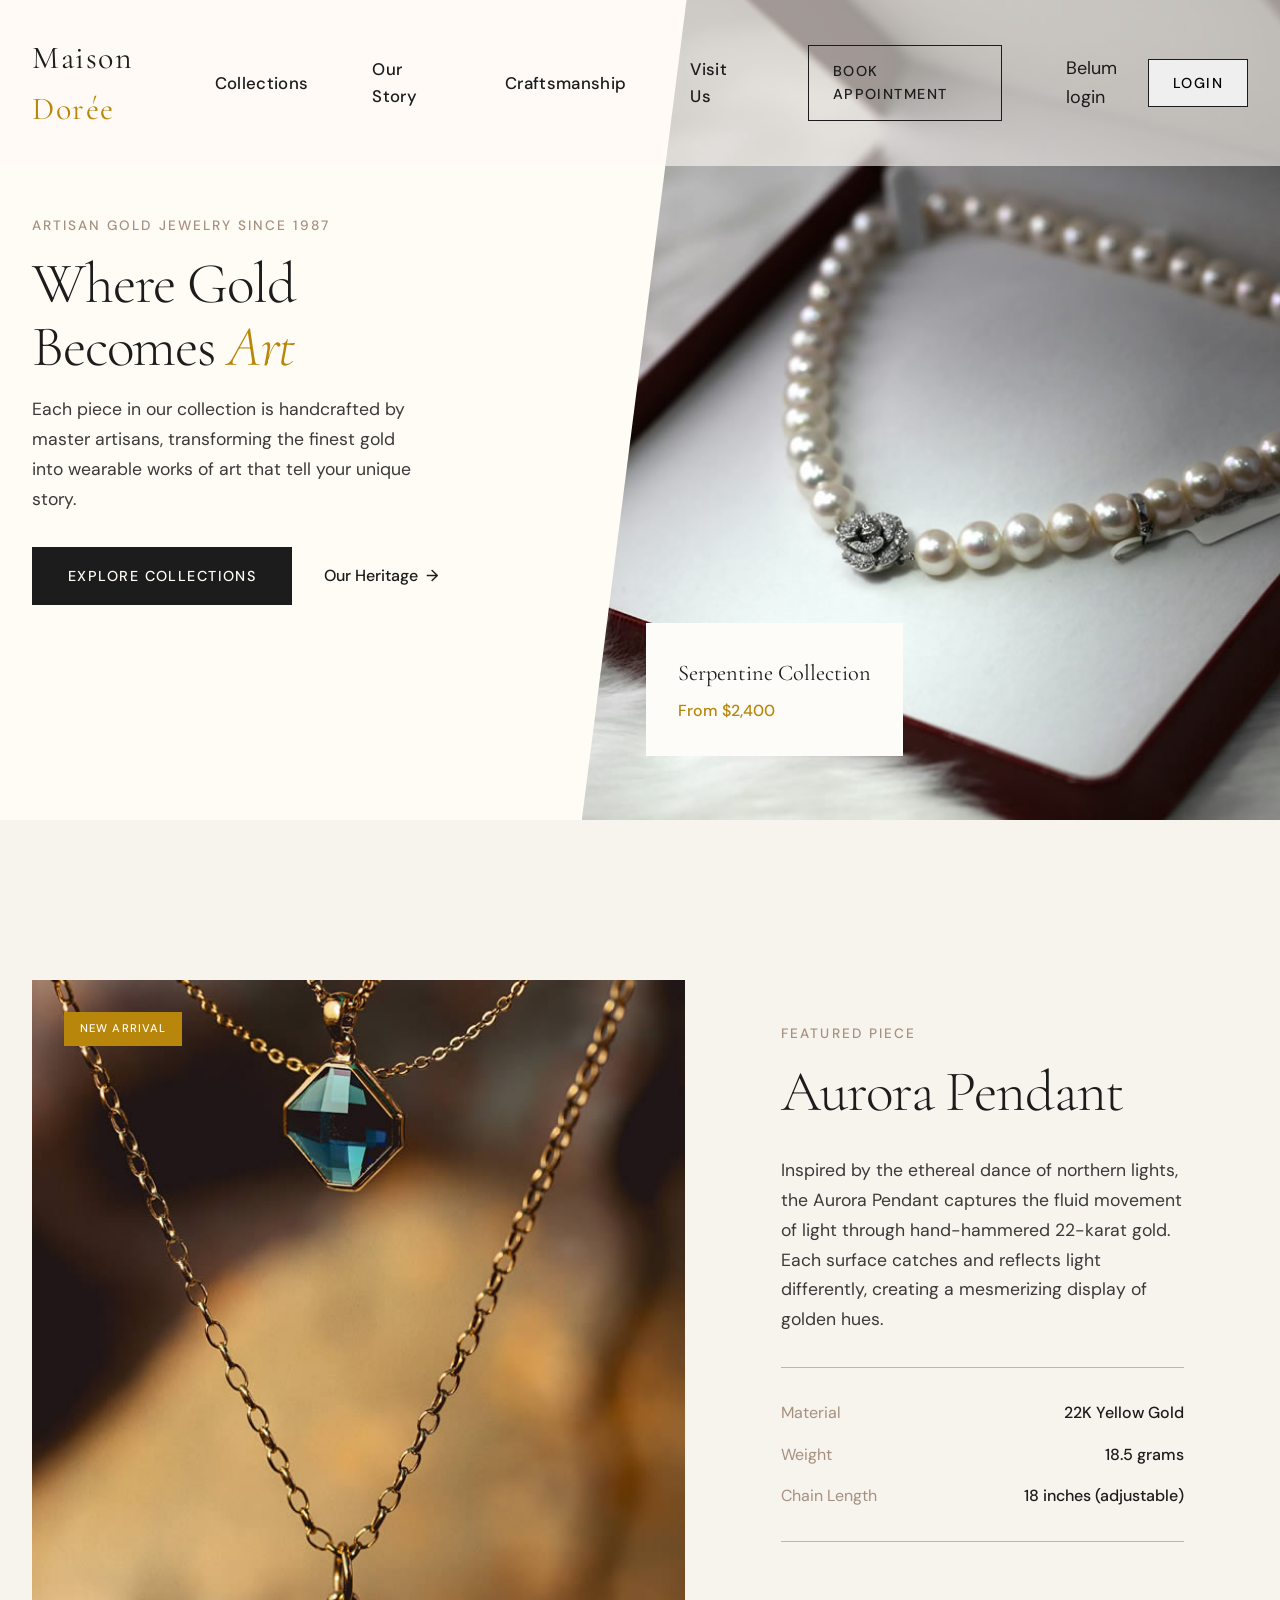
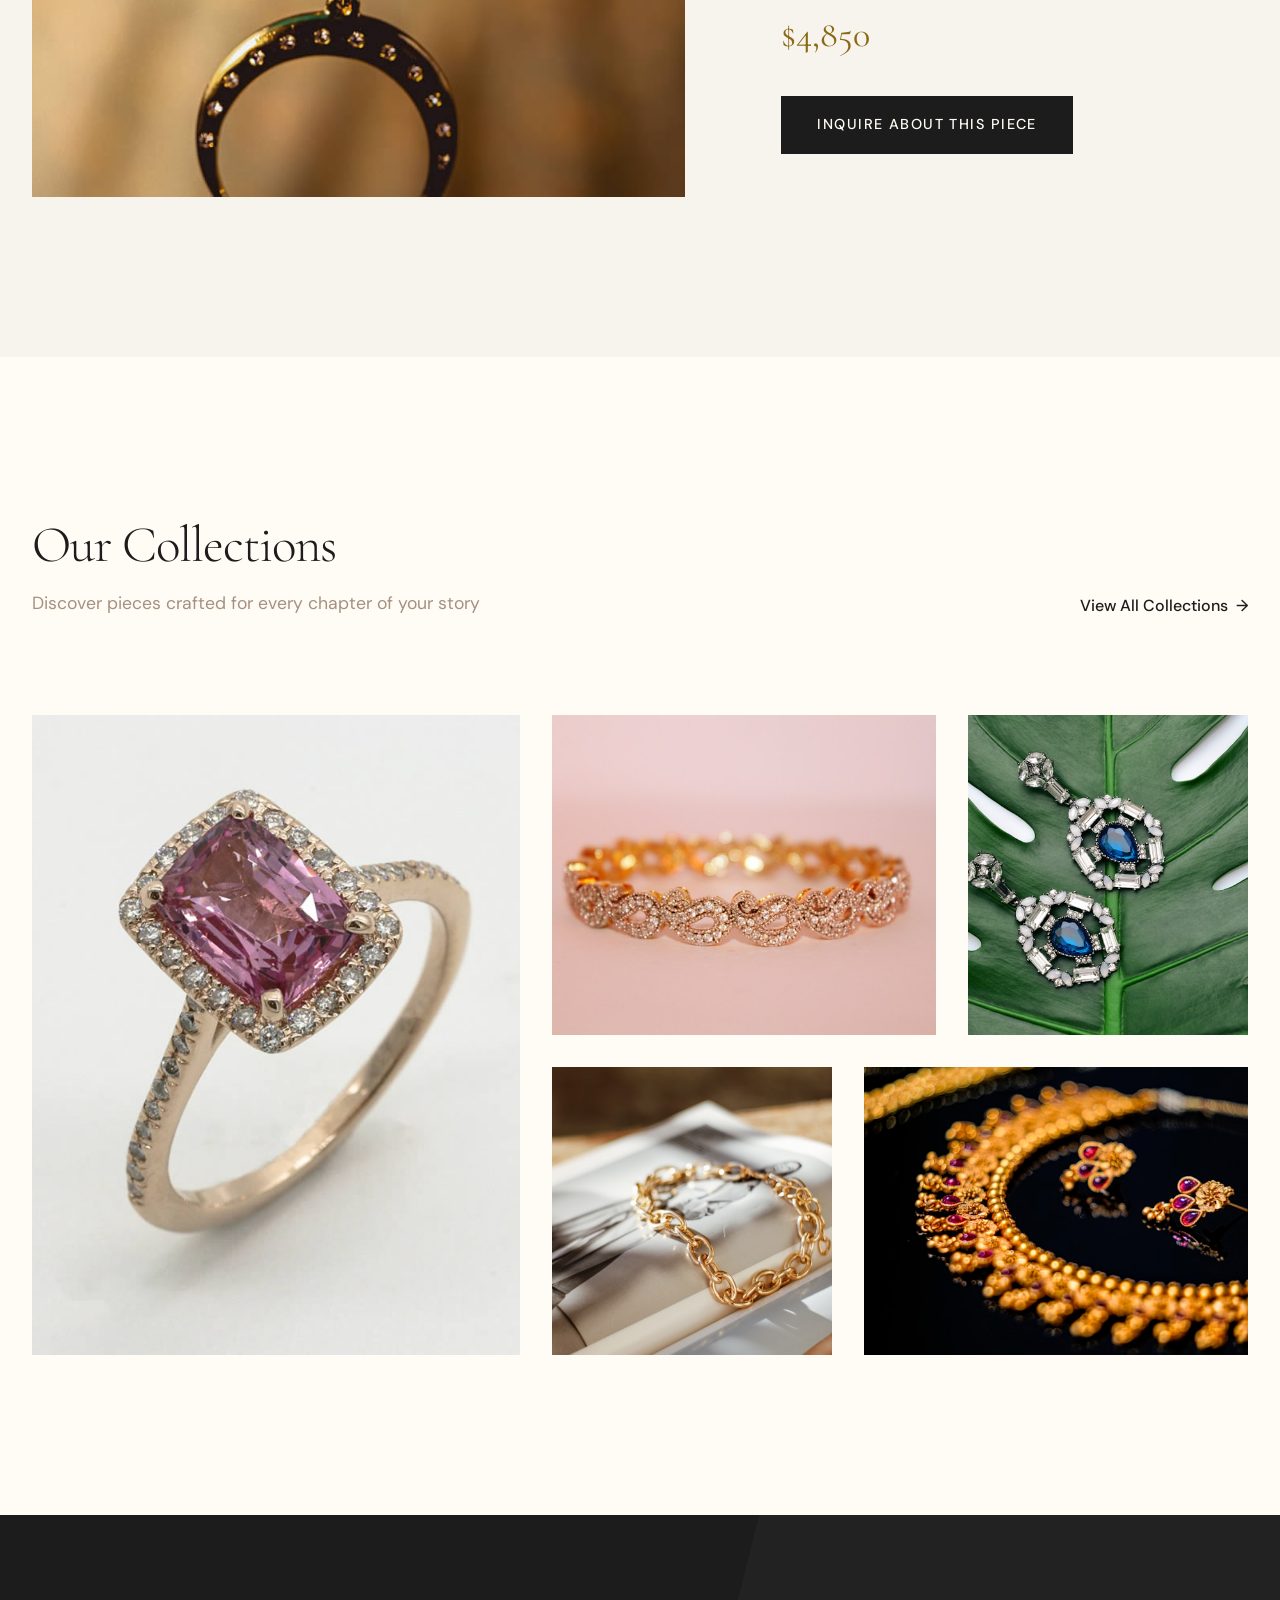
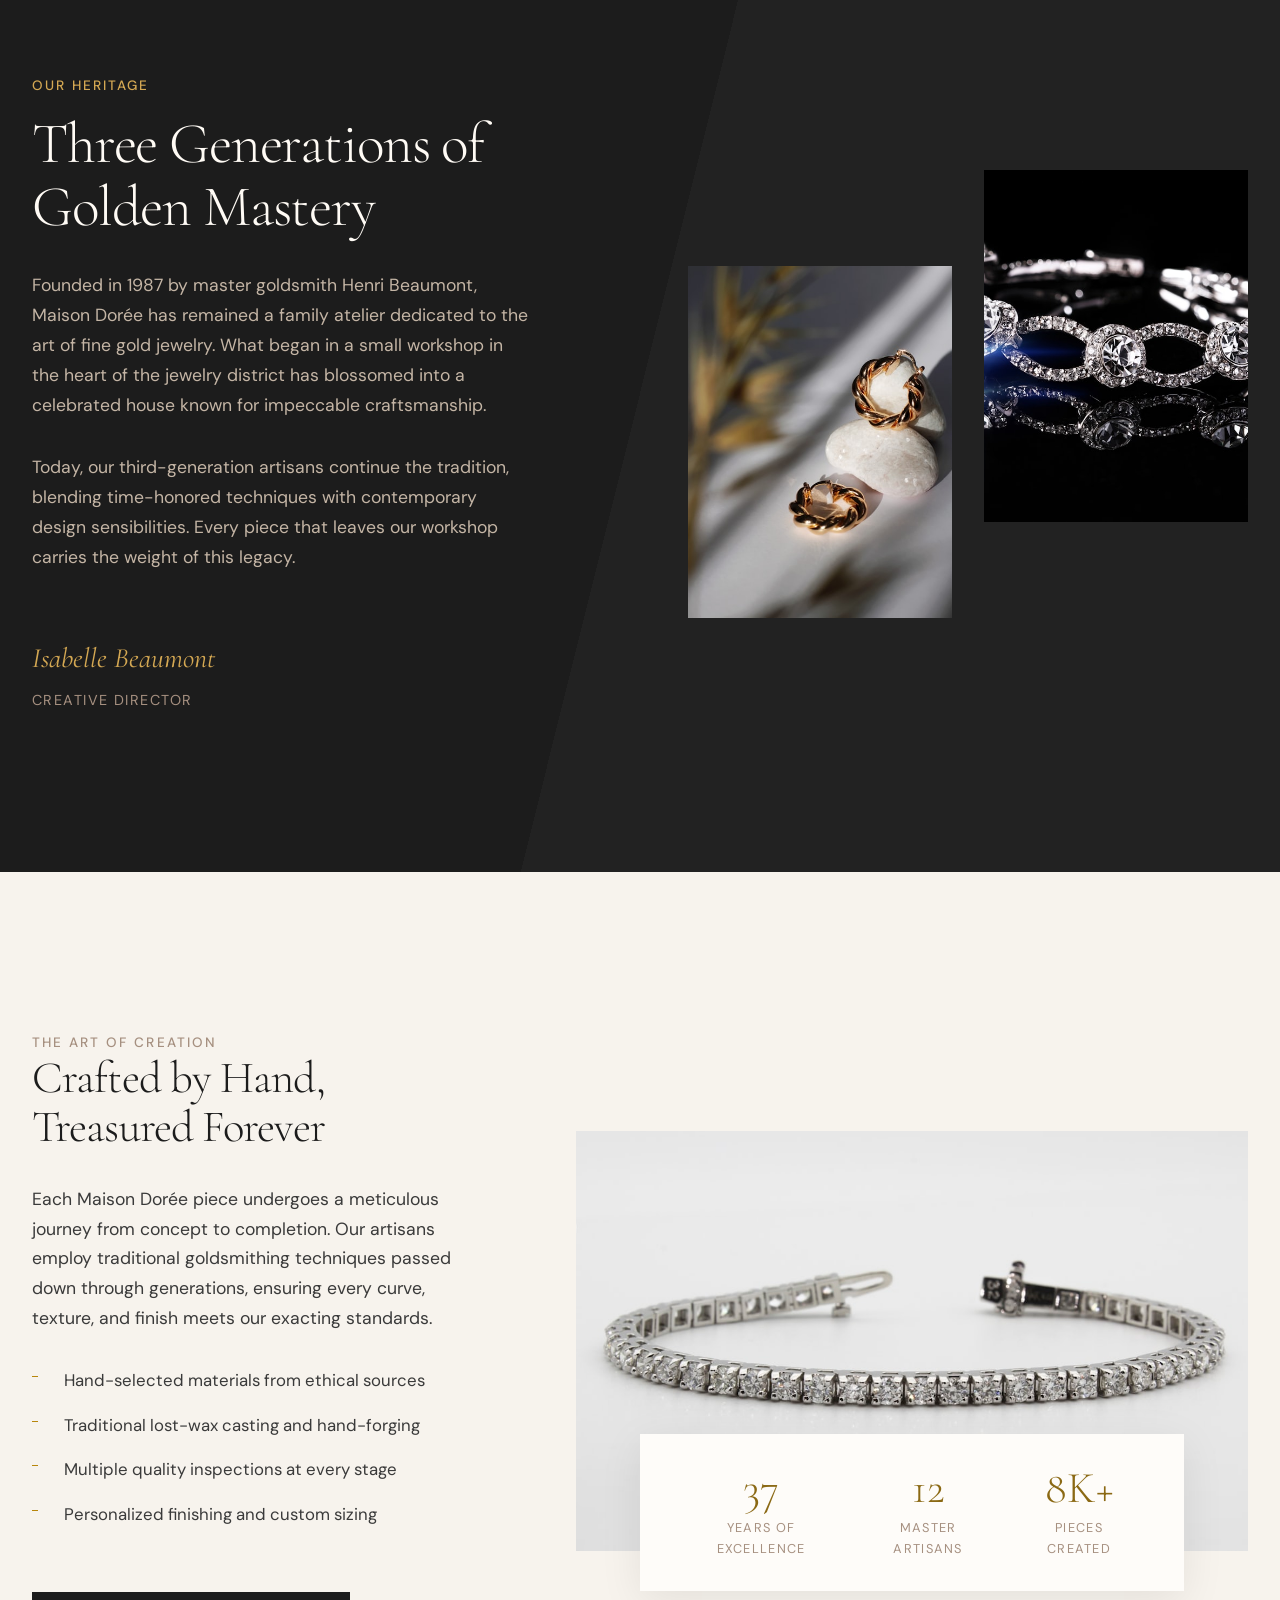
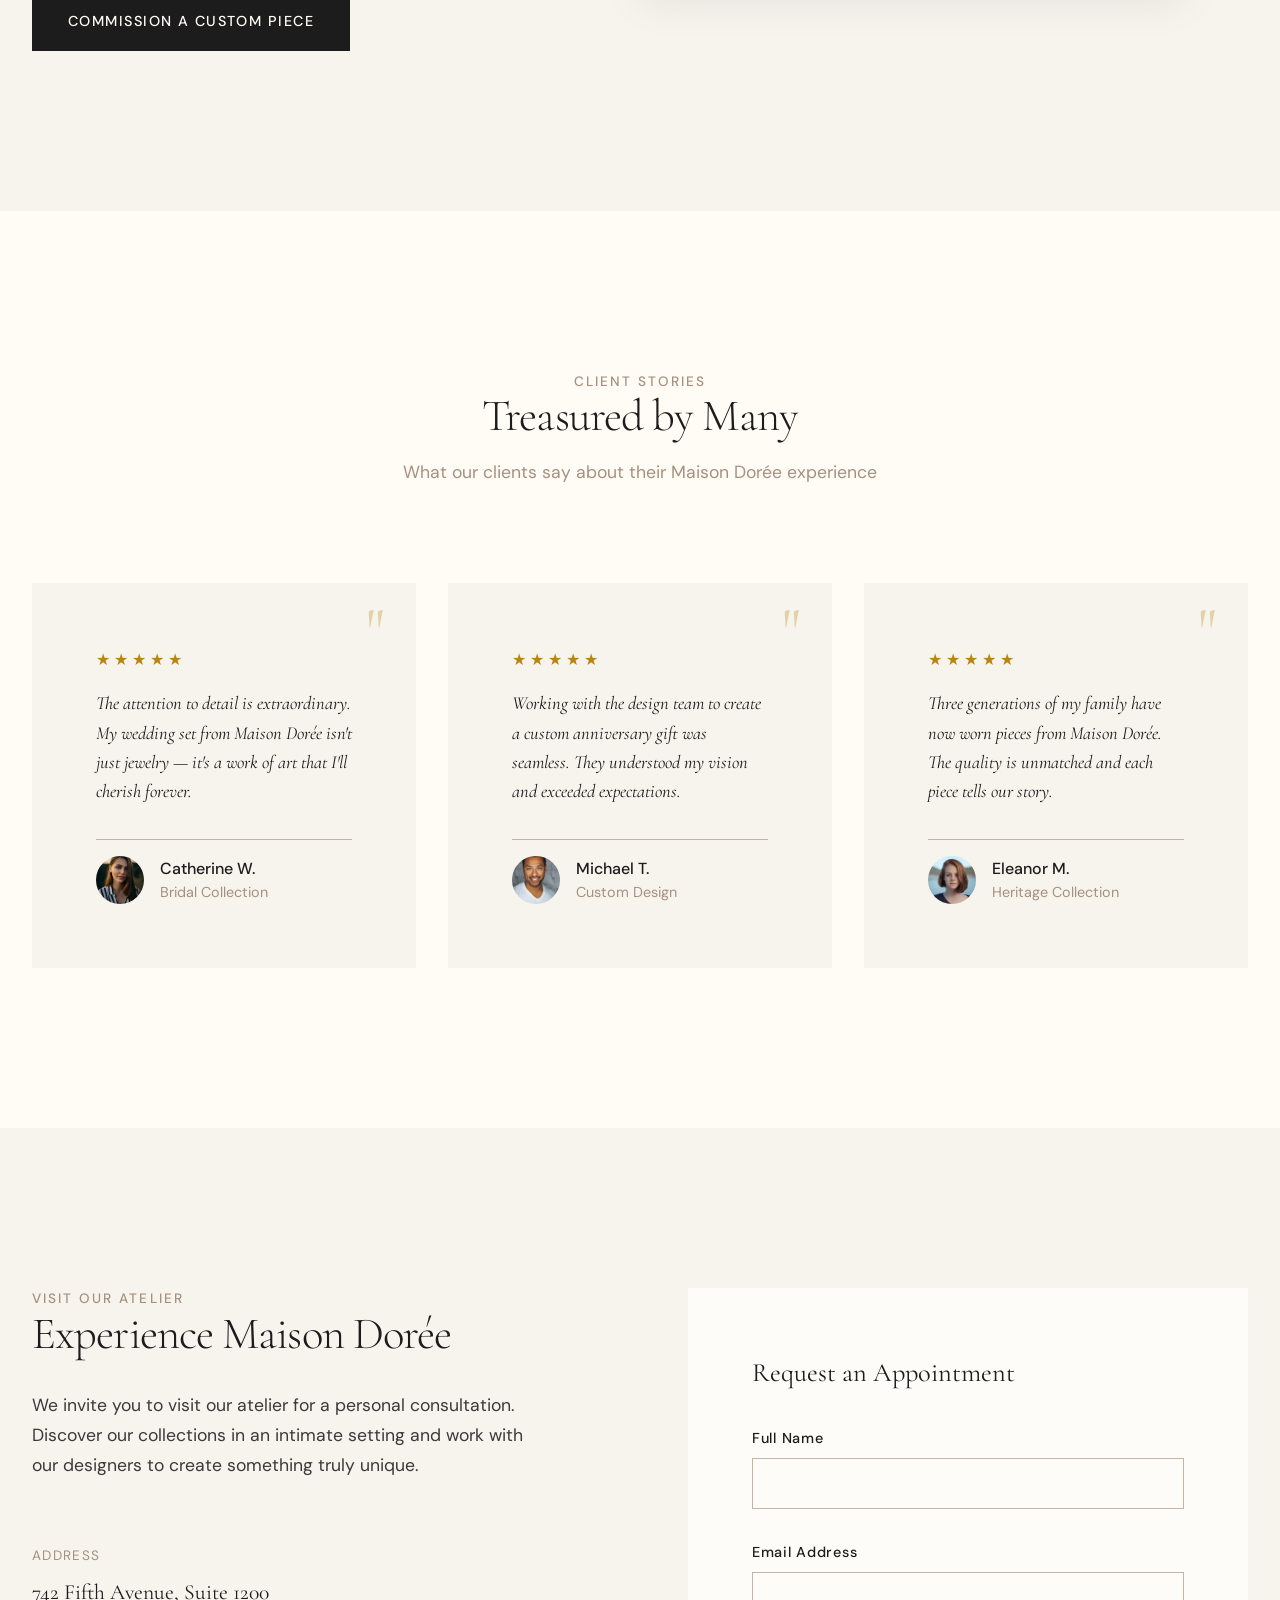
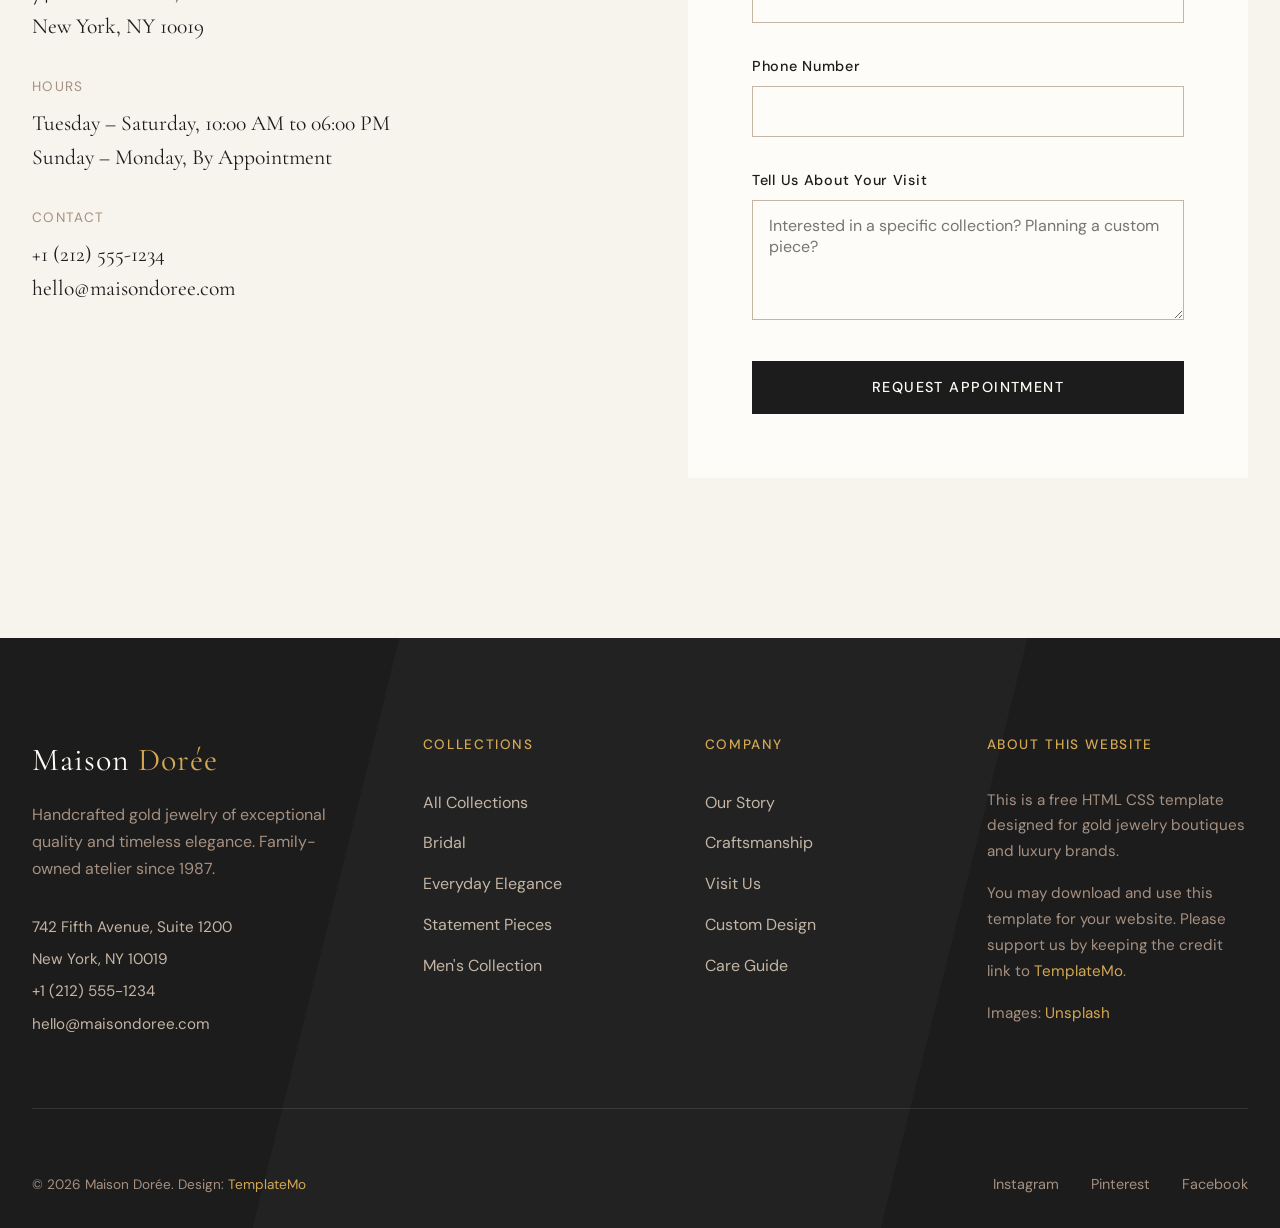
<file: index.html>
<!DOCTYPE html>
<html lang="en">
<head>
    <meta charset="UTF-8">
    <meta name="viewport" content="width=device-width, initial-scale=1.0">
    <title>Maison Dorée — Fine Gold Jewelry</title>
    
    <!-- Google Fonts -->
    <link rel="preconnect" href="https://fonts.googleapis.com">
    <link rel="preconnect" href="https://fonts.gstatic.com" crossorigin>
    <link href="https://fonts.googleapis.com/css2?family=Cormorant+Garamond:ital,wght@0,300;0,400;0,500;0,600;1,300;1,400&family=DM+Sans:ital,wght@0,400;0,500;0,600;1,400&display=swap" rel="stylesheet">
    <link rel="stylesheet" href="templatemo-maison-style.css">
    <!--

TemplateMo 611 Maison Doree

https://templatemo.com/tm-611-maison-doree

-->
</head>
<body>
    <!-- Header -->
    <header class="site-header" id="header">
        <div class="container">
            <div class="header-inner">
                <a href="#" class="logo">Maison <span>Dorée</span></a>
                
                <nav class="nav-main">
                    <a href="#collections">Collections</a>
                    <a href="#story">Our Story</a>
                    <a href="#craftsmanship">Craftsmanship</a>
                    <a href="#contact">Visit Us</a>
                    <a href="#contact" class="nav-cta">Book Appointment</a>
                    <p id="userInfo">Belum login</p>
                </nav>

                <div id="authArea">
                    <button onclick="goLogin()" class="nav-cta">Login</button>
                </div>
                
                <button class="menu-toggle" id="menuToggle" aria-label="Toggle menu">
                    <span></span>
                    <span></span>
                    <span></span>
                </button>
            </div>
        </div>
    </header>
    
    <!-- Mobile Navigation -->
    <div class="mobile-overlay" id="mobileOverlay"></div>
    <nav class="mobile-nav" id="mobileNav">
        <button class="mobile-nav-close" id="mobileNavClose">×</button>
        <ul class="mobile-nav-links">
            <li><a href="#collections">Collections</a></li>
            <li><a href="#story">Our Story</a></li>
            <li><a href="#craftsmanship">Craftsmanship</a></li>
            <li><a href="#contact">Visit Us</a></li>
        </ul>
        <div class="mobile-nav-cta">
            <a href="#contact" class="btn-primary">Book Appointment</a>
        </div>
    </nav>
    
    <!-- Hero Section -->
    <section class="hero">
        <div class="hero-content">
            <p class="text-label hero-tagline">Artisan Gold Jewelry Since 1987</p>
            <h1 class="heading-display hero-title">
                Where Gold<br>Becomes <em>Art</em>
            </h1>
            <p class="text-body hero-description">
                Each piece in our collection is handcrafted by master artisans, 
                transforming the finest gold into wearable works of art that 
                tell your unique story.
            </p>
            <div class="hero-actions">
                <a href="#collections" class="btn-primary">Explore Collections</a>
                <a href="#story" class="btn-text">Our Heritage</a>
            </div>
        </div>
        <div class="hero-image">
            <div class="hero-slide active" data-title="Serpentine Collection" data-price="From $2,400">
                <img src="images/maison-hero-01.jpg" 
                     alt="Serpentine gold jewelry collection">
            </div>
            <div class="hero-slide" data-title="Aurora Pendant" data-price="From $4,850">
                <img src="images/maison-hero-02.jpg" 
                     alt="Aurora gold pendant necklace">
            </div>
            <div class="hero-slide" data-title="Heritage Rings" data-price="From $3,200">
                <img src="images/maison-hero-03.jpg" 
                     alt="Heritage gold ring collection">
            </div>
            <div class="hero-image-overlay">
                <p class="overlay-title" id="heroTitle">Serpentine Collection</p>
                <p class="overlay-price" id="heroPrice">From $2,400</p>
            </div>
        </div>
    </section>
    
    <!-- Featured Piece -->
    <section class="featured-piece">
        <div class="container">
            <div class="featured-grid">
                <div class="featured-image-wrapper">
                    <div class="featured-image">
                        <img src="images/maison-hero-02.jpg" 
                             alt="Handcrafted gold necklace">
                    </div>
                    <div class="featured-badge">New Arrival</div>
                </div>
                <div class="featured-content">
                    <p class="text-label featured-label">Featured Piece</p>
                    <h2 class="heading-display featured-title">
                        Aurora Pendant
                    </h2>
                    <p class="text-body featured-description">
                        Inspired by the ethereal dance of northern lights, 
                        the Aurora Pendant captures the fluid movement of light 
                        through hand-hammered 22-karat gold. Each surface catches 
                        and reflects light differently, creating a mesmerizing 
                        display of golden hues.
                    </p>
                    <div class="featured-details">
                        <div class="detail-row">
                            <span class="detail-label">Material</span>
                            <span class="detail-value">22K Yellow Gold</span>
                        </div>
                        <div class="detail-row">
                            <span class="detail-label">Weight</span>
                            <span class="detail-value">18.5 grams</span>
                        </div>
                        <div class="detail-row">
                            <span class="detail-label">Chain Length</span>
                            <span class="detail-value">18 inches (adjustable)</span>
                        </div>
                    </div>
                    <p class="featured-price">$4,850</p>
                    <a href="#contact" class="btn-primary">Inquire About This Piece</a>
                </div>
            </div>
        </div>
    </section>
    
    <!-- Collections -->
    <section class="collections" id="collections">
        <div class="container">
            <div class="section-header">
                <div class="section-header-left">
                    <h2 class="heading-display section-title">Our Collections</h2>
                    <p class="text-body section-subtitle">
                        Discover pieces crafted for every chapter of your story
                    </p>
                </div>
                <a href="#" class="btn-text">View All Collections</a>
            </div>
            
            <div class="collections-grid">
                <div class="collection-item">
                    <div class="collection-image">
                        <img src="images/maison-hero-03.jpg" 
                             alt="Bridal jewelry collection">
                    </div>
                    <div class="collection-overlay">
                        <h3 class="collection-name">Bridal</h3>
                        <p class="collection-count">24 pieces</p>
                    </div>
                </div>
                
                <div class="collection-item">
                    <div class="collection-image">
                        <img src="images/maison-doree-01.jpg" 
                             alt="Everyday gold jewelry">
                    </div>
                    <div class="collection-overlay">
                        <h3 class="collection-name">Everyday Elegance</h3>
                        <p class="collection-count">36 pieces</p>
                    </div>
                </div>
                
                <div class="collection-item">
                    <div class="collection-image">
                        <img src="images/maison-doree-02.jpg" 
                             alt="Statement gold pieces">
                    </div>
                    <div class="collection-overlay">
                        <h3 class="collection-name">Statement</h3>
                        <p class="collection-count">18 pieces</p>
                    </div>
                </div>
                
                <div class="collection-item">
                    <div class="collection-image">
                        <img src="images/maison-doree-03.jpg" 
                             alt="Heritage collection">
                    </div>
                    <div class="collection-overlay">
                        <h3 class="collection-name">Heritage</h3>
                        <p class="collection-count">12 pieces</p>
                    </div>
                </div>
                
                <div class="collection-item">
                    <div class="collection-image">
                        <img src="images/maison-doree-04.jpg" 
                             alt="Men's gold collection">
                    </div>
                    <div class="collection-overlay">
                        <h3 class="collection-name">Men's Collection</h3>
                        <p class="collection-count">15 pieces</p>
                    </div>
                </div>
            </div>
        </div>
    </section>
    
    <!-- Our Story -->
    <section class="story" id="story">
        <div class="container">
            <div class="story-grid">
                <div class="story-content">
                    <p class="text-label story-label">Our Heritage</p>
                    <h2 class="heading-display story-title">
                        Three Generations of Golden Mastery
                    </h2>
                    <p class="text-body story-text">
                        Founded in 1987 by master goldsmith Henri Beaumont, 
                        Maison Dorée has remained a family atelier dedicated to 
                        the art of fine gold jewelry. What began in a small 
                        workshop in the heart of the jewelry district has 
                        blossomed into a celebrated house known for impeccable 
                        craftsmanship.
                    </p>
                    <p class="text-body story-text">
                        Today, our third-generation artisans continue the 
                        tradition, blending time-honored techniques with 
                        contemporary design sensibilities. Every piece that 
                        leaves our workshop carries the weight of this legacy.
                    </p>
                    <div class="story-signature">
                        <p class="signature-name">Isabelle Beaumont</p>
                        <p class="signature-title">Creative Director</p>
                    </div>
                </div>
                <div class="story-images">
                    <div class="story-image">
                        <img src="images/maison-doree-05.jpg" 
                             alt="Goldsmith at work">
                    </div>
                    <div class="story-image">
                        <img src="images/maison-doree-06.jpg" 
                             alt="Jewelry crafting detail">
                    </div>
                </div>
            </div>
        </div>
    </section>
    
    <!-- Craftsmanship -->
    <section class="craftsmanship" id="craftsmanship">
        <div class="container">
            <div class="craft-grid">
                <div class="craft-content">
                    <p class="text-label">The Art of Creation</p>
                    <h2 class="heading-display craft-title">
                        Crafted by Hand, Treasured Forever
                    </h2>
                    <p class="text-body craft-text">
                        Each Maison Dorée piece undergoes a meticulous journey 
                        from concept to completion. Our artisans employ 
                        traditional goldsmithing techniques passed down through 
                        generations, ensuring every curve, texture, and finish 
                        meets our exacting standards.
                    </p>
                    <ul class="craft-list text-body">
                        <li>Hand-selected materials from ethical sources</li>
                        <li>Traditional lost-wax casting and hand-forging</li>
                        <li>Multiple quality inspections at every stage</li>
                        <li>Personalized finishing and custom sizing</li>
                    </ul>
                    <a href="#contact" class="btn-primary">Commission a Custom Piece</a>
                </div>
                <div class="craft-image-wrapper">
                    <div class="craft-image">
                        <img src="images/maison-doree-07.jpg" 
                             alt="Jewelry craftsmanship workshop">
                    </div>
                    <div class="craft-stats">
                        <div class="stat-item">
                            <p class="stat-number">37</p>
                            <p class="stat-label">Years of Excellence</p>
                        </div>
                        <div class="stat-item">
                            <p class="stat-number">12</p>
                            <p class="stat-label">Master Artisans</p>
                        </div>
                        <div class="stat-item">
                            <p class="stat-number">8K+</p>
                            <p class="stat-label">Pieces Created</p>
                        </div>
                    </div>
                </div>
            </div>
        </div>
    </section>
    
    <!-- Testimonials -->
    <section class="testimonials">
        <div class="container">
            <div class="testimonials-header">
                <p class="text-label">Client Stories</p>
                <h2 class="heading-display testimonials-title">Treasured by Many</h2>
                <p class="text-body testimonials-subtitle">What our clients say about their Maison Dorée experience</p>
            </div>
            
            <div class="testimonials-grid">
                <div class="testimonial-card">
                    <div class="testimonial-stars">
                        <span>★</span><span>★</span><span>★</span><span>★</span><span>★</span>
                    </div>
                    <p class="testimonial-text">
                        The attention to detail is extraordinary. My wedding set from Maison Dorée isn't just jewelry — it's a work of art that I'll cherish forever.
                    </p>
                    <div class="testimonial-author">
                        <div class="testimonial-avatar">
                            <img src="images/avatar-01.jpg" alt="Catherine W.">
                        </div>
                        <div class="testimonial-info">
                            <p class="testimonial-name">Catherine W.</p>
                            <p class="testimonial-detail">Bridal Collection</p>
                        </div>
                    </div>
                </div>
                
                <div class="testimonial-card">
                    <div class="testimonial-stars">
                        <span>★</span><span>★</span><span>★</span><span>★</span><span>★</span>
                    </div>
                    <p class="testimonial-text">
                        Working with the design team to create a custom anniversary gift was seamless. They understood my vision and exceeded expectations.
                    </p>
                    <div class="testimonial-author">
                        <div class="testimonial-avatar">
                            <img src="images/avatar-02.jpg" alt="Michael T.">
                        </div>
                        <div class="testimonial-info">
                            <p class="testimonial-name">Michael T.</p>
                            <p class="testimonial-detail">Custom Design</p>
                        </div>
                    </div>
                </div>
                
                <div class="testimonial-card">
                    <div class="testimonial-stars">
                        <span>★</span><span>★</span><span>★</span><span>★</span><span>★</span>
                    </div>
                    <p class="testimonial-text">
                        Three generations of my family have now worn pieces from Maison Dorée. The quality is unmatched and each piece tells our story.
                    </p>
                    <div class="testimonial-author">
                        <div class="testimonial-avatar">
                            <img src="images/avatar-03.jpg" alt="Eleanor M.">
                        </div>
                        <div class="testimonial-info">
                            <p class="testimonial-name">Eleanor M.</p>
                            <p class="testimonial-detail">Heritage Collection</p>
                        </div>
                    </div>
                </div>
            </div>
        </div>
    </section>
    
    <!-- Contact -->
    <section class="contact" id="contact">
        <div class="container">
            <div class="contact-grid">
                <div class="contact-content">
                    <p class="text-label">Visit Our Atelier</p>
                    <h2 class="heading-display contact-title">
                        Experience Maison Dorée
                    </h2>
                    <p class="text-body contact-text">
                        We invite you to visit our atelier for a personal 
                        consultation. Discover our collections in an intimate 
                        setting and work with our designers to create something 
                        truly unique.
                    </p>
                    
                    <div class="contact-details">
                        <div class="contact-item">
                            <p class="contact-item-label">Address</p>
                            <p class="contact-item-value">
                                742 Fifth Avenue, Suite 1200<br>
                                New York, NY 10019
                            </p>
                        </div>
                        <div class="contact-item">
                            <p class="contact-item-label">Hours</p>
                            <p class="contact-item-value">
                                Tuesday – Saturday, 10:00 AM to 06:00 PM<br>
                                Sunday – Monday, By Appointment
                            </p>
                        </div>
                        <div class="contact-item">
                            <p class="contact-item-label">Contact</p>
                            <p class="contact-item-value">
                                <a href="tel:+12125551234">+1 (212) 555-1234</a><br>
                                <a href="mailto:hello@maisondoree.com">hello@maisondoree.com</a>
                            </p>
                        </div>
                    </div>
                </div>
                
                <div class="contact-form-wrapper">
                    <h3 class="form-title">Request an Appointment</h3>
                    <form id="appointmentForm">
                        <div class="form-group">
                            <label class="form-label" for="name">Full Name</label>
                            <input type="text" id="name" name="name" class="form-input" required>
                        </div>
                        <div class="form-group">
                            <label class="form-label" for="email">Email Address</label>
                            <input type="email" id="email" name="email" class="form-input" required>
                        </div>
                        <div class="form-group">
                            <label class="form-label" for="phone">Phone Number</label>
                            <input type="tel" id="phone" name="phone" class="form-input">
                        </div>
                        <div class="form-group">
                            <label class="form-label" for="message">Tell Us About Your Visit</label>
                            <textarea id="message" name="message" class="form-textarea" 
                                placeholder="Interested in a specific collection? Planning a custom piece?"></textarea>
                        </div>
                        <button type="submit" class="form-submit">Request Appointment</button>
                    </form>
                </div>
            </div>
        </div>
    </section>
    
    <!-- Footer -->
    <footer class="site-footer">
        <div class="container">
            <div class="footer-grid">
                <!-- Column 1: Brand & Contact -->
                <div class="footer-brand">
                    <p class="footer-logo">Maison <span>Dorée</span></p>
                    <p class="footer-tagline">
                        Handcrafted gold jewelry of exceptional quality and timeless elegance. Family-owned atelier since 1987.
                    </p>
                    <div class="footer-contact-info">
                        <p>742 Fifth Avenue, Suite 1200</p>
                        <p>New York, NY 10019</p>
                        <p><a href="tel:+12125551234">+1 (212) 555-1234</a></p>
                        <p><a href="mailto:hello@maisondoree.com">hello@maisondoree.com</a></p>
                    </div>
                </div>
                
                <!-- Column 2: Quick Links -->
                <div class="footer-column">
                    <h4 class="footer-column-title">Collections</h4>
                    <ul class="footer-links">
                        <li><a href="#collections">All Collections</a></li>
                        <li><a href="#">Bridal</a></li>
                        <li><a href="#">Everyday Elegance</a></li>
                        <li><a href="#">Statement Pieces</a></li>
                        <li><a href="#">Men's Collection</a></li>
                    </ul>
                </div>
                
                <!-- Column 3: Company -->
                <div class="footer-column">
                    <h4 class="footer-column-title">Company</h4>
                    <ul class="footer-links">
                        <li><a href="#story">Our Story</a></li>
                        <li><a href="#craftsmanship">Craftsmanship</a></li>
                        <li><a href="#contact">Visit Us</a></li>
                        <li><a href="#">Custom Design</a></li>
                        <li><a href="#">Care Guide</a></li>
                    </ul>
                </div>
                
                <!-- Column 4: About This Website -->
                <div class="footer-column footer-about">
                    <h4 class="footer-column-title">About This Website</h4>
                    <p>
                        This is a free HTML CSS template designed for gold jewelry boutiques and luxury brands.
                    </p>
                    <p>
                        You may download and use this template for your website. Please support us by keeping the credit link to <a href="https://templatemo.com" target="_blank">TemplateMo</a>.
                    </p>
                    <p>
                        Images: <a href="https://unsplash.com" target="_blank">Unsplash</a>
                    </p>
                </div>
            </div>
            
            <!-- Footer Bottom -->
            <div class="footer-bottom">
                <p class="footer-copyright">© 2026 Maison Dorée. Design: <a href="https://templatemo.com" target="_blank" rel="nofollow">TemplateMo</a></p>
                <div class="footer-social">
                    <a href="#">Instagram</a>
                    <a href="#">Pinterest</a>
                    <a href="#">Facebook</a>
                </div>
            </div>
        </div>
    </footer>
    <script src="templatemo-maison-doree.js"></script>
    <script src="login/js/welcome.js"></script>

    <script>
        // 1. Periksa apakah user sudah berhasil login
        var status = localStorage.getItem("statusLogin");
        var nama = localStorage.getItem("namaUser");

        // 2. Ambil elemen teks info dan area tombol dari HTML atas Anda
        var userInfo = document.getElementById("userInfo");
        var authArea = document.getElementById("authArea");

        if (status === "sukses") {
            // Ubah teks "Belum login" menjadi nama user yang masuk
            if (userInfo) {
                userInfo.innerText = "Halo, " + nama;
            }

            // Mengubah tombol Login di authArea menjadi tombol Logout
            if (authArea) {
                authArea.innerHTML = '<button id="tombolLogoutNav" class="nav-cta" style="background-color: #d9534f;">Logout</button>';
                
                // Berikan fungsi klik pada tombol Logout baru tersebut
                document.getElementById("tombolLogoutNav").addEventListener("click", function() {
                    localStorage.clear(); // Hapus memori login di browser
                    window.location.reload(); // Muat ulang halaman agar kembali ke setelan awal
                });
            }
        }
    </script>
</body>
</html>
</file>
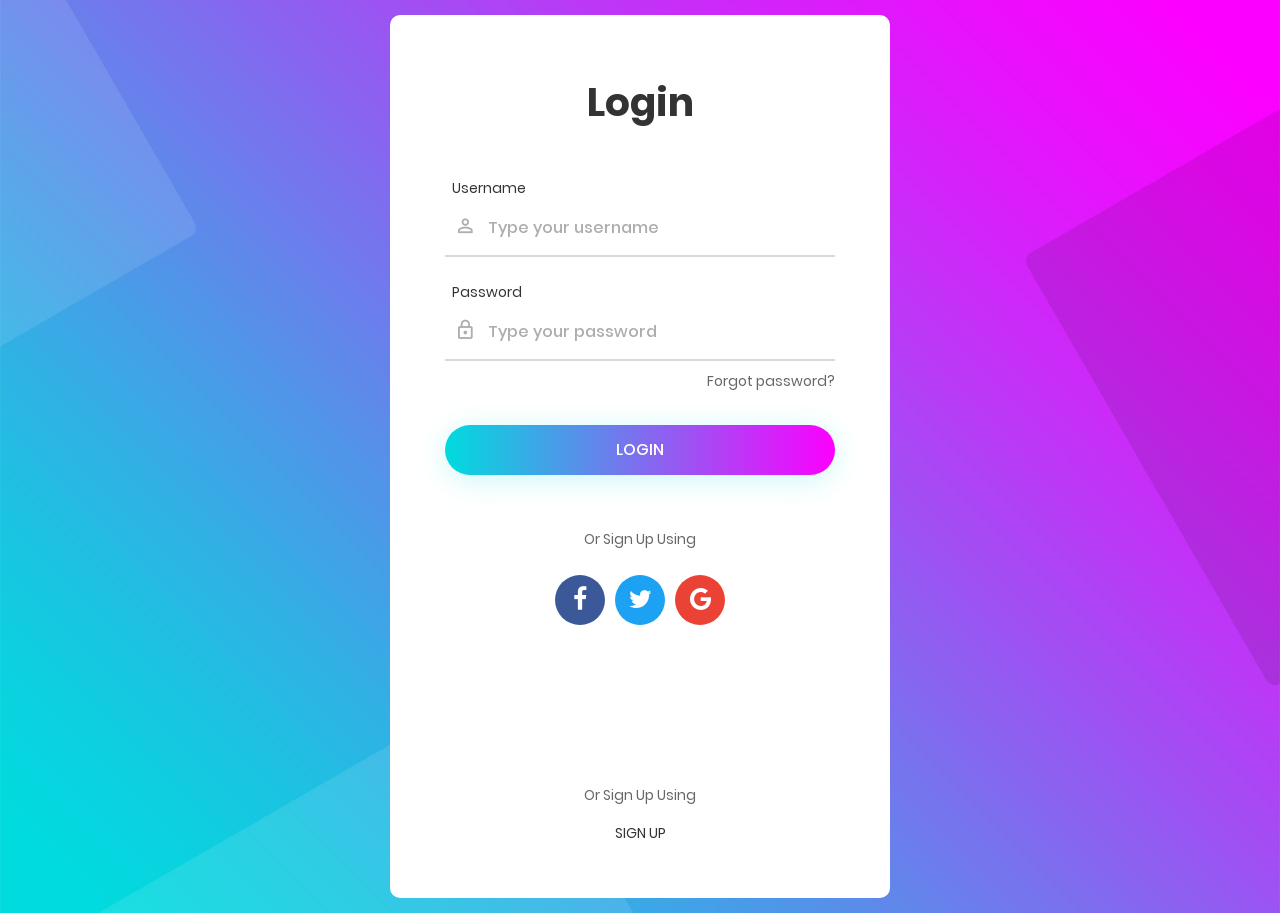
<file: login/index.html>
<!DOCTYPE html>
<html lang="en">
<head>
	<title>Login V4</title>
	<meta charset="UTF-8">
	<meta name="viewport" content="width=device-width, initial-scale=1">
<!--===============================================================================================-->	
	<link rel="icon" type="image/png" href="images/icons/favicon.ico"/>
<!--===============================================================================================-->
	<link rel="stylesheet" type="text/css" href="vendor/bootstrap/css/bootstrap.min.css">
<!--===============================================================================================-->
	<link rel="stylesheet" type="text/css" href="fonts/font-awesome-4.7.0/css/font-awesome.min.css">
<!--===============================================================================================-->
	<link rel="stylesheet" type="text/css" href="fonts/iconic/css/material-design-iconic-font.min.css">
<!--===============================================================================================-->
	<link rel="stylesheet" type="text/css" href="vendor/animate/animate.css">
<!--===============================================================================================-->	
	<link rel="stylesheet" type="text/css" href="vendor/css-hamburgers/hamburgers.min.css">
<!--===============================================================================================-->
	<link rel="stylesheet" type="text/css" href="vendor/animsition/css/animsition.min.css">
<!--===============================================================================================-->
	<link rel="stylesheet" type="text/css" href="vendor/select2/select2.min.css">
<!--===============================================================================================-->	
	<link rel="stylesheet" type="text/css" href="vendor/daterangepicker/daterangepicker.css">
<!--===============================================================================================-->
	<link rel="stylesheet" type="text/css" href="css/util.css">
	<link rel="stylesheet" type="text/css" href="css/main.css">
<!--===============================================================================================-->
</head>
<body>
	
	<div class="limiter">
		<div class="container-login100" style="background-image: url('images/bg-01.jpg');">
			<div class="wrap-login100 p-l-55 p-r-55 p-t-65 p-b-54">
				<form id="loginForm" class="login100-form validate-form">
					<span class="login100-form-title p-b-49">
						Login
					</span>

					<div class="wrap-input100 validate-input m-b-23" data-validate = "Username is reauired">
						<span class="label-input100">Username</span>
						<input id="username" class="input100" type="text" name="username" placeholder="Type your username">
						<span class="focus-input100" data-symbol="&#xf206;"></span>
					</div>

					<div class="wrap-input100 validate-input" data-validate="Password is required">
						<span class="label-input100">Password</span>
						<input id="password" class="input100" type="password" name="pass" placeholder="Type your password">
						<span class="focus-input100" data-symbol="&#xf190;"></span>
					</div>
					
					<div class="text-right p-t-8 p-b-31">
						<a href="#">
							Forgot password?
						</a>
					</div>
					
					<div class="container-login100-form-btn">
						<div class="wrap-login100-form-btn">
							<div class="login100-form-bgbtn"></div>
							<button class="login100-form-btn">
								Login
							</button>
						</div>
					</div>

					<div class="txt1 text-center p-t-54 p-b-20">
						<span>
							Or Sign Up Using
						</span>
					</div>

					<div class="flex-c-m">
						<a href="#" class="login100-social-item bg1">
							<i class="fa fa-facebook"></i>
						</a>

						<a href="#" class="login100-social-item bg2">
							<i class="fa fa-twitter"></i>
						</a>

						<a href="#" class="login100-social-item bg3">
							<i class="fa fa-google"></i>
						</a>
					</div>

					<div class="flex-col-c p-t-155">
						<span class="txt1 p-b-17">
							Or Sign Up Using
						</span>

						<a href="#" class="txt2">
							Sign Up
						</a>
					</div>
				</form>
			</div>
		</div>
	</div>
	

	<div id="dropDownSelect1"></div>
	
<!--===============================================================================================-->
	<script src="vendor/jquery/jquery-3.2.1.min.js"></script>
<!--===============================================================================================-->
	<script src="vendor/animsition/js/animsition.min.js"></script>
<!--===============================================================================================-->
	<script src="vendor/bootstrap/js/popper.js"></script>
	<script src="vendor/bootstrap/js/bootstrap.min.js"></script>
<!--===============================================================================================-->
	<script src="vendor/select2/select2.min.js"></script>
<!--===============================================================================================-->
	<script src="vendor/daterangepicker/moment.min.js"></script>
	<script src="vendor/daterangepicker/daterangepicker.js"></script>
<!--===============================================================================================-->
	<script src="vendor/countdowntime/countdowntime.js"></script>
<!--===============================================================================================-->
	<script src="js/main.js"></script>

	<div id="alertnya" class="alert" style="display: none;"></div>
    <script src="js/login.js"></script>

</body>
</html>
</file>
<file: templatemo-maison-style.css>
@charset "utf-8";
/* 

CSS Document 

TemplateMo 611 Maison Doree

https://templatemo.com/tm-611-maison-doree

*/

:root {
	--color-cream: #FFFBF5;
	--color-ivory: #F7F3ED;
	--color-warm-white: #FEFCF9;
	--color-gold: #B8860B;
	--color-gold-light: #D4A853;
	--color-gold-dark: #8B6914;
	--color-charcoal: #1C1C1C;
	--color-charcoal-soft: #3A3A3A;
	--color-taupe: #A69080;
	--color-taupe-light: #C4B5A5;

	--font-display: 'Cormorant Garamond', Georgia, serif;
	--font-body: 'DM Sans', -apple-system, sans-serif;

	--space-xs: 0.5rem;
	--space-sm: 1rem;
	--space-md: 2rem;
	--space-lg: 4rem;
	--space-xl: 6rem;
	--space-2xl: 10rem;
}

*,
*::before,
*::after {
	margin: 0;
	padding: 0;
	box-sizing: border-box;
}

html {
	scroll-behavior: smooth;
}

body {
	font-family: var(--font-body);
	font-size: 18px;
	line-height: 1.6;
	color: var(--color-charcoal);
	background-color: var(--color-cream);
	-webkit-font-smoothing: antialiased;
}

img {
	max-width: 100%;
	height: auto;
	display: block;
}

a {
	color: inherit;
	text-decoration: none;
}

/* Typography */
.heading-display {
	font-family: var(--font-display);
	font-weight: 300;
	line-height: 1.1;
	letter-spacing: -0.02em;
}

.heading-editorial {
	font-family: var(--font-display);
	font-weight: 400;
	font-style: italic;
	line-height: 1.2;
}

.text-label {
	font-family: var(--font-body);
	font-size: 0.85rem;
	font-weight: 500;
	letter-spacing: 0.15em;
	text-transform: uppercase;
	color: var(--color-taupe);
}

.text-body {
	font-family: var(--font-body);
	font-size: 1.1rem;
	line-height: 1.7;
	color: var(--color-charcoal-soft);
}

/* Layout Utilities */
.container {
	width: 100%;
	max-width: 1400px;
	margin: 0 auto;
	padding: 0 var(--space-md);
}

.container--narrow {
	max-width: 900px;
}

.container--wide {
	max-width: 1600px;
}

/* ========================================
           HEADER / NAVIGATION
        ======================================== */
.site-header {
	position: fixed;
	top: 0;
	left: 0;
	right: 0;
	z-index: 1000;
	padding: var(--space-md) 0;
	transition: background 0.4s ease, padding 0.4s ease;
}

.site-header::before {
	content: '';
	position: absolute;
	top: 0;
	left: 0;
	right: 0;
	bottom: 0;
	background-color: rgba(255, 251, 245, 0.6);
	z-index: -1;
}

.site-header.scrolled {
	background: rgba(255, 251, 245, 0.98);
	backdrop-filter: blur(10px);
	padding: var(--space-sm) 0;
	box-shadow: 0 1px 0 rgba(0, 0, 0, 0.05);
}

.site-header.scrolled::before {
	display: none;
}

.header-inner {
	display: flex;
	align-items: center;
	justify-content: space-between;
}

.logo {
	font-family: var(--font-display);
	font-size: 2rem;
	font-weight: 400;
	letter-spacing: 0.05em;
}

.logo span {
	color: var(--color-gold);
}

.nav-main {
	display: flex;
	align-items: center;
	gap: var(--space-lg);
}

.nav-main a:not(.nav-cta) {
	font-family: var(--font-body);
	font-size: 1.05rem;
	font-weight: 500;
	letter-spacing: 0.02em;
	position: relative;
	padding: var(--space-xs) 0;
	transition: color 0.3s ease;
}

.nav-main a:not(.nav-cta):hover {
	color: var(--color-gold);
}

.nav-cta {
	font-family: var(--font-body);
	font-size: 0.9rem;
	font-weight: 500;
	letter-spacing: 0.1em;
	text-transform: uppercase;
	padding: 0.875rem 1.5rem;
	border: 1px solid var(--color-charcoal);
	transition: all 0.3s ease;
}

.nav-cta:hover {
	background-color: var(--color-charcoal);
	color: var(--color-cream);
}

/* Mobile Menu Toggle */
.menu-toggle {
	display: none;
	flex-direction: column;
	gap: 5px;
	background: none;
	border: none;
	cursor: pointer;
	padding: 10px;
}

.menu-toggle span {
	display: block;
	width: 24px;
	height: 1.5px;
	background-color: var(--color-charcoal);
	transition: all 0.3s ease;
}

/* ========================================
           HERO SECTION
        ======================================== */
.hero {
	min-height: 600px;
	max-height: 820px;
	height: 100vh;
	display: grid;
	grid-template-columns: 1fr 1.2fr;
	background-color: var(--color-cream);
	overflow: hidden;
}

.hero-content {
	display: flex;
	flex-direction: column;
	justify-content: center;
	padding: var(--space-md) var(--space-lg);
	padding-left: max(var(--space-md), calc((100vw - 1400px) / 2 + var(--space-md)));
}

.hero-tagline {
	margin-bottom: var(--space-sm);
	opacity: 0;
	transform: translateY(20px);
	animation: fadeUp 0.8s ease forwards;
	animation-delay: 0.3s;
}

.hero-title {
	font-size: clamp(2.5rem, 4.5vw, 4rem);
	margin-bottom: var(--space-sm);
	opacity: 0;
	transform: translateY(30px);
	animation: fadeUp 0.8s ease forwards;
	animation-delay: 0.5s;
}

.hero-title em {
	font-style: italic;
	color: var(--color-gold);
}

.hero-description {
	max-width: 380px;
	margin-bottom: var(--space-md);
	opacity: 0;
	transform: translateY(20px);
	animation: fadeUp 0.8s ease forwards;
	animation-delay: 0.7s;
}

.hero-actions {
	display: flex;
	align-items: center;
	gap: var(--space-md);
	opacity: 0;
	transform: translateY(20px);
	animation: fadeUp 0.8s ease forwards;
	animation-delay: 0.9s;
}

.btn-primary {
	display: inline-flex;
	align-items: center;
	gap: var(--space-sm);
	font-family: var(--font-body);
	font-size: 0.9rem;
	font-weight: 500;
	letter-spacing: 0.1em;
	text-transform: uppercase;
	padding: 1.1rem 2.25rem;
	background-color: var(--color-charcoal);
	color: var(--color-cream);
	border: none;
	cursor: pointer;
	transition: all 0.3s ease;
}

.btn-primary:hover {
	background-color: var(--color-gold-dark);
}

.btn-text {
	font-family: var(--font-body);
	font-size: 1rem;
	font-weight: 500;
	color: var(--color-charcoal);
	position: relative;
}

.btn-text::after {
	content: '→';
	margin-left: 0.5rem;
	transition: margin-left 0.3s ease;
}

.btn-text:hover::after {
	margin-left: 0.75rem;
}

.hero-image {
	position: relative;
	overflow: hidden;
	clip-path: polygon(15% 0, 100% 0, 100% 100%, 0 100%);
}

.hero-slide {
	position: absolute;
	inset: 0;
	opacity: 0;
	transition: opacity 1s ease-in-out;
}

.hero-slide.active {
	opacity: 1;
}

.hero-slide img {
	width: 100%;
	height: 100%;
	object-fit: cover;
}

.hero-image-overlay {
	position: absolute;
	bottom: var(--space-lg);
	left: var(--space-lg);
	background-color: var(--color-warm-white);
	padding: var(--space-md);
	max-width: 280px;
	z-index: 10;
	opacity: 0;
	transform: translateY(20px);
	animation: fadeUp 0.8s ease forwards;
	animation-delay: 1.1s;
}

.overlay-title {
	font-family: var(--font-display);
	font-size: 1.4rem;
	font-weight: 400;
	margin-bottom: var(--space-xs);
	transition: opacity 0.5s ease;
}

.overlay-price {
	font-family: var(--font-body);
	font-size: 1rem;
	color: var(--color-gold);
	font-weight: 500;
	transition: opacity 0.5s ease;
}

@keyframes fadeUp {
	to {
		opacity: 1;
		transform: translateY(0);
	}
}

/* ========================================
           FEATURED PIECE SECTION
        ======================================== */
.featured-piece {
	padding: var(--space-2xl) 0;
	background-color: var(--color-ivory);
}

.featured-grid {
	display: grid;
	grid-template-columns: 1.4fr 1fr;
	gap: var(--space-xl);
	align-items: center;
}

.featured-image-wrapper {
	position: relative;
}

.featured-image {
	aspect-ratio: 4/5;
	overflow: hidden;
}

.featured-image img {
	width: 100%;
	height: 100%;
	object-fit: cover;
	transition: transform 0.8s ease;
}

.featured-image-wrapper:hover .featured-image img {
	transform: scale(1.03);
}

.featured-badge {
	position: absolute;
	top: var(--space-md);
	left: var(--space-md);
	background-color: var(--color-gold);
	color: var(--color-cream);
	font-family: var(--font-body);
	font-size: 0.7rem;
	font-weight: 500;
	letter-spacing: 0.1em;
	text-transform: uppercase;
	padding: 0.5rem 1rem;
}

.featured-content {
	padding-right: var(--space-lg);
}

.featured-label {
	margin-bottom: var(--space-sm);
}

.featured-title {
	font-size: clamp(2.75rem, 4.5vw, 4rem);
	margin-bottom: var(--space-md);
}

.featured-description {
	margin-bottom: var(--space-md);
}

.featured-details {
	display: flex;
	flex-direction: column;
	gap: var(--space-sm);
	margin-bottom: var(--space-lg);
	padding: var(--space-md) 0;
	border-top: 1px solid var(--color-taupe-light);
	border-bottom: 1px solid var(--color-taupe-light);
}

.detail-row {
	display: flex;
	justify-content: space-between;
	font-size: 1rem;
}

.detail-label {
	color: var(--color-taupe);
}

.detail-value {
	font-weight: 500;
}

.featured-price {
	font-family: var(--font-display);
	font-size: 2.25rem;
	font-weight: 400;
	color: var(--color-gold-dark);
	margin-bottom: var(--space-md);
}

/* ========================================
           COLLECTIONS SECTION
        ======================================== */
.collections {
	padding: var(--space-2xl) 0;
	background-color: var(--color-cream);
}

.section-header {
	display: flex;
	justify-content: space-between;
	align-items: flex-end;
	margin-bottom: var(--space-xl);
}

.section-header-left {
	max-width: 500px;
}

.section-title {
	font-size: clamp(2.25rem, 4vw, 3.5rem);
	margin-bottom: var(--space-sm);
}

.section-subtitle {
	color: var(--color-taupe);
}

/* Asymmetric Masonry Grid */
.collections-grid {
	display: grid;
	grid-template-columns: repeat(12, 1fr);
	grid-template-rows: repeat(2, auto);
	gap: var(--space-md);
}

.collection-item {
	position: relative;
	overflow: hidden;
	cursor: pointer;
}

.collection-item:nth-child(1) {
	grid-column: 1 / 6;
	grid-row: 1 / 3;
}

.collection-item:nth-child(2) {
	grid-column: 6 / 10;
	grid-row: 1 / 2;
}

.collection-item:nth-child(3) {
	grid-column: 10 / 13;
	grid-row: 1 / 2;
}

.collection-item:nth-child(4) {
	grid-column: 6 / 9;
	grid-row: 2 / 3;
}

.collection-item:nth-child(5) {
	grid-column: 9 / 13;
	grid-row: 2 / 3;
}

.collection-image {
	width: 100%;
	height: 100%;
	min-height: 280px;
	overflow: hidden;
}

.collection-item:nth-child(1) .collection-image {
	min-height: 600px;
}

.collection-image img {
	width: 100%;
	height: 100%;
	object-fit: cover;
	transition: transform 0.6s ease;
}

.collection-item:hover .collection-image img {
	transform: scale(1.05);
}

.collection-overlay {
	position: absolute;
	inset: 0;
	background: linear-gradient(to top, rgba(28, 28, 28, 0.7) 0%, transparent 60%);
	display: flex;
	flex-direction: column;
	justify-content: flex-end;
	padding: var(--space-md);
	opacity: 0;
	transition: opacity 0.4s ease;
}

.collection-item:hover .collection-overlay {
	opacity: 1;
}

.collection-name {
	font-family: var(--font-display);
	font-size: 1.75rem;
	font-weight: 400;
	color: var(--color-cream);
	margin-bottom: var(--space-xs);
}

.collection-count {
	font-size: 0.9rem;
	color: var(--color-taupe-light);
	letter-spacing: 0.05em;
}

/* ========================================
           ABOUT / STORY SECTION
        ======================================== */
.story {
	padding: var(--space-2xl) 0;
	background: linear-gradient(104deg,
			#1C1C1C 0%,
			#1C1C1C 50%,
			#222222 50%,
			#222222 100%);
	color: var(--color-cream);
	overflow: hidden;
}

.story-grid {
	display: grid;
	grid-template-columns: 1fr 1fr;
	gap: var(--space-xl);
	align-items: center;
}

.story-content {
	padding-right: var(--space-lg);
}

.story-label {
	color: var(--color-gold-light);
	margin-bottom: var(--space-sm);
}

.story-title {
	font-size: clamp(2.75rem, 4.5vw, 4.5rem);
	margin-bottom: var(--space-md);
	color: var(--color-cream);
}

.story-text {
	color: var(--color-taupe-light);
	margin-bottom: var(--space-md);
}

.story-signature {
	margin-top: var(--space-lg);
}

.signature-name {
	font-family: var(--font-display);
	font-style: italic;
	font-size: 1.75rem;
	color: var(--color-gold-light);
	margin-bottom: var(--space-xs);
}

.signature-title {
	font-size: 0.9rem;
	color: var(--color-taupe);
	letter-spacing: 0.1em;
	text-transform: uppercase;
}

.story-images {
	display: grid;
	grid-template-columns: 1fr 1fr;
	gap: var(--space-md);
	position: relative;
}

.story-image:first-child {
	margin-top: var(--space-xl);
}

.story-image {
	aspect-ratio: 3/4;
	overflow: hidden;
}

.story-image img {
	width: 100%;
	height: 100%;
	object-fit: cover;
}

/* ========================================
           CRAFTSMANSHIP SECTION
        ======================================== */
.craftsmanship {
	padding: var(--space-2xl) 0;
	background-color: var(--color-ivory);
	overflow: hidden;
}

.craft-grid {
	display: grid;
	grid-template-columns: 1fr 1.5fr;
	gap: var(--space-xl);
	align-items: center;
}

.craft-content {
	order: 1;
}

.craft-image-wrapper {
	order: 2;
	position: relative;
}

.craft-image {
	aspect-ratio: 16/10;
	overflow: hidden;
}

.craft-image img {
	width: 100%;
	height: 100%;
	object-fit: cover;
}

.craft-stats {
	position: absolute;
	bottom: -40px;
	left: var(--space-lg);
	right: var(--space-lg);
	display: flex;
	gap: var(--space-lg);
	background-color: var(--color-warm-white);
	padding: var(--space-md) var(--space-lg);
	box-shadow: 0 10px 40px rgba(0, 0, 0, 0.08);
}

.stat-item {
	text-align: center;
}

.stat-number {
	font-family: var(--font-display);
	font-size: 2.75rem;
	font-weight: 300;
	color: var(--color-gold-dark);
	line-height: 1;
	margin-bottom: var(--space-xs);
}

.stat-label {
	font-size: 0.8rem;
	letter-spacing: 0.1em;
	text-transform: uppercase;
	color: var(--color-taupe);
}

.craft-title {
	font-size: clamp(2.25rem, 3.5vw, 3rem);
	margin-bottom: var(--space-md);
}

.craft-text {
	margin-bottom: var(--space-md);
}

.craft-list {
	list-style: none;
	margin-bottom: var(--space-lg);
}

.craft-list li {
	position: relative;
	padding-left: var(--space-md);
	margin-bottom: var(--space-sm);
	font-size: 1.05rem;
}

.craft-list li::before {
	content: '';
	position: absolute;
	left: 0;
	top: 0.6em;
	width: 6px;
	height: 1px;
	background-color: var(--color-gold);
}

/* ========================================
           TESTIMONIALS SECTION
        ======================================== */
.testimonials {
	padding: var(--space-2xl) 0;
	background-color: var(--color-cream);
}

.testimonials-header {
	text-align: center;
	margin-bottom: var(--space-xl);
}

.testimonials-title {
	font-size: clamp(2.25rem, 3.5vw, 3rem);
	margin-bottom: var(--space-sm);
}

.testimonials-subtitle {
	color: var(--color-taupe);
}

.testimonials-grid {
	display: grid;
	grid-template-columns: repeat(3, 1fr);
	gap: var(--space-md);
}

.testimonial-card {
	background-color: var(--color-ivory);
	padding: var(--space-lg);
	position: relative;
	transition: transform 0.3s ease, box-shadow 0.3s ease;
}

.testimonial-card:hover {
	transform: translateY(-5px);
	box-shadow: 0 15px 40px rgba(0, 0, 0, 0.08);
}

.testimonial-card::before {
	content: '"';
	position: absolute;
	top: var(--space-sm);
	right: var(--space-md);
	font-family: var(--font-display);
	font-size: 4rem;
	line-height: 1;
	color: var(--color-gold);
	opacity: 0.3;
}

.testimonial-stars {
	display: flex;
	gap: 4px;
	margin-bottom: var(--space-sm);
}

.testimonial-stars span {
	color: var(--color-gold);
	font-size: 1rem;
}

.testimonial-text {
	font-family: var(--font-display);
	font-size: 1.15rem;
	font-style: italic;
	line-height: 1.6;
	color: var(--color-charcoal);
	margin-bottom: var(--space-md);
}

.testimonial-author {
	display: flex;
	align-items: center;
	gap: var(--space-sm);
	padding-top: var(--space-sm);
	border-top: 1px solid var(--color-taupe-light);
}

.testimonial-avatar {
	width: 48px;
	height: 48px;
	border-radius: 50%;
	overflow: hidden;
	flex-shrink: 0;
}

.testimonial-avatar img {
	width: 100%;
	height: 100%;
	object-fit: cover;
}

.testimonial-info {
	flex: 1;
}

.testimonial-name {
	font-family: var(--font-body);
	font-size: 1rem;
	font-weight: 500;
	color: var(--color-charcoal);
}

.testimonial-detail {
	font-size: 0.9rem;
	color: var(--color-taupe);
}

/* ========================================
           CONTACT / VISIT SECTION
        ======================================== */
.contact {
	padding: var(--space-2xl) 0;
	background-color: var(--color-ivory);
}

.contact-grid {
	display: grid;
	grid-template-columns: 1fr 1fr;
	gap: var(--space-xl);
}

.contact-content {
	padding-right: var(--space-lg);
}

.contact-title {
	font-size: clamp(2.25rem, 3.5vw, 3rem);
	margin-bottom: var(--space-md);
}

.contact-text {
	margin-bottom: var(--space-lg);
}

.contact-details {
	margin-bottom: var(--space-lg);
}

.contact-item {
	margin-bottom: var(--space-md);
}

.contact-item-label {
	font-size: 0.85rem;
	letter-spacing: 0.1em;
	text-transform: uppercase;
	color: var(--color-taupe);
	margin-bottom: var(--space-xs);
}

.contact-item-value {
	font-family: var(--font-display);
	font-size: 1.35rem;
}

.contact-item-value a {
	transition: color 0.3s ease;
}

.contact-item-value a:hover {
	color: var(--color-gold);
}

.contact-form-wrapper {
	background-color: var(--color-warm-white);
	padding: var(--space-lg);
}

.form-title {
	font-family: var(--font-display);
	font-size: 1.65rem;
	font-weight: 400;
	margin-bottom: var(--space-md);
}

.form-group {
	margin-bottom: var(--space-md);
}

.form-label {
	display: block;
	font-size: 0.9rem;
	font-weight: 500;
	letter-spacing: 0.05em;
	margin-bottom: var(--space-xs);
}

.form-input,
.form-textarea {
	width: 100%;
	padding: 0.875rem 1rem;
	font-family: var(--font-body);
	font-size: 1rem;
	border: 1px solid var(--color-taupe-light);
	background-color: transparent;
	transition: border-color 0.3s ease;
}

.form-input:focus,
.form-textarea:focus {
	outline: none;
	border-color: var(--color-gold);
}

.form-textarea {
	min-height: 120px;
	resize: vertical;
}

.form-submit {
	width: 100%;
	padding: 1.1rem;
	font-family: var(--font-body);
	font-size: 0.9rem;
	font-weight: 500;
	letter-spacing: 0.1em;
	text-transform: uppercase;
	background-color: var(--color-charcoal);
	color: var(--color-cream);
	border: none;
	cursor: pointer;
	transition: background-color 0.3s ease;
}

.form-submit:hover {
	background-color: var(--color-gold-dark);
}

/* ========================================
           FOOTER - 4 Column Layout
        ======================================== */
.site-footer {
	background: linear-gradient(104deg,
			#1C1C1C 0%,
			#1C1C1C 28%,
			#222222 28%,
			#222222 72%,
			#1C1C1C 72%,
			#1C1C1C 100%);
	color: var(--color-cream);
	padding: var(--space-xl) 0 var(--space-md);
	position: relative;
}

.footer-grid {
	display: grid;
	grid-template-columns: 1.5fr 1fr 1fr 1.2fr;
	gap: var(--space-lg);
	margin-bottom: var(--space-lg);
	padding-bottom: var(--space-lg);
	border-bottom: 1px solid rgba(255, 255, 255, 0.1);
}

/* Column 1: Brand */
.footer-brand {
	padding-right: var(--space-md);
}

.footer-logo {
	font-family: var(--font-display);
	font-size: 2rem;
	font-weight: 400;
	letter-spacing: 0.03em;
	margin-bottom: var(--space-sm);
}

.footer-logo span {
	color: var(--color-gold-light);
}

.footer-tagline {
	font-size: 1rem;
	color: var(--color-taupe);
	line-height: 1.7;
	margin-bottom: var(--space-md);
}

.footer-contact-info p {
	font-size: 0.95rem;
	color: var(--color-taupe-light);
	margin-bottom: var(--space-xs);
}

.footer-contact-info a {
	color: var(--color-taupe-light);
	transition: color 0.3s ease;
}

.footer-contact-info a:hover {
	color: var(--color-gold-light);
}

/* Column Headers */
.footer-column-title {
	font-family: var(--font-body);
	font-size: 0.85rem;
	font-weight: 500;
	letter-spacing: 0.12em;
	text-transform: uppercase;
	color: var(--color-gold-light);
	margin-bottom: var(--space-md);
}

/* Column Links */
.footer-links {
	list-style: none;
}

.footer-links li {
	margin-bottom: 0.75rem;
}

.footer-links a {
	font-size: 1rem;
	color: var(--color-taupe-light);
	transition: color 0.3s ease;
}

.footer-links a:hover {
	color: var(--color-cream);
}

/* Column 4: About Website */
.footer-about p {
	font-size: 0.95rem;
	color: var(--color-taupe);
	line-height: 1.7;
	margin-bottom: var(--space-sm);
}

.footer-about a {
	color: var(--color-gold-light);
	transition: color 0.3s ease;
}

.footer-about a:hover {
	color: var(--color-cream);
}

/* Footer Bottom */
.footer-bottom {
	display: flex;
	justify-content: space-between;
	align-items: center;
}

.footer-copyright {
	font-size: 0.85rem;
	color: var(--color-taupe);
}

.footer-copyright a {
	color: var(--color-gold-light);
	transition: color 0.3s ease;
}

.footer-copyright a:hover {
	color: var(--color-cream);
}

.footer-social {
	display: flex;
	gap: var(--space-md);
}

.footer-social a {
	font-size: 0.9rem;
	color: var(--color-taupe);
	transition: color 0.3s ease;
}

.footer-social a:hover {
	color: var(--color-gold-light);
}

/* ========================================
           RESPONSIVE STYLES
        ======================================== */
@media (max-width: 1200px) {
	.hero {
		grid-template-columns: 1fr 1fr;
	}

	.hero-content {
		padding: var(--space-md) var(--space-md);
		padding-left: var(--space-lg);
	}

	.collections-grid {
		grid-template-columns: repeat(6, 1fr);
	}

	.collection-item:nth-child(1) {
		grid-column: 1 / 4;
		grid-row: 1 / 2;
	}

	.collection-item:nth-child(2) {
		grid-column: 4 / 7;
		grid-row: 1 / 2;
	}

	.collection-item:nth-child(3) {
		grid-column: 1 / 3;
		grid-row: 2 / 3;
	}

	.collection-item:nth-child(4) {
		grid-column: 3 / 5;
		grid-row: 2 / 3;
	}

	.collection-item:nth-child(5) {
		grid-column: 5 / 7;
		grid-row: 2 / 3;
	}

	.collection-item:nth-child(1) .collection-image {
		min-height: 350px;
	}
}

@media (max-width: 1100px) {
	.logo {
		font-size: 1.5rem;
	}

	.nav-main {
		gap: var(--space-md);
	}

	.nav-main a:not(.nav-cta) {
		font-size: 0.85rem;
	}

	.nav-cta {
		font-size: 0.75rem;
		padding: 0.7rem 1rem;
	}

	.craft-stats {
		gap: var(--space-md);
		padding: var(--space-sm) var(--space-md);
		left: var(--space-md);
		right: var(--space-md);
	}
}

@media (max-width: 860px) {
	.nav-main {
		display: none;
	}

	.menu-toggle {
		display: flex;
	}

	.hero {
		grid-template-columns: 1fr;
		height: auto;
		max-height: none;
	}

	.hero-content {
		padding: calc(var(--space-lg) + 60px) var(--space-md) var(--space-lg);
		order: 2;
	}

	.hero-image {
		order: 1;
		height: 400px;
		clip-path: none;
	}

	.hero-image-overlay {
		display: none;
	}

	.featured-grid,
	.story-grid,
	.craft-grid,
	.contact-grid {
		grid-template-columns: 1fr;
	}

	.featured-content {
		padding-right: 0;
		order: 2;
	}

	.featured-image-wrapper {
		order: 1;
	}

	.story-content {
		padding-right: 0;
	}

	.craft-content {
		order: 2;
	}

	.craft-image-wrapper {
		order: 1;
	}

	.craft-stats {
		position: static;
		margin-top: var(--space-md);
		justify-content: center;
	}

	.testimonials-grid {
		grid-template-columns: 1fr;
		gap: var(--space-md);
	}

	.contact-content {
		padding-right: 0;
	}

	.footer-grid {
		grid-template-columns: 1fr 1fr;
		gap: var(--space-lg);
	}

	.footer-brand {
		grid-column: 1 / -1;
		padding-right: 0;
	}

	.footer-bottom {
		flex-direction: column;
		gap: var(--space-md);
		text-align: center;
	}
}

@media (max-width: 768px) {
	.collections-grid {
		grid-template-columns: 1fr 1fr;
	}

	.collection-item:nth-child(1) {
		grid-column: 1 / -1;
		grid-row: auto;
	}

	.collection-item:nth-child(2),
	.collection-item:nth-child(3),
	.collection-item:nth-child(4),
	.collection-item:nth-child(5) {
		grid-column: auto;
		grid-row: auto;
	}

	.collection-item:nth-child(1) .collection-image {
		min-height: 300px;
	}

	.collection-overlay {
		opacity: 1;
	}

	.story-images {
		grid-template-columns: 1fr;
		gap: var(--space-sm);
	}

	.story-image:first-child {
		margin-top: 0;
	}

	.section-header {
		flex-direction: column;
		align-items: flex-start;
		gap: var(--space-md);
	}

	.testimonials-grid {
		grid-template-columns: repeat(2, 1fr);
	}

	.testimonial-card:nth-child(3) {
		grid-column: 1 / -1;
	}
}

@media (max-width: 576px) {
	:root {
		--space-lg: 3rem;
		--space-xl: 4rem;
		--space-2xl: 6rem;
	}

	.hero-actions {
		flex-direction: column;
		align-items: flex-start;
	}

	.collections-grid {
		grid-template-columns: 1fr;
	}

	.collection-item:nth-child(n) {
		grid-column: 1;
	}

	.craft-stats {
		flex-direction: column;
		gap: var(--space-md);
	}

	.testimonials-grid {
		grid-template-columns: 1fr;
	}

	.testimonial-card:nth-child(3) {
		grid-column: auto;
	}

	.footer-grid {
		grid-template-columns: 1fr;
	}
}

/* Mobile Navigation */
.mobile-nav {
	position: fixed;
	top: 0;
	right: -100%;
	width: 100%;
	max-width: 400px;
	height: 100vh;
	height: 100dvh;
	background-color: var(--color-warm-white);
	z-index: 2000;
	padding: var(--space-xl) var(--space-md);
	transition: right 0.4s ease;
	display: flex;
	flex-direction: column;
	overflow-y: auto;
	overscroll-behavior: contain;
}

.mobile-nav.active {
	right: 0;
}

.mobile-nav-close {
	position: absolute;
	top: var(--space-md);
	right: var(--space-md);
	background: none;
	border: none;
	font-size: 1.5rem;
	cursor: pointer;
	color: var(--color-charcoal);
}

.mobile-nav-links {
	list-style: none;
	margin-top: var(--space-xl);
}

.mobile-nav-links li {
	margin-bottom: var(--space-md);
}

.mobile-nav-links a {
	font-family: var(--font-display);
	font-size: 2rem;
	font-weight: 400;
	color: var(--color-charcoal);
	transition: color 0.3s ease;
}

.mobile-nav-links a:hover {
	color: var(--color-gold);
}

.mobile-nav-cta {
	margin-top: var(--space-xl);
	padding-bottom: var(--space-md);
}

.mobile-overlay {
	position: fixed;
	inset: 0;
	background-color: rgba(0, 0, 0, 0.4);
	z-index: 1999;
	opacity: 0;
	visibility: hidden;
	transition: opacity 0.4s ease, visibility 0.4s ease;
}

.mobile-overlay.active {
	opacity: 1;
	visibility: visible;
}
</file>
<file: login/vendor/daterangepicker/daterangepicker.css>
.daterangepicker {
  position: absolute;
  color: inherit;
  background-color: #fff;
  border-radius: 4px;
  width: 278px;
  padding: 4px;
  margin-top: 1px;
  top: 100px;
  left: 20px;
  /* Calendars */ }
  .daterangepicker:before, .daterangepicker:after {
    position: absolute;
    display: inline-block;
    border-bottom-color: rgba(0, 0, 0, 0.2);
    content: ''; }
  .daterangepicker:before {
    top: -7px;
    border-right: 7px solid transparent;
    border-left: 7px solid transparent;
    border-bottom: 7px solid #ccc; }
  .daterangepicker:after {
    top: -6px;
    border-right: 6px solid transparent;
    border-bottom: 6px solid #fff;
    border-left: 6px solid transparent; }
  .daterangepicker.opensleft:before {
    right: 9px; }
  .daterangepicker.opensleft:after {
    right: 10px; }
  .daterangepicker.openscenter:before {
    left: 0;
    right: 0;
    width: 0;
    margin-left: auto;
    margin-right: auto; }
  .daterangepicker.openscenter:after {
    left: 0;
    right: 0;
    width: 0;
    margin-left: auto;
    margin-right: auto; }
  .daterangepicker.opensright:before {
    left: 9px; }
  .daterangepicker.opensright:after {
    left: 10px; }
  .daterangepicker.dropup {
    margin-top: -5px; }
    .daterangepicker.dropup:before {
      top: initial;
      bottom: -7px;
      border-bottom: initial;
      border-top: 7px solid #ccc; }
    .daterangepicker.dropup:after {
      top: initial;
      bottom: -6px;
      border-bottom: initial;
      border-top: 6px solid #fff; }
  .daterangepicker.dropdown-menu {
    max-width: none;
    z-index: 3001; }
  .daterangepicker.single .ranges, .daterangepicker.single .calendar {
    float: none; }
  .daterangepicker.show-calendar .calendar {
    display: block; }
  .daterangepicker .calendar {
    display: none;
    max-width: 270px;
    margin: 4px; }
    .daterangepicker .calendar.single .calendar-table {
      border: none; }
    .daterangepicker .calendar th, .daterangepicker .calendar td {
      white-space: nowrap;
      text-align: center;
      min-width: 32px; }
  .daterangepicker .calendar-table {
    border: 1px solid #fff;
    padding: 4px;
    border-radius: 4px;
    background-color: #fff; }
  .daterangepicker table {
    width: 100%;
    margin: 0; }
  .daterangepicker td, .daterangepicker th {
    text-align: center;
    width: 20px;
    height: 20px;
    border-radius: 4px;
    border: 1px solid transparent;
    white-space: nowrap;
    cursor: pointer; }
    .daterangepicker td.available:hover, .daterangepicker th.available:hover {
      background-color: #eee;
      border-color: transparent;
      color: inherit; }
    .daterangepicker td.week, .daterangepicker th.week {
      font-size: 80%;
      color: #ccc; }
  .daterangepicker td.off, .daterangepicker td.off.in-range, .daterangepicker td.off.start-date, .daterangepicker td.off.end-date {
    background-color: #fff;
    border-color: transparent;
    color: #999; }
  .daterangepicker td.in-range {
    background-color: #ebf4f8;
    border-color: transparent;
    color: #000;
    border-radius: 0; }
  .daterangepicker td.start-date {
    border-radius: 4px 0 0 4px; }
  .daterangepicker td.end-date {
    border-radius: 0 4px 4px 0; }
  .daterangepicker td.start-date.end-date {
    border-radius: 4px; }
  .daterangepicker td.active, .daterangepicker td.active:hover {
    background-color: #357ebd;
    border-color: transparent;
    color: #fff; }
  .daterangepicker th.month {
    width: auto; }
  .daterangepicker td.disabled, .daterangepicker option.disabled {
    color: #999;
    cursor: not-allowed;
    text-decoration: line-through; }
  .daterangepicker select.monthselect, .daterangepicker select.yearselect {
    font-size: 12px;
    padding: 1px;
    height: auto;
    margin: 0;
    cursor: default; }
  .daterangepicker select.monthselect {
    margin-right: 2%;
    width: 56%; }
  .daterangepicker select.yearselect {
    width: 40%; }
  .daterangepicker select.hourselect, .daterangepicker select.minuteselect, .daterangepicker select.secondselect, .daterangepicker select.ampmselect {
    width: 50px;
    margin-bottom: 0; }
  .daterangepicker .input-mini {
    border: 1px solid #ccc;
    border-radius: 4px;
    color: #555;
    height: 30px;
    line-height: 30px;
    display: block;
    vertical-align: middle;
    margin: 0 0 5px 0;
    padding: 0 6px 0 28px;
    width: 100%; }
    .daterangepicker .input-mini.active {
      border: 1px solid #08c;
      border-radius: 4px; }
  .daterangepicker .daterangepicker_input {
    position: relative; }
    .daterangepicker .daterangepicker_input i {
      position: absolute;
      left: 8px;
      top: 8px; }
  .daterangepicker.rtl .input-mini {
    padding-right: 28px;
    padding-left: 6px; }
  .daterangepicker.rtl .daterangepicker_input i {
    left: auto;
    right: 8px; }
  .daterangepicker .calendar-time {
    text-align: center;
    margin: 5px auto;
    line-height: 30px;
    position: relative;
    padding-left: 28px; }
    .daterangepicker .calendar-time select.disabled {
      color: #ccc;
      cursor: not-allowed; }

.ranges {
  font-size: 11px;
  float: none;
  margin: 4px;
  text-align: left; }
  .ranges ul {
    list-style: none;
    margin: 0 auto;
    padding: 0;
    width: 100%; }
  .ranges li {
    font-size: 13px;
    background-color: #f5f5f5;
    border: 1px solid #f5f5f5;
    border-radius: 4px;
    color: #08c;
    padding: 3px 12px;
    margin-bottom: 8px;
    cursor: pointer; }
    .ranges li:hover {
      background-color: #08c;
      border: 1px solid #08c;
      color: #fff; }
    .ranges li.active {
      background-color: #08c;
      border: 1px solid #08c;
      color: #fff; }

/*  Larger Screen Styling */
@media (min-width: 564px) {
  .daterangepicker {
    width: auto; }
    .daterangepicker .ranges ul {
      width: 160px; }
    .daterangepicker.single .ranges ul {
      width: 100%; }
    .daterangepicker.single .calendar.left {
      clear: none; }
    .daterangepicker.single.ltr .ranges, .daterangepicker.single.ltr .calendar {
      float: left; }
    .daterangepicker.single.rtl .ranges, .daterangepicker.single.rtl .calendar {
      float: right; }
    .daterangepicker.ltr {
      direction: ltr;
      text-align: left; }
      .daterangepicker.ltr .calendar.left {
        clear: left;
        margin-right: 0; }
        .daterangepicker.ltr .calendar.left .calendar-table {
          border-right: none;
          border-top-right-radius: 0;
          border-bottom-right-radius: 0; }
      .daterangepicker.ltr .calendar.right {
        margin-left: 0; }
        .daterangepicker.ltr .calendar.right .calendar-table {
          border-left: none;
          border-top-left-radius: 0;
          border-bottom-left-radius: 0; }
      .daterangepicker.ltr .left .daterangepicker_input {
        padding-right: 12px; }
      .daterangepicker.ltr .calendar.left .calendar-table {
        padding-right: 12px; }
      .daterangepicker.ltr .ranges, .daterangepicker.ltr .calendar {
        float: left; }
    .daterangepicker.rtl {
      direction: rtl;
      text-align: right; }
      .daterangepicker.rtl .calendar.left {
        clear: right;
        margin-left: 0; }
        .daterangepicker.rtl .calendar.left .calendar-table {
          border-left: none;
          border-top-left-radius: 0;
          border-bottom-left-radius: 0; }
      .daterangepicker.rtl .calendar.right {
        margin-right: 0; }
        .daterangepicker.rtl .calendar.right .calendar-table {
          border-right: none;
          border-top-right-radius: 0;
          border-bottom-right-radius: 0; }
      .daterangepicker.rtl .left .daterangepicker_input {
        padding-left: 12px; }
      .daterangepicker.rtl .calendar.left .calendar-table {
        padding-left: 12px; }
      .daterangepicker.rtl .ranges, .daterangepicker.rtl .calendar {
        text-align: right;
        float: right; } }
@media (min-width: 730px) {
  .daterangepicker .ranges {
    width: auto; }
  .daterangepicker.ltr .ranges {
    float: left; }
  .daterangepicker.rtl .ranges {
    float: right; }
  .daterangepicker .calendar.left {
    clear: none !important; } }
</file>
<file: login/css/util.css>
/*[ FONT SIZE ]
///////////////////////////////////////////////////////////
*/
.fs-1 {font-size: 1px;}
.fs-2 {font-size: 2px;}
.fs-3 {font-size: 3px;}
.fs-4 {font-size: 4px;}
.fs-5 {font-size: 5px;}
.fs-6 {font-size: 6px;}
.fs-7 {font-size: 7px;}
.fs-8 {font-size: 8px;}
.fs-9 {font-size: 9px;}
.fs-10 {font-size: 10px;}
.fs-11 {font-size: 11px;}
.fs-12 {font-size: 12px;}
.fs-13 {font-size: 13px;}
.fs-14 {font-size: 14px;}
.fs-15 {font-size: 15px;}
.fs-16 {font-size: 16px;}
.fs-17 {font-size: 17px;}
.fs-18 {font-size: 18px;}
.fs-19 {font-size: 19px;}
.fs-20 {font-size: 20px;}
.fs-21 {font-size: 21px;}
.fs-22 {font-size: 22px;}
.fs-23 {font-size: 23px;}
.fs-24 {font-size: 24px;}
.fs-25 {font-size: 25px;}
.fs-26 {font-size: 26px;}
.fs-27 {font-size: 27px;}
.fs-28 {font-size: 28px;}
.fs-29 {font-size: 29px;}
.fs-30 {font-size: 30px;}
.fs-31 {font-size: 31px;}
.fs-32 {font-size: 32px;}
.fs-33 {font-size: 33px;}
.fs-34 {font-size: 34px;}
.fs-35 {font-size: 35px;}
.fs-36 {font-size: 36px;}
.fs-37 {font-size: 37px;}
.fs-38 {font-size: 38px;}
.fs-39 {font-size: 39px;}
.fs-40 {font-size: 40px;}
.fs-41 {font-size: 41px;}
.fs-42 {font-size: 42px;}
.fs-43 {font-size: 43px;}
.fs-44 {font-size: 44px;}
.fs-45 {font-size: 45px;}
.fs-46 {font-size: 46px;}
.fs-47 {font-size: 47px;}
.fs-48 {font-size: 48px;}
.fs-49 {font-size: 49px;}
.fs-50 {font-size: 50px;}
.fs-51 {font-size: 51px;}
.fs-52 {font-size: 52px;}
.fs-53 {font-size: 53px;}
.fs-54 {font-size: 54px;}
.fs-55 {font-size: 55px;}
.fs-56 {font-size: 56px;}
.fs-57 {font-size: 57px;}
.fs-58 {font-size: 58px;}
.fs-59 {font-size: 59px;}
.fs-60 {font-size: 60px;}
.fs-61 {font-size: 61px;}
.fs-62 {font-size: 62px;}
.fs-63 {font-size: 63px;}
.fs-64 {font-size: 64px;}
.fs-65 {font-size: 65px;}
.fs-66 {font-size: 66px;}
.fs-67 {font-size: 67px;}
.fs-68 {font-size: 68px;}
.fs-69 {font-size: 69px;}
.fs-70 {font-size: 70px;}
.fs-71 {font-size: 71px;}
.fs-72 {font-size: 72px;}
.fs-73 {font-size: 73px;}
.fs-74 {font-size: 74px;}
.fs-75 {font-size: 75px;}
.fs-76 {font-size: 76px;}
.fs-77 {font-size: 77px;}
.fs-78 {font-size: 78px;}
.fs-79 {font-size: 79px;}
.fs-80 {font-size: 80px;}
.fs-81 {font-size: 81px;}
.fs-82 {font-size: 82px;}
.fs-83 {font-size: 83px;}
.fs-84 {font-size: 84px;}
.fs-85 {font-size: 85px;}
.fs-86 {font-size: 86px;}
.fs-87 {font-size: 87px;}
.fs-88 {font-size: 88px;}
.fs-89 {font-size: 89px;}
.fs-90 {font-size: 90px;}
.fs-91 {font-size: 91px;}
.fs-92 {font-size: 92px;}
.fs-93 {font-size: 93px;}
.fs-94 {font-size: 94px;}
.fs-95 {font-size: 95px;}
.fs-96 {font-size: 96px;}
.fs-97 {font-size: 97px;}
.fs-98 {font-size: 98px;}
.fs-99 {font-size: 99px;}
.fs-100 {font-size: 100px;}
.fs-101 {font-size: 101px;}
.fs-102 {font-size: 102px;}
.fs-103 {font-size: 103px;}
.fs-104 {font-size: 104px;}
.fs-105 {font-size: 105px;}
.fs-106 {font-size: 106px;}
.fs-107 {font-size: 107px;}
.fs-108 {font-size: 108px;}
.fs-109 {font-size: 109px;}
.fs-110 {font-size: 110px;}
.fs-111 {font-size: 111px;}
.fs-112 {font-size: 112px;}
.fs-113 {font-size: 113px;}
.fs-114 {font-size: 114px;}
.fs-115 {font-size: 115px;}
.fs-116 {font-size: 116px;}
.fs-117 {font-size: 117px;}
.fs-118 {font-size: 118px;}
.fs-119 {font-size: 119px;}
.fs-120 {font-size: 120px;}
.fs-121 {font-size: 121px;}
.fs-122 {font-size: 122px;}
.fs-123 {font-size: 123px;}
.fs-124 {font-size: 124px;}
.fs-125 {font-size: 125px;}
.fs-126 {font-size: 126px;}
.fs-127 {font-size: 127px;}
.fs-128 {font-size: 128px;}
.fs-129 {font-size: 129px;}
.fs-130 {font-size: 130px;}
.fs-131 {font-size: 131px;}
.fs-132 {font-size: 132px;}
.fs-133 {font-size: 133px;}
.fs-134 {font-size: 134px;}
.fs-135 {font-size: 135px;}
.fs-136 {font-size: 136px;}
.fs-137 {font-size: 137px;}
.fs-138 {font-size: 138px;}
.fs-139 {font-size: 139px;}
.fs-140 {font-size: 140px;}
.fs-141 {font-size: 141px;}
.fs-142 {font-size: 142px;}
.fs-143 {font-size: 143px;}
.fs-144 {font-size: 144px;}
.fs-145 {font-size: 145px;}
.fs-146 {font-size: 146px;}
.fs-147 {font-size: 147px;}
.fs-148 {font-size: 148px;}
.fs-149 {font-size: 149px;}
.fs-150 {font-size: 150px;}
.fs-151 {font-size: 151px;}
.fs-152 {font-size: 152px;}
.fs-153 {font-size: 153px;}
.fs-154 {font-size: 154px;}
.fs-155 {font-size: 155px;}
.fs-156 {font-size: 156px;}
.fs-157 {font-size: 157px;}
.fs-158 {font-size: 158px;}
.fs-159 {font-size: 159px;}
.fs-160 {font-size: 160px;}
.fs-161 {font-size: 161px;}
.fs-162 {font-size: 162px;}
.fs-163 {font-size: 163px;}
.fs-164 {font-size: 164px;}
.fs-165 {font-size: 165px;}
.fs-166 {font-size: 166px;}
.fs-167 {font-size: 167px;}
.fs-168 {font-size: 168px;}
.fs-169 {font-size: 169px;}
.fs-170 {font-size: 170px;}
.fs-171 {font-size: 171px;}
.fs-172 {font-size: 172px;}
.fs-173 {font-size: 173px;}
.fs-174 {font-size: 174px;}
.fs-175 {font-size: 175px;}
.fs-176 {font-size: 176px;}
.fs-177 {font-size: 177px;}
.fs-178 {font-size: 178px;}
.fs-179 {font-size: 179px;}
.fs-180 {font-size: 180px;}
.fs-181 {font-size: 181px;}
.fs-182 {font-size: 182px;}
.fs-183 {font-size: 183px;}
.fs-184 {font-size: 184px;}
.fs-185 {font-size: 185px;}
.fs-186 {font-size: 186px;}
.fs-187 {font-size: 187px;}
.fs-188 {font-size: 188px;}
.fs-189 {font-size: 189px;}
.fs-190 {font-size: 190px;}
.fs-191 {font-size: 191px;}
.fs-192 {font-size: 192px;}
.fs-193 {font-size: 193px;}
.fs-194 {font-size: 194px;}
.fs-195 {font-size: 195px;}
.fs-196 {font-size: 196px;}
.fs-197 {font-size: 197px;}
.fs-198 {font-size: 198px;}
.fs-199 {font-size: 199px;}
.fs-200 {font-size: 200px;}

/*[ PADDING ]
///////////////////////////////////////////////////////////
*/
.p-t-0 {padding-top: 0px;}
.p-t-1 {padding-top: 1px;}
.p-t-2 {padding-top: 2px;}
.p-t-3 {padding-top: 3px;}
.p-t-4 {padding-top: 4px;}
.p-t-5 {padding-top: 5px;}
.p-t-6 {padding-top: 6px;}
.p-t-7 {padding-top: 7px;}
.p-t-8 {padding-top: 8px;}
.p-t-9 {padding-top: 9px;}
.p-t-10 {padding-top: 10px;}
.p-t-11 {padding-top: 11px;}
.p-t-12 {padding-top: 12px;}
.p-t-13 {padding-top: 13px;}
.p-t-14 {padding-top: 14px;}
.p-t-15 {padding-top: 15px;}
.p-t-16 {padding-top: 16px;}
.p-t-17 {padding-top: 17px;}
.p-t-18 {padding-top: 18px;}
.p-t-19 {padding-top: 19px;}
.p-t-20 {padding-top: 20px;}
.p-t-21 {padding-top: 21px;}
.p-t-22 {padding-top: 22px;}
.p-t-23 {padding-top: 23px;}
.p-t-24 {padding-top: 24px;}
.p-t-25 {padding-top: 25px;}
.p-t-26 {padding-top: 26px;}
.p-t-27 {padding-top: 27px;}
.p-t-28 {padding-top: 28px;}
.p-t-29 {padding-top: 29px;}
.p-t-30 {padding-top: 30px;}
.p-t-31 {padding-top: 31px;}
.p-t-32 {padding-top: 32px;}
.p-t-33 {padding-top: 33px;}
.p-t-34 {padding-top: 34px;}
.p-t-35 {padding-top: 35px;}
.p-t-36 {padding-top: 36px;}
.p-t-37 {padding-top: 37px;}
.p-t-38 {padding-top: 38px;}
.p-t-39 {padding-top: 39px;}
.p-t-40 {padding-top: 40px;}
.p-t-41 {padding-top: 41px;}
.p-t-42 {padding-top: 42px;}
.p-t-43 {padding-top: 43px;}
.p-t-44 {padding-top: 44px;}
.p-t-45 {padding-top: 45px;}
.p-t-46 {padding-top: 46px;}
.p-t-47 {padding-top: 47px;}
.p-t-48 {padding-top: 48px;}
.p-t-49 {padding-top: 49px;}
.p-t-50 {padding-top: 50px;}
.p-t-51 {padding-top: 51px;}
.p-t-52 {padding-top: 52px;}
.p-t-53 {padding-top: 53px;}
.p-t-54 {padding-top: 54px;}
.p-t-55 {padding-top: 55px;}
.p-t-56 {padding-top: 56px;}
.p-t-57 {padding-top: 57px;}
.p-t-58 {padding-top: 58px;}
.p-t-59 {padding-top: 59px;}
.p-t-60 {padding-top: 60px;}
.p-t-61 {padding-top: 61px;}
.p-t-62 {padding-top: 62px;}
.p-t-63 {padding-top: 63px;}
.p-t-64 {padding-top: 64px;}
.p-t-65 {padding-top: 65px;}
.p-t-66 {padding-top: 66px;}
.p-t-67 {padding-top: 67px;}
.p-t-68 {padding-top: 68px;}
.p-t-69 {padding-top: 69px;}
.p-t-70 {padding-top: 70px;}
.p-t-71 {padding-top: 71px;}
.p-t-72 {padding-top: 72px;}
.p-t-73 {padding-top: 73px;}
.p-t-74 {padding-top: 74px;}
.p-t-75 {padding-top: 75px;}
.p-t-76 {padding-top: 76px;}
.p-t-77 {padding-top: 77px;}
.p-t-78 {padding-top: 78px;}
.p-t-79 {padding-top: 79px;}
.p-t-80 {padding-top: 80px;}
.p-t-81 {padding-top: 81px;}
.p-t-82 {padding-top: 82px;}
.p-t-83 {padding-top: 83px;}
.p-t-84 {padding-top: 84px;}
.p-t-85 {padding-top: 85px;}
.p-t-86 {padding-top: 86px;}
.p-t-87 {padding-top: 87px;}
.p-t-88 {padding-top: 88px;}
.p-t-89 {padding-top: 89px;}
.p-t-90 {padding-top: 90px;}
.p-t-91 {padding-top: 91px;}
.p-t-92 {padding-top: 92px;}
.p-t-93 {padding-top: 93px;}
.p-t-94 {padding-top: 94px;}
.p-t-95 {padding-top: 95px;}
.p-t-96 {padding-top: 96px;}
.p-t-97 {padding-top: 97px;}
.p-t-98 {padding-top: 98px;}
.p-t-99 {padding-top: 99px;}
.p-t-100 {padding-top: 100px;}
.p-t-101 {padding-top: 101px;}
.p-t-102 {padding-top: 102px;}
.p-t-103 {padding-top: 103px;}
.p-t-104 {padding-top: 104px;}
.p-t-105 {padding-top: 105px;}
.p-t-106 {padding-top: 106px;}
.p-t-107 {padding-top: 107px;}
.p-t-108 {padding-top: 108px;}
.p-t-109 {padding-top: 109px;}
.p-t-110 {padding-top: 110px;}
.p-t-111 {padding-top: 111px;}
.p-t-112 {padding-top: 112px;}
.p-t-113 {padding-top: 113px;}
.p-t-114 {padding-top: 114px;}
.p-t-115 {padding-top: 115px;}
.p-t-116 {padding-top: 116px;}
.p-t-117 {padding-top: 117px;}
.p-t-118 {padding-top: 118px;}
.p-t-119 {padding-top: 119px;}
.p-t-120 {padding-top: 120px;}
.p-t-121 {padding-top: 121px;}
.p-t-122 {padding-top: 122px;}
.p-t-123 {padding-top: 123px;}
.p-t-124 {padding-top: 124px;}
.p-t-125 {padding-top: 125px;}
.p-t-126 {padding-top: 126px;}
.p-t-127 {padding-top: 127px;}
.p-t-128 {padding-top: 128px;}
.p-t-129 {padding-top: 129px;}
.p-t-130 {padding-top: 130px;}
.p-t-131 {padding-top: 131px;}
.p-t-132 {padding-top: 132px;}
.p-t-133 {padding-top: 133px;}
.p-t-134 {padding-top: 134px;}
.p-t-135 {padding-top: 135px;}
.p-t-136 {padding-top: 136px;}
.p-t-137 {padding-top: 137px;}
.p-t-138 {padding-top: 138px;}
.p-t-139 {padding-top: 139px;}
.p-t-140 {padding-top: 140px;}
.p-t-141 {padding-top: 141px;}
.p-t-142 {padding-top: 142px;}
.p-t-143 {padding-top: 143px;}
.p-t-144 {padding-top: 144px;}
.p-t-145 {padding-top: 145px;}
.p-t-146 {padding-top: 146px;}
.p-t-147 {padding-top: 147px;}
.p-t-148 {padding-top: 148px;}
.p-t-149 {padding-top: 149px;}
.p-t-150 {padding-top: 150px;}
.p-t-151 {padding-top: 151px;}
.p-t-152 {padding-top: 152px;}
.p-t-153 {padding-top: 153px;}
.p-t-154 {padding-top: 154px;}
.p-t-155 {padding-top: 155px;}
.p-t-156 {padding-top: 156px;}
.p-t-157 {padding-top: 157px;}
.p-t-158 {padding-top: 158px;}
.p-t-159 {padding-top: 159px;}
.p-t-160 {padding-top: 160px;}
.p-t-161 {padding-top: 161px;}
.p-t-162 {padding-top: 162px;}
.p-t-163 {padding-top: 163px;}
.p-t-164 {padding-top: 164px;}
.p-t-165 {padding-top: 165px;}
.p-t-166 {padding-top: 166px;}
.p-t-167 {padding-top: 167px;}
.p-t-168 {padding-top: 168px;}
.p-t-169 {padding-top: 169px;}
.p-t-170 {padding-top: 170px;}
.p-t-171 {padding-top: 171px;}
.p-t-172 {padding-top: 172px;}
.p-t-173 {padding-top: 173px;}
.p-t-174 {padding-top: 174px;}
.p-t-175 {padding-top: 175px;}
.p-t-176 {padding-top: 176px;}
.p-t-177 {padding-top: 177px;}
.p-t-178 {padding-top: 178px;}
.p-t-179 {padding-top: 179px;}
.p-t-180 {padding-top: 180px;}
.p-t-181 {padding-top: 181px;}
.p-t-182 {padding-top: 182px;}
.p-t-183 {padding-top: 183px;}
.p-t-184 {padding-top: 184px;}
.p-t-185 {padding-top: 185px;}
.p-t-186 {padding-top: 186px;}
.p-t-187 {padding-top: 187px;}
.p-t-188 {padding-top: 188px;}
.p-t-189 {padding-top: 189px;}
.p-t-190 {padding-top: 190px;}
.p-t-191 {padding-top: 191px;}
.p-t-192 {padding-top: 192px;}
.p-t-193 {padding-top: 193px;}
.p-t-194 {padding-top: 194px;}
.p-t-195 {padding-top: 195px;}
.p-t-196 {padding-top: 196px;}
.p-t-197 {padding-top: 197px;}
.p-t-198 {padding-top: 198px;}
.p-t-199 {padding-top: 199px;}
.p-t-200 {padding-top: 200px;}
.p-t-201 {padding-top: 201px;}
.p-t-202 {padding-top: 202px;}
.p-t-203 {padding-top: 203px;}
.p-t-204 {padding-top: 204px;}
.p-t-205 {padding-top: 205px;}
.p-t-206 {padding-top: 206px;}
.p-t-207 {padding-top: 207px;}
.p-t-208 {padding-top: 208px;}
.p-t-209 {padding-top: 209px;}
.p-t-210 {padding-top: 210px;}
.p-t-211 {padding-top: 211px;}
.p-t-212 {padding-top: 212px;}
.p-t-213 {padding-top: 213px;}
.p-t-214 {padding-top: 214px;}
.p-t-215 {padding-top: 215px;}
.p-t-216 {padding-top: 216px;}
.p-t-217 {padding-top: 217px;}
.p-t-218 {padding-top: 218px;}
.p-t-219 {padding-top: 219px;}
.p-t-220 {padding-top: 220px;}
.p-t-221 {padding-top: 221px;}
.p-t-222 {padding-top: 222px;}
.p-t-223 {padding-top: 223px;}
.p-t-224 {padding-top: 224px;}
.p-t-225 {padding-top: 225px;}
.p-t-226 {padding-top: 226px;}
.p-t-227 {padding-top: 227px;}
.p-t-228 {padding-top: 228px;}
.p-t-229 {padding-top: 229px;}
.p-t-230 {padding-top: 230px;}
.p-t-231 {padding-top: 231px;}
.p-t-232 {padding-top: 232px;}
.p-t-233 {padding-top: 233px;}
.p-t-234 {padding-top: 234px;}
.p-t-235 {padding-top: 235px;}
.p-t-236 {padding-top: 236px;}
.p-t-237 {padding-top: 237px;}
.p-t-238 {padding-top: 238px;}
.p-t-239 {padding-top: 239px;}
.p-t-240 {padding-top: 240px;}
.p-t-241 {padding-top: 241px;}
.p-t-242 {padding-top: 242px;}
.p-t-243 {padding-top: 243px;}
.p-t-244 {padding-top: 244px;}
.p-t-245 {padding-top: 245px;}
.p-t-246 {padding-top: 246px;}
.p-t-247 {padding-top: 247px;}
.p-t-248 {padding-top: 248px;}
.p-t-249 {padding-top: 249px;}
.p-t-250 {padding-top: 250px;}
.p-b-0 {padding-bottom: 0px;}
.p-b-1 {padding-bottom: 1px;}
.p-b-2 {padding-bottom: 2px;}
.p-b-3 {padding-bottom: 3px;}
.p-b-4 {padding-bottom: 4px;}
.p-b-5 {padding-bottom: 5px;}
.p-b-6 {padding-bottom: 6px;}
.p-b-7 {padding-bottom: 7px;}
.p-b-8 {padding-bottom: 8px;}
.p-b-9 {padding-bottom: 9px;}
.p-b-10 {padding-bottom: 10px;}
.p-b-11 {padding-bottom: 11px;}
.p-b-12 {padding-bottom: 12px;}
.p-b-13 {padding-bottom: 13px;}
.p-b-14 {padding-bottom: 14px;}
.p-b-15 {padding-bottom: 15px;}
.p-b-16 {padding-bottom: 16px;}
.p-b-17 {padding-bottom: 17px;}
.p-b-18 {padding-bottom: 18px;}
.p-b-19 {padding-bottom: 19px;}
.p-b-20 {padding-bottom: 20px;}
.p-b-21 {padding-bottom: 21px;}
.p-b-22 {padding-bottom: 22px;}
.p-b-23 {padding-bottom: 23px;}
.p-b-24 {padding-bottom: 24px;}
.p-b-25 {padding-bottom: 25px;}
.p-b-26 {padding-bottom: 26px;}
.p-b-27 {padding-bottom: 27px;}
.p-b-28 {padding-bottom: 28px;}
.p-b-29 {padding-bottom: 29px;}
.p-b-30 {padding-bottom: 30px;}
.p-b-31 {padding-bottom: 31px;}
.p-b-32 {padding-bottom: 32px;}
.p-b-33 {padding-bottom: 33px;}
.p-b-34 {padding-bottom: 34px;}
.p-b-35 {padding-bottom: 35px;}
.p-b-36 {padding-bottom: 36px;}
.p-b-37 {padding-bottom: 37px;}
.p-b-38 {padding-bottom: 38px;}
.p-b-39 {padding-bottom: 39px;}
.p-b-40 {padding-bottom: 40px;}
.p-b-41 {padding-bottom: 41px;}
.p-b-42 {padding-bottom: 42px;}
.p-b-43 {padding-bottom: 43px;}
.p-b-44 {padding-bottom: 44px;}
.p-b-45 {padding-bottom: 45px;}
.p-b-46 {padding-bottom: 46px;}
.p-b-47 {padding-bottom: 47px;}
.p-b-48 {padding-bottom: 48px;}
.p-b-49 {padding-bottom: 49px;}
.p-b-50 {padding-bottom: 50px;}
.p-b-51 {padding-bottom: 51px;}
.p-b-52 {padding-bottom: 52px;}
.p-b-53 {padding-bottom: 53px;}
.p-b-54 {padding-bottom: 54px;}
.p-b-55 {padding-bottom: 55px;}
.p-b-56 {padding-bottom: 56px;}
.p-b-57 {padding-bottom: 57px;}
.p-b-58 {padding-bottom: 58px;}
.p-b-59 {padding-bottom: 59px;}
.p-b-60 {padding-bottom: 60px;}
.p-b-61 {padding-bottom: 61px;}
.p-b-62 {padding-bottom: 62px;}
.p-b-63 {padding-bottom: 63px;}
.p-b-64 {padding-bottom: 64px;}
.p-b-65 {padding-bottom: 65px;}
.p-b-66 {padding-bottom: 66px;}
.p-b-67 {padding-bottom: 67px;}
.p-b-68 {padding-bottom: 68px;}
.p-b-69 {padding-bottom: 69px;}
.p-b-70 {padding-bottom: 70px;}
.p-b-71 {padding-bottom: 71px;}
.p-b-72 {padding-bottom: 72px;}
.p-b-73 {padding-bottom: 73px;}
.p-b-74 {padding-bottom: 74px;}
.p-b-75 {padding-bottom: 75px;}
.p-b-76 {padding-bottom: 76px;}
.p-b-77 {padding-bottom: 77px;}
.p-b-78 {padding-bottom: 78px;}
.p-b-79 {padding-bottom: 79px;}
.p-b-80 {padding-bottom: 80px;}
.p-b-81 {padding-bottom: 81px;}
.p-b-82 {padding-bottom: 82px;}
.p-b-83 {padding-bottom: 83px;}
.p-b-84 {padding-bottom: 84px;}
.p-b-85 {padding-bottom: 85px;}
.p-b-86 {padding-bottom: 86px;}
.p-b-87 {padding-bottom: 87px;}
.p-b-88 {padding-bottom: 88px;}
.p-b-89 {padding-bottom: 89px;}
.p-b-90 {padding-bottom: 90px;}
.p-b-91 {padding-bottom: 91px;}
.p-b-92 {padding-bottom: 92px;}
.p-b-93 {padding-bottom: 93px;}
.p-b-94 {padding-bottom: 94px;}
.p-b-95 {padding-bottom: 95px;}
.p-b-96 {padding-bottom: 96px;}
.p-b-97 {padding-bottom: 97px;}
.p-b-98 {padding-bottom: 98px;}
.p-b-99 {padding-bottom: 99px;}
.p-b-100 {padding-bottom: 100px;}
.p-b-101 {padding-bottom: 101px;}
.p-b-102 {padding-bottom: 102px;}
.p-b-103 {padding-bottom: 103px;}
.p-b-104 {padding-bottom: 104px;}
.p-b-105 {padding-bottom: 105px;}
.p-b-106 {padding-bottom: 106px;}
.p-b-107 {padding-bottom: 107px;}
.p-b-108 {padding-bottom: 108px;}
.p-b-109 {padding-bottom: 109px;}
.p-b-110 {padding-bottom: 110px;}
.p-b-111 {padding-bottom: 111px;}
.p-b-112 {padding-bottom: 112px;}
.p-b-113 {padding-bottom: 113px;}
.p-b-114 {padding-bottom: 114px;}
.p-b-115 {padding-bottom: 115px;}
.p-b-116 {padding-bottom: 116px;}
.p-b-117 {padding-bottom: 117px;}
.p-b-118 {padding-bottom: 118px;}
.p-b-119 {padding-bottom: 119px;}
.p-b-120 {padding-bottom: 120px;}
.p-b-121 {padding-bottom: 121px;}
.p-b-122 {padding-bottom: 122px;}
.p-b-123 {padding-bottom: 123px;}
.p-b-124 {padding-bottom: 124px;}
.p-b-125 {padding-bottom: 125px;}
.p-b-126 {padding-bottom: 126px;}
.p-b-127 {padding-bottom: 127px;}
.p-b-128 {padding-bottom: 128px;}
.p-b-129 {padding-bottom: 129px;}
.p-b-130 {padding-bottom: 130px;}
.p-b-131 {padding-bottom: 131px;}
.p-b-132 {padding-bottom: 132px;}
.p-b-133 {padding-bottom: 133px;}
.p-b-134 {padding-bottom: 134px;}
.p-b-135 {padding-bottom: 135px;}
.p-b-136 {padding-bottom: 136px;}
.p-b-137 {padding-bottom: 137px;}
.p-b-138 {padding-bottom: 138px;}
.p-b-139 {padding-bottom: 139px;}
.p-b-140 {padding-bottom: 140px;}
.p-b-141 {padding-bottom: 141px;}
.p-b-142 {padding-bottom: 142px;}
.p-b-143 {padding-bottom: 143px;}
.p-b-144 {padding-bottom: 144px;}
.p-b-145 {padding-bottom: 145px;}
.p-b-146 {padding-bottom: 146px;}
.p-b-147 {padding-bottom: 147px;}
.p-b-148 {padding-bottom: 148px;}
.p-b-149 {padding-bottom: 149px;}
.p-b-150 {padding-bottom: 150px;}
.p-b-151 {padding-bottom: 151px;}
.p-b-152 {padding-bottom: 152px;}
.p-b-153 {padding-bottom: 153px;}
.p-b-154 {padding-bottom: 154px;}
.p-b-155 {padding-bottom: 155px;}
.p-b-156 {padding-bottom: 156px;}
.p-b-157 {padding-bottom: 157px;}
.p-b-158 {padding-bottom: 158px;}
.p-b-159 {padding-bottom: 159px;}
.p-b-160 {padding-bottom: 160px;}
.p-b-161 {padding-bottom: 161px;}
.p-b-162 {padding-bottom: 162px;}
.p-b-163 {padding-bottom: 163px;}
.p-b-164 {padding-bottom: 164px;}
.p-b-165 {padding-bottom: 165px;}
.p-b-166 {padding-bottom: 166px;}
.p-b-167 {padding-bottom: 167px;}
.p-b-168 {padding-bottom: 168px;}
.p-b-169 {padding-bottom: 169px;}
.p-b-170 {padding-bottom: 170px;}
.p-b-171 {padding-bottom: 171px;}
.p-b-172 {padding-bottom: 172px;}
.p-b-173 {padding-bottom: 173px;}
.p-b-174 {padding-bottom: 174px;}
.p-b-175 {padding-bottom: 175px;}
.p-b-176 {padding-bottom: 176px;}
.p-b-177 {padding-bottom: 177px;}
.p-b-178 {padding-bottom: 178px;}
.p-b-179 {padding-bottom: 179px;}
.p-b-180 {padding-bottom: 180px;}
.p-b-181 {padding-bottom: 181px;}
.p-b-182 {padding-bottom: 182px;}
.p-b-183 {padding-bottom: 183px;}
.p-b-184 {padding-bottom: 184px;}
.p-b-185 {padding-bottom: 185px;}
.p-b-186 {padding-bottom: 186px;}
.p-b-187 {padding-bottom: 187px;}
.p-b-188 {padding-bottom: 188px;}
.p-b-189 {padding-bottom: 189px;}
.p-b-190 {padding-bottom: 190px;}
.p-b-191 {padding-bottom: 191px;}
.p-b-192 {padding-bottom: 192px;}
.p-b-193 {padding-bottom: 193px;}
.p-b-194 {padding-bottom: 194px;}
.p-b-195 {padding-bottom: 195px;}
.p-b-196 {padding-bottom: 196px;}
.p-b-197 {padding-bottom: 197px;}
.p-b-198 {padding-bottom: 198px;}
.p-b-199 {padding-bottom: 199px;}
.p-b-200 {padding-bottom: 200px;}
.p-b-201 {padding-bottom: 201px;}
.p-b-202 {padding-bottom: 202px;}
.p-b-203 {padding-bottom: 203px;}
.p-b-204 {padding-bottom: 204px;}
.p-b-205 {padding-bottom: 205px;}
.p-b-206 {padding-bottom: 206px;}
.p-b-207 {padding-bottom: 207px;}
.p-b-208 {padding-bottom: 208px;}
.p-b-209 {padding-bottom: 209px;}
.p-b-210 {padding-bottom: 210px;}
.p-b-211 {padding-bottom: 211px;}
.p-b-212 {padding-bottom: 212px;}
.p-b-213 {padding-bottom: 213px;}
.p-b-214 {padding-bottom: 214px;}
.p-b-215 {padding-bottom: 215px;}
.p-b-216 {padding-bottom: 216px;}
.p-b-217 {padding-bottom: 217px;}
.p-b-218 {padding-bottom: 218px;}
.p-b-219 {padding-bottom: 219px;}
.p-b-220 {padding-bottom: 220px;}
.p-b-221 {padding-bottom: 221px;}
.p-b-222 {padding-bottom: 222px;}
.p-b-223 {padding-bottom: 223px;}
.p-b-224 {padding-bottom: 224px;}
.p-b-225 {padding-bottom: 225px;}
.p-b-226 {padding-bottom: 226px;}
.p-b-227 {padding-bottom: 227px;}
.p-b-228 {padding-bottom: 228px;}
.p-b-229 {padding-bottom: 229px;}
.p-b-230 {padding-bottom: 230px;}
.p-b-231 {padding-bottom: 231px;}
.p-b-232 {padding-bottom: 232px;}
.p-b-233 {padding-bottom: 233px;}
.p-b-234 {padding-bottom: 234px;}
.p-b-235 {padding-bottom: 235px;}
.p-b-236 {padding-bottom: 236px;}
.p-b-237 {padding-bottom: 237px;}
.p-b-238 {padding-bottom: 238px;}
.p-b-239 {padding-bottom: 239px;}
.p-b-240 {padding-bottom: 240px;}
.p-b-241 {padding-bottom: 241px;}
.p-b-242 {padding-bottom: 242px;}
.p-b-243 {padding-bottom: 243px;}
.p-b-244 {padding-bottom: 244px;}
.p-b-245 {padding-bottom: 245px;}
.p-b-246 {padding-bottom: 246px;}
.p-b-247 {padding-bottom: 247px;}
.p-b-248 {padding-bottom: 248px;}
.p-b-249 {padding-bottom: 249px;}
.p-b-250 {padding-bottom: 250px;}
.p-l-0 {padding-left: 0px;}
.p-l-1 {padding-left: 1px;}
.p-l-2 {padding-left: 2px;}
.p-l-3 {padding-left: 3px;}
.p-l-4 {padding-left: 4px;}
.p-l-5 {padding-left: 5px;}
.p-l-6 {padding-left: 6px;}
.p-l-7 {padding-left: 7px;}
.p-l-8 {padding-left: 8px;}
.p-l-9 {padding-left: 9px;}
.p-l-10 {padding-left: 10px;}
.p-l-11 {padding-left: 11px;}
.p-l-12 {padding-left: 12px;}
.p-l-13 {padding-left: 13px;}
.p-l-14 {padding-left: 14px;}
.p-l-15 {padding-left: 15px;}
.p-l-16 {padding-left: 16px;}
.p-l-17 {padding-left: 17px;}
.p-l-18 {padding-left: 18px;}
.p-l-19 {padding-left: 19px;}
.p-l-20 {padding-left: 20px;}
.p-l-21 {padding-left: 21px;}
.p-l-22 {padding-left: 22px;}
.p-l-23 {padding-left: 23px;}
.p-l-24 {padding-left: 24px;}
.p-l-25 {padding-left: 25px;}
.p-l-26 {padding-left: 26px;}
.p-l-27 {padding-left: 27px;}
.p-l-28 {padding-left: 28px;}
.p-l-29 {padding-left: 29px;}
.p-l-30 {padding-left: 30px;}
.p-l-31 {padding-left: 31px;}
.p-l-32 {padding-left: 32px;}
.p-l-33 {padding-left: 33px;}
.p-l-34 {padding-left: 34px;}
.p-l-35 {padding-left: 35px;}
.p-l-36 {padding-left: 36px;}
.p-l-37 {padding-left: 37px;}
.p-l-38 {padding-left: 38px;}
.p-l-39 {padding-left: 39px;}
.p-l-40 {padding-left: 40px;}
.p-l-41 {padding-left: 41px;}
.p-l-42 {padding-left: 42px;}
.p-l-43 {padding-left: 43px;}
.p-l-44 {padding-left: 44px;}
.p-l-45 {padding-left: 45px;}
.p-l-46 {padding-left: 46px;}
.p-l-47 {padding-left: 47px;}
.p-l-48 {padding-left: 48px;}
.p-l-49 {padding-left: 49px;}
.p-l-50 {padding-left: 50px;}
.p-l-51 {padding-left: 51px;}
.p-l-52 {padding-left: 52px;}
.p-l-53 {padding-left: 53px;}
.p-l-54 {padding-left: 54px;}
.p-l-55 {padding-left: 55px;}
.p-l-56 {padding-left: 56px;}
.p-l-57 {padding-left: 57px;}
.p-l-58 {padding-left: 58px;}
.p-l-59 {padding-left: 59px;}
.p-l-60 {padding-left: 60px;}
.p-l-61 {padding-left: 61px;}
.p-l-62 {padding-left: 62px;}
.p-l-63 {padding-left: 63px;}
.p-l-64 {padding-left: 64px;}
.p-l-65 {padding-left: 65px;}
.p-l-66 {padding-left: 66px;}
.p-l-67 {padding-left: 67px;}
.p-l-68 {padding-left: 68px;}
.p-l-69 {padding-left: 69px;}
.p-l-70 {padding-left: 70px;}
.p-l-71 {padding-left: 71px;}
.p-l-72 {padding-left: 72px;}
.p-l-73 {padding-left: 73px;}
.p-l-74 {padding-left: 74px;}
.p-l-75 {padding-left: 75px;}
.p-l-76 {padding-left: 76px;}
.p-l-77 {padding-left: 77px;}
.p-l-78 {padding-left: 78px;}
.p-l-79 {padding-left: 79px;}
.p-l-80 {padding-left: 80px;}
.p-l-81 {padding-left: 81px;}
.p-l-82 {padding-left: 82px;}
.p-l-83 {padding-left: 83px;}
.p-l-84 {padding-left: 84px;}
.p-l-85 {padding-left: 85px;}
.p-l-86 {padding-left: 86px;}
.p-l-87 {padding-left: 87px;}
.p-l-88 {padding-left: 88px;}
.p-l-89 {padding-left: 89px;}
.p-l-90 {padding-left: 90px;}
.p-l-91 {padding-left: 91px;}
.p-l-92 {padding-left: 92px;}
.p-l-93 {padding-left: 93px;}
.p-l-94 {padding-left: 94px;}
.p-l-95 {padding-left: 95px;}
.p-l-96 {padding-left: 96px;}
.p-l-97 {padding-left: 97px;}
.p-l-98 {padding-left: 98px;}
.p-l-99 {padding-left: 99px;}
.p-l-100 {padding-left: 100px;}
.p-l-101 {padding-left: 101px;}
.p-l-102 {padding-left: 102px;}
.p-l-103 {padding-left: 103px;}
.p-l-104 {padding-left: 104px;}
.p-l-105 {padding-left: 105px;}
.p-l-106 {padding-left: 106px;}
.p-l-107 {padding-left: 107px;}
.p-l-108 {padding-left: 108px;}
.p-l-109 {padding-left: 109px;}
.p-l-110 {padding-left: 110px;}
.p-l-111 {padding-left: 111px;}
.p-l-112 {padding-left: 112px;}
.p-l-113 {padding-left: 113px;}
.p-l-114 {padding-left: 114px;}
.p-l-115 {padding-left: 115px;}
.p-l-116 {padding-left: 116px;}
.p-l-117 {padding-left: 117px;}
.p-l-118 {padding-left: 118px;}
.p-l-119 {padding-left: 119px;}
.p-l-120 {padding-left: 120px;}
.p-l-121 {padding-left: 121px;}
.p-l-122 {padding-left: 122px;}
.p-l-123 {padding-left: 123px;}
.p-l-124 {padding-left: 124px;}
.p-l-125 {padding-left: 125px;}
.p-l-126 {padding-left: 126px;}
.p-l-127 {padding-left: 127px;}
.p-l-128 {padding-left: 128px;}
.p-l-129 {padding-left: 129px;}
.p-l-130 {padding-left: 130px;}
.p-l-131 {padding-left: 131px;}
.p-l-132 {padding-left: 132px;}
.p-l-133 {padding-left: 133px;}
.p-l-134 {padding-left: 134px;}
.p-l-135 {padding-left: 135px;}
.p-l-136 {padding-left: 136px;}
.p-l-137 {padding-left: 137px;}
.p-l-138 {padding-left: 138px;}
.p-l-139 {padding-left: 139px;}
.p-l-140 {padding-left: 140px;}
.p-l-141 {padding-left: 141px;}
.p-l-142 {padding-left: 142px;}
.p-l-143 {padding-left: 143px;}
.p-l-144 {padding-left: 144px;}
.p-l-145 {padding-left: 145px;}
.p-l-146 {padding-left: 146px;}
.p-l-147 {padding-left: 147px;}
.p-l-148 {padding-left: 148px;}
.p-l-149 {padding-left: 149px;}
.p-l-150 {padding-left: 150px;}
.p-l-151 {padding-left: 151px;}
.p-l-152 {padding-left: 152px;}
.p-l-153 {padding-left: 153px;}
.p-l-154 {padding-left: 154px;}
.p-l-155 {padding-left: 155px;}
.p-l-156 {padding-left: 156px;}
.p-l-157 {padding-left: 157px;}
.p-l-158 {padding-left: 158px;}
.p-l-159 {padding-left: 159px;}
.p-l-160 {padding-left: 160px;}
.p-l-161 {padding-left: 161px;}
.p-l-162 {padding-left: 162px;}
.p-l-163 {padding-left: 163px;}
.p-l-164 {padding-left: 164px;}
.p-l-165 {padding-left: 165px;}
.p-l-166 {padding-left: 166px;}
.p-l-167 {padding-left: 167px;}
.p-l-168 {padding-left: 168px;}
.p-l-169 {padding-left: 169px;}
.p-l-170 {padding-left: 170px;}
.p-l-171 {padding-left: 171px;}
.p-l-172 {padding-left: 172px;}
.p-l-173 {padding-left: 173px;}
.p-l-174 {padding-left: 174px;}
.p-l-175 {padding-left: 175px;}
.p-l-176 {padding-left: 176px;}
.p-l-177 {padding-left: 177px;}
.p-l-178 {padding-left: 178px;}
.p-l-179 {padding-left: 179px;}
.p-l-180 {padding-left: 180px;}
.p-l-181 {padding-left: 181px;}
.p-l-182 {padding-left: 182px;}
.p-l-183 {padding-left: 183px;}
.p-l-184 {padding-left: 184px;}
.p-l-185 {padding-left: 185px;}
.p-l-186 {padding-left: 186px;}
.p-l-187 {padding-left: 187px;}
.p-l-188 {padding-left: 188px;}
.p-l-189 {padding-left: 189px;}
.p-l-190 {padding-left: 190px;}
.p-l-191 {padding-left: 191px;}
.p-l-192 {padding-left: 192px;}
.p-l-193 {padding-left: 193px;}
.p-l-194 {padding-left: 194px;}
.p-l-195 {padding-left: 195px;}
.p-l-196 {padding-left: 196px;}
.p-l-197 {padding-left: 197px;}
.p-l-198 {padding-left: 198px;}
.p-l-199 {padding-left: 199px;}
.p-l-200 {padding-left: 200px;}
.p-l-201 {padding-left: 201px;}
.p-l-202 {padding-left: 202px;}
.p-l-203 {padding-left: 203px;}
.p-l-204 {padding-left: 204px;}
.p-l-205 {padding-left: 205px;}
.p-l-206 {padding-left: 206px;}
.p-l-207 {padding-left: 207px;}
.p-l-208 {padding-left: 208px;}
.p-l-209 {padding-left: 209px;}
.p-l-210 {padding-left: 210px;}
.p-l-211 {padding-left: 211px;}
.p-l-212 {padding-left: 212px;}
.p-l-213 {padding-left: 213px;}
.p-l-214 {padding-left: 214px;}
.p-l-215 {padding-left: 215px;}
.p-l-216 {padding-left: 216px;}
.p-l-217 {padding-left: 217px;}
.p-l-218 {padding-left: 218px;}
.p-l-219 {padding-left: 219px;}
.p-l-220 {padding-left: 220px;}
.p-l-221 {padding-left: 221px;}
.p-l-222 {padding-left: 222px;}
.p-l-223 {padding-left: 223px;}
.p-l-224 {padding-left: 224px;}
.p-l-225 {padding-left: 225px;}
.p-l-226 {padding-left: 226px;}
.p-l-227 {padding-left: 227px;}
.p-l-228 {padding-left: 228px;}
.p-l-229 {padding-left: 229px;}
.p-l-230 {padding-left: 230px;}
.p-l-231 {padding-left: 231px;}
.p-l-232 {padding-left: 232px;}
.p-l-233 {padding-left: 233px;}
.p-l-234 {padding-left: 234px;}
.p-l-235 {padding-left: 235px;}
.p-l-236 {padding-left: 236px;}
.p-l-237 {padding-left: 237px;}
.p-l-238 {padding-left: 238px;}
.p-l-239 {padding-left: 239px;}
.p-l-240 {padding-left: 240px;}
.p-l-241 {padding-left: 241px;}
.p-l-242 {padding-left: 242px;}
.p-l-243 {padding-left: 243px;}
.p-l-244 {padding-left: 244px;}
.p-l-245 {padding-left: 245px;}
.p-l-246 {padding-left: 246px;}
.p-l-247 {padding-left: 247px;}
.p-l-248 {padding-left: 248px;}
.p-l-249 {padding-left: 249px;}
.p-l-250 {padding-left: 250px;}
.p-r-0 {padding-right: 0px;}
.p-r-1 {padding-right: 1px;}
.p-r-2 {padding-right: 2px;}
.p-r-3 {padding-right: 3px;}
.p-r-4 {padding-right: 4px;}
.p-r-5 {padding-right: 5px;}
.p-r-6 {padding-right: 6px;}
.p-r-7 {padding-right: 7px;}
.p-r-8 {padding-right: 8px;}
.p-r-9 {padding-right: 9px;}
.p-r-10 {padding-right: 10px;}
.p-r-11 {padding-right: 11px;}
.p-r-12 {padding-right: 12px;}
.p-r-13 {padding-right: 13px;}
.p-r-14 {padding-right: 14px;}
.p-r-15 {padding-right: 15px;}
.p-r-16 {padding-right: 16px;}
.p-r-17 {padding-right: 17px;}
.p-r-18 {padding-right: 18px;}
.p-r-19 {padding-right: 19px;}
.p-r-20 {padding-right: 20px;}
.p-r-21 {padding-right: 21px;}
.p-r-22 {padding-right: 22px;}
.p-r-23 {padding-right: 23px;}
.p-r-24 {padding-right: 24px;}
.p-r-25 {padding-right: 25px;}
.p-r-26 {padding-right: 26px;}
.p-r-27 {padding-right: 27px;}
.p-r-28 {padding-right: 28px;}
.p-r-29 {padding-right: 29px;}
.p-r-30 {padding-right: 30px;}
.p-r-31 {padding-right: 31px;}
.p-r-32 {padding-right: 32px;}
.p-r-33 {padding-right: 33px;}
.p-r-34 {padding-right: 34px;}
.p-r-35 {padding-right: 35px;}
.p-r-36 {padding-right: 36px;}
.p-r-37 {padding-right: 37px;}
.p-r-38 {padding-right: 38px;}
.p-r-39 {padding-right: 39px;}
.p-r-40 {padding-right: 40px;}
.p-r-41 {padding-right: 41px;}
.p-r-42 {padding-right: 42px;}
.p-r-43 {padding-right: 43px;}
.p-r-44 {padding-right: 44px;}
.p-r-45 {padding-right: 45px;}
.p-r-46 {padding-right: 46px;}
.p-r-47 {padding-right: 47px;}
.p-r-48 {padding-right: 48px;}
.p-r-49 {padding-right: 49px;}
.p-r-50 {padding-right: 50px;}
.p-r-51 {padding-right: 51px;}
.p-r-52 {padding-right: 52px;}
.p-r-53 {padding-right: 53px;}
.p-r-54 {padding-right: 54px;}
.p-r-55 {padding-right: 55px;}
.p-r-56 {padding-right: 56px;}
.p-r-57 {padding-right: 57px;}
.p-r-58 {padding-right: 58px;}
.p-r-59 {padding-right: 59px;}
.p-r-60 {padding-right: 60px;}
.p-r-61 {padding-right: 61px;}
.p-r-62 {padding-right: 62px;}
.p-r-63 {padding-right: 63px;}
.p-r-64 {padding-right: 64px;}
.p-r-65 {padding-right: 65px;}
.p-r-66 {padding-right: 66px;}
.p-r-67 {padding-right: 67px;}
.p-r-68 {padding-right: 68px;}
.p-r-69 {padding-right: 69px;}
.p-r-70 {padding-right: 70px;}
.p-r-71 {padding-right: 71px;}
.p-r-72 {padding-right: 72px;}
.p-r-73 {padding-right: 73px;}
.p-r-74 {padding-right: 74px;}
.p-r-75 {padding-right: 75px;}
.p-r-76 {padding-right: 76px;}
.p-r-77 {padding-right: 77px;}
.p-r-78 {padding-right: 78px;}
.p-r-79 {padding-right: 79px;}
.p-r-80 {padding-right: 80px;}
.p-r-81 {padding-right: 81px;}
.p-r-82 {padding-right: 82px;}
.p-r-83 {padding-right: 83px;}
.p-r-84 {padding-right: 84px;}
.p-r-85 {padding-right: 85px;}
.p-r-86 {padding-right: 86px;}
.p-r-87 {padding-right: 87px;}
.p-r-88 {padding-right: 88px;}
.p-r-89 {padding-right: 89px;}
.p-r-90 {padding-right: 90px;}
.p-r-91 {padding-right: 91px;}
.p-r-92 {padding-right: 92px;}
.p-r-93 {padding-right: 93px;}
.p-r-94 {padding-right: 94px;}
.p-r-95 {padding-right: 95px;}
.p-r-96 {padding-right: 96px;}
.p-r-97 {padding-right: 97px;}
.p-r-98 {padding-right: 98px;}
.p-r-99 {padding-right: 99px;}
.p-r-100 {padding-right: 100px;}
.p-r-101 {padding-right: 101px;}
.p-r-102 {padding-right: 102px;}
.p-r-103 {padding-right: 103px;}
.p-r-104 {padding-right: 104px;}
.p-r-105 {padding-right: 105px;}
.p-r-106 {padding-right: 106px;}
.p-r-107 {padding-right: 107px;}
.p-r-108 {padding-right: 108px;}
.p-r-109 {padding-right: 109px;}
.p-r-110 {padding-right: 110px;}
.p-r-111 {padding-right: 111px;}
.p-r-112 {padding-right: 112px;}
.p-r-113 {padding-right: 113px;}
.p-r-114 {padding-right: 114px;}
.p-r-115 {padding-right: 115px;}
.p-r-116 {padding-right: 116px;}
.p-r-117 {padding-right: 117px;}
.p-r-118 {padding-right: 118px;}
.p-r-119 {padding-right: 119px;}
.p-r-120 {padding-right: 120px;}
.p-r-121 {padding-right: 121px;}
.p-r-122 {padding-right: 122px;}
.p-r-123 {padding-right: 123px;}
.p-r-124 {padding-right: 124px;}
.p-r-125 {padding-right: 125px;}
.p-r-126 {padding-right: 126px;}
.p-r-127 {padding-right: 127px;}
.p-r-128 {padding-right: 128px;}
.p-r-129 {padding-right: 129px;}
.p-r-130 {padding-right: 130px;}
.p-r-131 {padding-right: 131px;}
.p-r-132 {padding-right: 132px;}
.p-r-133 {padding-right: 133px;}
.p-r-134 {padding-right: 134px;}
.p-r-135 {padding-right: 135px;}
.p-r-136 {padding-right: 136px;}
.p-r-137 {padding-right: 137px;}
.p-r-138 {padding-right: 138px;}
.p-r-139 {padding-right: 139px;}
.p-r-140 {padding-right: 140px;}
.p-r-141 {padding-right: 141px;}
.p-r-142 {padding-right: 142px;}
.p-r-143 {padding-right: 143px;}
.p-r-144 {padding-right: 144px;}
.p-r-145 {padding-right: 145px;}
.p-r-146 {padding-right: 146px;}
.p-r-147 {padding-right: 147px;}
.p-r-148 {padding-right: 148px;}
.p-r-149 {padding-right: 149px;}
.p-r-150 {padding-right: 150px;}
.p-r-151 {padding-right: 151px;}
.p-r-152 {padding-right: 152px;}
.p-r-153 {padding-right: 153px;}
.p-r-154 {padding-right: 154px;}
.p-r-155 {padding-right: 155px;}
.p-r-156 {padding-right: 156px;}
.p-r-157 {padding-right: 157px;}
.p-r-158 {padding-right: 158px;}
.p-r-159 {padding-right: 159px;}
.p-r-160 {padding-right: 160px;}
.p-r-161 {padding-right: 161px;}
.p-r-162 {padding-right: 162px;}
.p-r-163 {padding-right: 163px;}
.p-r-164 {padding-right: 164px;}
.p-r-165 {padding-right: 165px;}
.p-r-166 {padding-right: 166px;}
.p-r-167 {padding-right: 167px;}
.p-r-168 {padding-right: 168px;}
.p-r-169 {padding-right: 169px;}
.p-r-170 {padding-right: 170px;}
.p-r-171 {padding-right: 171px;}
.p-r-172 {padding-right: 172px;}
.p-r-173 {padding-right: 173px;}
.p-r-174 {padding-right: 174px;}
.p-r-175 {padding-right: 175px;}
.p-r-176 {padding-right: 176px;}
.p-r-177 {padding-right: 177px;}
.p-r-178 {padding-right: 178px;}
.p-r-179 {padding-right: 179px;}
.p-r-180 {padding-right: 180px;}
.p-r-181 {padding-right: 181px;}
.p-r-182 {padding-right: 182px;}
.p-r-183 {padding-right: 183px;}
.p-r-184 {padding-right: 184px;}
.p-r-185 {padding-right: 185px;}
.p-r-186 {padding-right: 186px;}
.p-r-187 {padding-right: 187px;}
.p-r-188 {padding-right: 188px;}
.p-r-189 {padding-right: 189px;}
.p-r-190 {padding-right: 190px;}
.p-r-191 {padding-right: 191px;}
.p-r-192 {padding-right: 192px;}
.p-r-193 {padding-right: 193px;}
.p-r-194 {padding-right: 194px;}
.p-r-195 {padding-right: 195px;}
.p-r-196 {padding-right: 196px;}
.p-r-197 {padding-right: 197px;}
.p-r-198 {padding-right: 198px;}
.p-r-199 {padding-right: 199px;}
.p-r-200 {padding-right: 200px;}
.p-r-201 {padding-right: 201px;}
.p-r-202 {padding-right: 202px;}
.p-r-203 {padding-right: 203px;}
.p-r-204 {padding-right: 204px;}
.p-r-205 {padding-right: 205px;}
.p-r-206 {padding-right: 206px;}
.p-r-207 {padding-right: 207px;}
.p-r-208 {padding-right: 208px;}
.p-r-209 {padding-right: 209px;}
.p-r-210 {padding-right: 210px;}
.p-r-211 {padding-right: 211px;}
.p-r-212 {padding-right: 212px;}
.p-r-213 {padding-right: 213px;}
.p-r-214 {padding-right: 214px;}
.p-r-215 {padding-right: 215px;}
.p-r-216 {padding-right: 216px;}
.p-r-217 {padding-right: 217px;}
.p-r-218 {padding-right: 218px;}
.p-r-219 {padding-right: 219px;}
.p-r-220 {padding-right: 220px;}
.p-r-221 {padding-right: 221px;}
.p-r-222 {padding-right: 222px;}
.p-r-223 {padding-right: 223px;}
.p-r-224 {padding-right: 224px;}
.p-r-225 {padding-right: 225px;}
.p-r-226 {padding-right: 226px;}
.p-r-227 {padding-right: 227px;}
.p-r-228 {padding-right: 228px;}
.p-r-229 {padding-right: 229px;}
.p-r-230 {padding-right: 230px;}
.p-r-231 {padding-right: 231px;}
.p-r-232 {padding-right: 232px;}
.p-r-233 {padding-right: 233px;}
.p-r-234 {padding-right: 234px;}
.p-r-235 {padding-right: 235px;}
.p-r-236 {padding-right: 236px;}
.p-r-237 {padding-right: 237px;}
.p-r-238 {padding-right: 238px;}
.p-r-239 {padding-right: 239px;}
.p-r-240 {padding-right: 240px;}
.p-r-241 {padding-right: 241px;}
.p-r-242 {padding-right: 242px;}
.p-r-243 {padding-right: 243px;}
.p-r-244 {padding-right: 244px;}
.p-r-245 {padding-right: 245px;}
.p-r-246 {padding-right: 246px;}
.p-r-247 {padding-right: 247px;}
.p-r-248 {padding-right: 248px;}
.p-r-249 {padding-right: 249px;}
.p-r-250 {padding-right: 250px;}

/*[ MARGIN ]
///////////////////////////////////////////////////////////
*/
.m-t-0 {margin-top: 0px;}
.m-t-1 {margin-top: 1px;}
.m-t-2 {margin-top: 2px;}
.m-t-3 {margin-top: 3px;}
.m-t-4 {margin-top: 4px;}
.m-t-5 {margin-top: 5px;}
.m-t-6 {margin-top: 6px;}
.m-t-7 {margin-top: 7px;}
.m-t-8 {margin-top: 8px;}
.m-t-9 {margin-top: 9px;}
.m-t-10 {margin-top: 10px;}
.m-t-11 {margin-top: 11px;}
.m-t-12 {margin-top: 12px;}
.m-t-13 {margin-top: 13px;}
.m-t-14 {margin-top: 14px;}
.m-t-15 {margin-top: 15px;}
.m-t-16 {margin-top: 16px;}
.m-t-17 {margin-top: 17px;}
.m-t-18 {margin-top: 18px;}
.m-t-19 {margin-top: 19px;}
.m-t-20 {margin-top: 20px;}
.m-t-21 {margin-top: 21px;}
.m-t-22 {margin-top: 22px;}
.m-t-23 {margin-top: 23px;}
.m-t-24 {margin-top: 24px;}
.m-t-25 {margin-top: 25px;}
.m-t-26 {margin-top: 26px;}
.m-t-27 {margin-top: 27px;}
.m-t-28 {margin-top: 28px;}
.m-t-29 {margin-top: 29px;}
.m-t-30 {margin-top: 30px;}
.m-t-31 {margin-top: 31px;}
.m-t-32 {margin-top: 32px;}
.m-t-33 {margin-top: 33px;}
.m-t-34 {margin-top: 34px;}
.m-t-35 {margin-top: 35px;}
.m-t-36 {margin-top: 36px;}
.m-t-37 {margin-top: 37px;}
.m-t-38 {margin-top: 38px;}
.m-t-39 {margin-top: 39px;}
.m-t-40 {margin-top: 40px;}
.m-t-41 {margin-top: 41px;}
.m-t-42 {margin-top: 42px;}
.m-t-43 {margin-top: 43px;}
.m-t-44 {margin-top: 44px;}
.m-t-45 {margin-top: 45px;}
.m-t-46 {margin-top: 46px;}
.m-t-47 {margin-top: 47px;}
.m-t-48 {margin-top: 48px;}
.m-t-49 {margin-top: 49px;}
.m-t-50 {margin-top: 50px;}
.m-t-51 {margin-top: 51px;}
.m-t-52 {margin-top: 52px;}
.m-t-53 {margin-top: 53px;}
.m-t-54 {margin-top: 54px;}
.m-t-55 {margin-top: 55px;}
.m-t-56 {margin-top: 56px;}
.m-t-57 {margin-top: 57px;}
.m-t-58 {margin-top: 58px;}
.m-t-59 {margin-top: 59px;}
.m-t-60 {margin-top: 60px;}
.m-t-61 {margin-top: 61px;}
.m-t-62 {margin-top: 62px;}
.m-t-63 {margin-top: 63px;}
.m-t-64 {margin-top: 64px;}
.m-t-65 {margin-top: 65px;}
.m-t-66 {margin-top: 66px;}
.m-t-67 {margin-top: 67px;}
.m-t-68 {margin-top: 68px;}
.m-t-69 {margin-top: 69px;}
.m-t-70 {margin-top: 70px;}
.m-t-71 {margin-top: 71px;}
.m-t-72 {margin-top: 72px;}
.m-t-73 {margin-top: 73px;}
.m-t-74 {margin-top: 74px;}
.m-t-75 {margin-top: 75px;}
.m-t-76 {margin-top: 76px;}
.m-t-77 {margin-top: 77px;}
.m-t-78 {margin-top: 78px;}
.m-t-79 {margin-top: 79px;}
.m-t-80 {margin-top: 80px;}
.m-t-81 {margin-top: 81px;}
.m-t-82 {margin-top: 82px;}
.m-t-83 {margin-top: 83px;}
.m-t-84 {margin-top: 84px;}
.m-t-85 {margin-top: 85px;}
.m-t-86 {margin-top: 86px;}
.m-t-87 {margin-top: 87px;}
.m-t-88 {margin-top: 88px;}
.m-t-89 {margin-top: 89px;}
.m-t-90 {margin-top: 90px;}
.m-t-91 {margin-top: 91px;}
.m-t-92 {margin-top: 92px;}
.m-t-93 {margin-top: 93px;}
.m-t-94 {margin-top: 94px;}
.m-t-95 {margin-top: 95px;}
.m-t-96 {margin-top: 96px;}
.m-t-97 {margin-top: 97px;}
.m-t-98 {margin-top: 98px;}
.m-t-99 {margin-top: 99px;}
.m-t-100 {margin-top: 100px;}
.m-t-101 {margin-top: 101px;}
.m-t-102 {margin-top: 102px;}
.m-t-103 {margin-top: 103px;}
.m-t-104 {margin-top: 104px;}
.m-t-105 {margin-top: 105px;}
.m-t-106 {margin-top: 106px;}
.m-t-107 {margin-top: 107px;}
.m-t-108 {margin-top: 108px;}
.m-t-109 {margin-top: 109px;}
.m-t-110 {margin-top: 110px;}
.m-t-111 {margin-top: 111px;}
.m-t-112 {margin-top: 112px;}
.m-t-113 {margin-top: 113px;}
.m-t-114 {margin-top: 114px;}
.m-t-115 {margin-top: 115px;}
.m-t-116 {margin-top: 116px;}
.m-t-117 {margin-top: 117px;}
.m-t-118 {margin-top: 118px;}
.m-t-119 {margin-top: 119px;}
.m-t-120 {margin-top: 120px;}
.m-t-121 {margin-top: 121px;}
.m-t-122 {margin-top: 122px;}
.m-t-123 {margin-top: 123px;}
.m-t-124 {margin-top: 124px;}
.m-t-125 {margin-top: 125px;}
.m-t-126 {margin-top: 126px;}
.m-t-127 {margin-top: 127px;}
.m-t-128 {margin-top: 128px;}
.m-t-129 {margin-top: 129px;}
.m-t-130 {margin-top: 130px;}
.m-t-131 {margin-top: 131px;}
.m-t-132 {margin-top: 132px;}
.m-t-133 {margin-top: 133px;}
.m-t-134 {margin-top: 134px;}
.m-t-135 {margin-top: 135px;}
.m-t-136 {margin-top: 136px;}
.m-t-137 {margin-top: 137px;}
.m-t-138 {margin-top: 138px;}
.m-t-139 {margin-top: 139px;}
.m-t-140 {margin-top: 140px;}
.m-t-141 {margin-top: 141px;}
.m-t-142 {margin-top: 142px;}
.m-t-143 {margin-top: 143px;}
.m-t-144 {margin-top: 144px;}
.m-t-145 {margin-top: 145px;}
.m-t-146 {margin-top: 146px;}
.m-t-147 {margin-top: 147px;}
.m-t-148 {margin-top: 148px;}
.m-t-149 {margin-top: 149px;}
.m-t-150 {margin-top: 150px;}
.m-t-151 {margin-top: 151px;}
.m-t-152 {margin-top: 152px;}
.m-t-153 {margin-top: 153px;}
.m-t-154 {margin-top: 154px;}
.m-t-155 {margin-top: 155px;}
.m-t-156 {margin-top: 156px;}
.m-t-157 {margin-top: 157px;}
.m-t-158 {margin-top: 158px;}
.m-t-159 {margin-top: 159px;}
.m-t-160 {margin-top: 160px;}
.m-t-161 {margin-top: 161px;}
.m-t-162 {margin-top: 162px;}
.m-t-163 {margin-top: 163px;}
.m-t-164 {margin-top: 164px;}
.m-t-165 {margin-top: 165px;}
.m-t-166 {margin-top: 166px;}
.m-t-167 {margin-top: 167px;}
.m-t-168 {margin-top: 168px;}
.m-t-169 {margin-top: 169px;}
.m-t-170 {margin-top: 170px;}
.m-t-171 {margin-top: 171px;}
.m-t-172 {margin-top: 172px;}
.m-t-173 {margin-top: 173px;}
.m-t-174 {margin-top: 174px;}
.m-t-175 {margin-top: 175px;}
.m-t-176 {margin-top: 176px;}
.m-t-177 {margin-top: 177px;}
.m-t-178 {margin-top: 178px;}
.m-t-179 {margin-top: 179px;}
.m-t-180 {margin-top: 180px;}
.m-t-181 {margin-top: 181px;}
.m-t-182 {margin-top: 182px;}
.m-t-183 {margin-top: 183px;}
.m-t-184 {margin-top: 184px;}
.m-t-185 {margin-top: 185px;}
.m-t-186 {margin-top: 186px;}
.m-t-187 {margin-top: 187px;}
.m-t-188 {margin-top: 188px;}
.m-t-189 {margin-top: 189px;}
.m-t-190 {margin-top: 190px;}
.m-t-191 {margin-top: 191px;}
.m-t-192 {margin-top: 192px;}
.m-t-193 {margin-top: 193px;}
.m-t-194 {margin-top: 194px;}
.m-t-195 {margin-top: 195px;}
.m-t-196 {margin-top: 196px;}
.m-t-197 {margin-top: 197px;}
.m-t-198 {margin-top: 198px;}
.m-t-199 {margin-top: 199px;}
.m-t-200 {margin-top: 200px;}
.m-t-201 {margin-top: 201px;}
.m-t-202 {margin-top: 202px;}
.m-t-203 {margin-top: 203px;}
.m-t-204 {margin-top: 204px;}
.m-t-205 {margin-top: 205px;}
.m-t-206 {margin-top: 206px;}
.m-t-207 {margin-top: 207px;}
.m-t-208 {margin-top: 208px;}
.m-t-209 {margin-top: 209px;}
.m-t-210 {margin-top: 210px;}
.m-t-211 {margin-top: 211px;}
.m-t-212 {margin-top: 212px;}
.m-t-213 {margin-top: 213px;}
.m-t-214 {margin-top: 214px;}
.m-t-215 {margin-top: 215px;}
.m-t-216 {margin-top: 216px;}
.m-t-217 {margin-top: 217px;}
.m-t-218 {margin-top: 218px;}
.m-t-219 {margin-top: 219px;}
.m-t-220 {margin-top: 220px;}
.m-t-221 {margin-top: 221px;}
.m-t-222 {margin-top: 222px;}
.m-t-223 {margin-top: 223px;}
.m-t-224 {margin-top: 224px;}
.m-t-225 {margin-top: 225px;}
.m-t-226 {margin-top: 226px;}
.m-t-227 {margin-top: 227px;}
.m-t-228 {margin-top: 228px;}
.m-t-229 {margin-top: 229px;}
.m-t-230 {margin-top: 230px;}
.m-t-231 {margin-top: 231px;}
.m-t-232 {margin-top: 232px;}
.m-t-233 {margin-top: 233px;}
.m-t-234 {margin-top: 234px;}
.m-t-235 {margin-top: 235px;}
.m-t-236 {margin-top: 236px;}
.m-t-237 {margin-top: 237px;}
.m-t-238 {margin-top: 238px;}
.m-t-239 {margin-top: 239px;}
.m-t-240 {margin-top: 240px;}
.m-t-241 {margin-top: 241px;}
.m-t-242 {margin-top: 242px;}
.m-t-243 {margin-top: 243px;}
.m-t-244 {margin-top: 244px;}
.m-t-245 {margin-top: 245px;}
.m-t-246 {margin-top: 246px;}
.m-t-247 {margin-top: 247px;}
.m-t-248 {margin-top: 248px;}
.m-t-249 {margin-top: 249px;}
.m-t-250 {margin-top: 250px;}
.m-b-0 {margin-bottom: 0px;}
.m-b-1 {margin-bottom: 1px;}
.m-b-2 {margin-bottom: 2px;}
.m-b-3 {margin-bottom: 3px;}
.m-b-4 {margin-bottom: 4px;}
.m-b-5 {margin-bottom: 5px;}
.m-b-6 {margin-bottom: 6px;}
.m-b-7 {margin-bottom: 7px;}
.m-b-8 {margin-bottom: 8px;}
.m-b-9 {margin-bottom: 9px;}
.m-b-10 {margin-bottom: 10px;}
.m-b-11 {margin-bottom: 11px;}
.m-b-12 {margin-bottom: 12px;}
.m-b-13 {margin-bottom: 13px;}
.m-b-14 {margin-bottom: 14px;}
.m-b-15 {margin-bottom: 15px;}
.m-b-16 {margin-bottom: 16px;}
.m-b-17 {margin-bottom: 17px;}
.m-b-18 {margin-bottom: 18px;}
.m-b-19 {margin-bottom: 19px;}
.m-b-20 {margin-bottom: 20px;}
.m-b-21 {margin-bottom: 21px;}
.m-b-22 {margin-bottom: 22px;}
.m-b-23 {margin-bottom: 23px;}
.m-b-24 {margin-bottom: 24px;}
.m-b-25 {margin-bottom: 25px;}
.m-b-26 {margin-bottom: 26px;}
.m-b-27 {margin-bottom: 27px;}
.m-b-28 {margin-bottom: 28px;}
.m-b-29 {margin-bottom: 29px;}
.m-b-30 {margin-bottom: 30px;}
.m-b-31 {margin-bottom: 31px;}
.m-b-32 {margin-bottom: 32px;}
.m-b-33 {margin-bottom: 33px;}
.m-b-34 {margin-bottom: 34px;}
.m-b-35 {margin-bottom: 35px;}
.m-b-36 {margin-bottom: 36px;}
.m-b-37 {margin-bottom: 37px;}
.m-b-38 {margin-bottom: 38px;}
.m-b-39 {margin-bottom: 39px;}
.m-b-40 {margin-bottom: 40px;}
.m-b-41 {margin-bottom: 41px;}
.m-b-42 {margin-bottom: 42px;}
.m-b-43 {margin-bottom: 43px;}
.m-b-44 {margin-bottom: 44px;}
.m-b-45 {margin-bottom: 45px;}
.m-b-46 {margin-bottom: 46px;}
.m-b-47 {margin-bottom: 47px;}
.m-b-48 {margin-bottom: 48px;}
.m-b-49 {margin-bottom: 49px;}
.m-b-50 {margin-bottom: 50px;}
.m-b-51 {margin-bottom: 51px;}
.m-b-52 {margin-bottom: 52px;}
.m-b-53 {margin-bottom: 53px;}
.m-b-54 {margin-bottom: 54px;}
.m-b-55 {margin-bottom: 55px;}
.m-b-56 {margin-bottom: 56px;}
.m-b-57 {margin-bottom: 57px;}
.m-b-58 {margin-bottom: 58px;}
.m-b-59 {margin-bottom: 59px;}
.m-b-60 {margin-bottom: 60px;}
.m-b-61 {margin-bottom: 61px;}
.m-b-62 {margin-bottom: 62px;}
.m-b-63 {margin-bottom: 63px;}
.m-b-64 {margin-bottom: 64px;}
.m-b-65 {margin-bottom: 65px;}
.m-b-66 {margin-bottom: 66px;}
.m-b-67 {margin-bottom: 67px;}
.m-b-68 {margin-bottom: 68px;}
.m-b-69 {margin-bottom: 69px;}
.m-b-70 {margin-bottom: 70px;}
.m-b-71 {margin-bottom: 71px;}
.m-b-72 {margin-bottom: 72px;}
.m-b-73 {margin-bottom: 73px;}
.m-b-74 {margin-bottom: 74px;}
.m-b-75 {margin-bottom: 75px;}
.m-b-76 {margin-bottom: 76px;}
.m-b-77 {margin-bottom: 77px;}
.m-b-78 {margin-bottom: 78px;}
.m-b-79 {margin-bottom: 79px;}
.m-b-80 {margin-bottom: 80px;}
.m-b-81 {margin-bottom: 81px;}
.m-b-82 {margin-bottom: 82px;}
.m-b-83 {margin-bottom: 83px;}
.m-b-84 {margin-bottom: 84px;}
.m-b-85 {margin-bottom: 85px;}
.m-b-86 {margin-bottom: 86px;}
.m-b-87 {margin-bottom: 87px;}
.m-b-88 {margin-bottom: 88px;}
.m-b-89 {margin-bottom: 89px;}
.m-b-90 {margin-bottom: 90px;}
.m-b-91 {margin-bottom: 91px;}
.m-b-92 {margin-bottom: 92px;}
.m-b-93 {margin-bottom: 93px;}
.m-b-94 {margin-bottom: 94px;}
.m-b-95 {margin-bottom: 95px;}
.m-b-96 {margin-bottom: 96px;}
.m-b-97 {margin-bottom: 97px;}
.m-b-98 {margin-bottom: 98px;}
.m-b-99 {margin-bottom: 99px;}
.m-b-100 {margin-bottom: 100px;}
.m-b-101 {margin-bottom: 101px;}
.m-b-102 {margin-bottom: 102px;}
.m-b-103 {margin-bottom: 103px;}
.m-b-104 {margin-bottom: 104px;}
.m-b-105 {margin-bottom: 105px;}
.m-b-106 {margin-bottom: 106px;}
.m-b-107 {margin-bottom: 107px;}
.m-b-108 {margin-bottom: 108px;}
.m-b-109 {margin-bottom: 109px;}
.m-b-110 {margin-bottom: 110px;}
.m-b-111 {margin-bottom: 111px;}
.m-b-112 {margin-bottom: 112px;}
.m-b-113 {margin-bottom: 113px;}
.m-b-114 {margin-bottom: 114px;}
.m-b-115 {margin-bottom: 115px;}
.m-b-116 {margin-bottom: 116px;}
.m-b-117 {margin-bottom: 117px;}
.m-b-118 {margin-bottom: 118px;}
.m-b-119 {margin-bottom: 119px;}
.m-b-120 {margin-bottom: 120px;}
.m-b-121 {margin-bottom: 121px;}
.m-b-122 {margin-bottom: 122px;}
.m-b-123 {margin-bottom: 123px;}
.m-b-124 {margin-bottom: 124px;}
.m-b-125 {margin-bottom: 125px;}
.m-b-126 {margin-bottom: 126px;}
.m-b-127 {margin-bottom: 127px;}
.m-b-128 {margin-bottom: 128px;}
.m-b-129 {margin-bottom: 129px;}
.m-b-130 {margin-bottom: 130px;}
.m-b-131 {margin-bottom: 131px;}
.m-b-132 {margin-bottom: 132px;}
.m-b-133 {margin-bottom: 133px;}
.m-b-134 {margin-bottom: 134px;}
.m-b-135 {margin-bottom: 135px;}
.m-b-136 {margin-bottom: 136px;}
.m-b-137 {margin-bottom: 137px;}
.m-b-138 {margin-bottom: 138px;}
.m-b-139 {margin-bottom: 139px;}
.m-b-140 {margin-bottom: 140px;}
.m-b-141 {margin-bottom: 141px;}
.m-b-142 {margin-bottom: 142px;}
.m-b-143 {margin-bottom: 143px;}
.m-b-144 {margin-bottom: 144px;}
.m-b-145 {margin-bottom: 145px;}
.m-b-146 {margin-bottom: 146px;}
.m-b-147 {margin-bottom: 147px;}
.m-b-148 {margin-bottom: 148px;}
.m-b-149 {margin-bottom: 149px;}
.m-b-150 {margin-bottom: 150px;}
.m-b-151 {margin-bottom: 151px;}
.m-b-152 {margin-bottom: 152px;}
.m-b-153 {margin-bottom: 153px;}
.m-b-154 {margin-bottom: 154px;}
.m-b-155 {margin-bottom: 155px;}
.m-b-156 {margin-bottom: 156px;}
.m-b-157 {margin-bottom: 157px;}
.m-b-158 {margin-bottom: 158px;}
.m-b-159 {margin-bottom: 159px;}
.m-b-160 {margin-bottom: 160px;}
.m-b-161 {margin-bottom: 161px;}
.m-b-162 {margin-bottom: 162px;}
.m-b-163 {margin-bottom: 163px;}
.m-b-164 {margin-bottom: 164px;}
.m-b-165 {margin-bottom: 165px;}
.m-b-166 {margin-bottom: 166px;}
.m-b-167 {margin-bottom: 167px;}
.m-b-168 {margin-bottom: 168px;}
.m-b-169 {margin-bottom: 169px;}
.m-b-170 {margin-bottom: 170px;}
.m-b-171 {margin-bottom: 171px;}
.m-b-172 {margin-bottom: 172px;}
.m-b-173 {margin-bottom: 173px;}
.m-b-174 {margin-bottom: 174px;}
.m-b-175 {margin-bottom: 175px;}
.m-b-176 {margin-bottom: 176px;}
.m-b-177 {margin-bottom: 177px;}
.m-b-178 {margin-bottom: 178px;}
.m-b-179 {margin-bottom: 179px;}
.m-b-180 {margin-bottom: 180px;}
.m-b-181 {margin-bottom: 181px;}
.m-b-182 {margin-bottom: 182px;}
.m-b-183 {margin-bottom: 183px;}
.m-b-184 {margin-bottom: 184px;}
.m-b-185 {margin-bottom: 185px;}
.m-b-186 {margin-bottom: 186px;}
.m-b-187 {margin-bottom: 187px;}
.m-b-188 {margin-bottom: 188px;}
.m-b-189 {margin-bottom: 189px;}
.m-b-190 {margin-bottom: 190px;}
.m-b-191 {margin-bottom: 191px;}
.m-b-192 {margin-bottom: 192px;}
.m-b-193 {margin-bottom: 193px;}
.m-b-194 {margin-bottom: 194px;}
.m-b-195 {margin-bottom: 195px;}
.m-b-196 {margin-bottom: 196px;}
.m-b-197 {margin-bottom: 197px;}
.m-b-198 {margin-bottom: 198px;}
.m-b-199 {margin-bottom: 199px;}
.m-b-200 {margin-bottom: 200px;}
.m-b-201 {margin-bottom: 201px;}
.m-b-202 {margin-bottom: 202px;}
.m-b-203 {margin-bottom: 203px;}
.m-b-204 {margin-bottom: 204px;}
.m-b-205 {margin-bottom: 205px;}
.m-b-206 {margin-bottom: 206px;}
.m-b-207 {margin-bottom: 207px;}
.m-b-208 {margin-bottom: 208px;}
.m-b-209 {margin-bottom: 209px;}
.m-b-210 {margin-bottom: 210px;}
.m-b-211 {margin-bottom: 211px;}
.m-b-212 {margin-bottom: 212px;}
.m-b-213 {margin-bottom: 213px;}
.m-b-214 {margin-bottom: 214px;}
.m-b-215 {margin-bottom: 215px;}
.m-b-216 {margin-bottom: 216px;}
.m-b-217 {margin-bottom: 217px;}
.m-b-218 {margin-bottom: 218px;}
.m-b-219 {margin-bottom: 219px;}
.m-b-220 {margin-bottom: 220px;}
.m-b-221 {margin-bottom: 221px;}
.m-b-222 {margin-bottom: 222px;}
.m-b-223 {margin-bottom: 223px;}
.m-b-224 {margin-bottom: 224px;}
.m-b-225 {margin-bottom: 225px;}
.m-b-226 {margin-bottom: 226px;}
.m-b-227 {margin-bottom: 227px;}
.m-b-228 {margin-bottom: 228px;}
.m-b-229 {margin-bottom: 229px;}
.m-b-230 {margin-bottom: 230px;}
.m-b-231 {margin-bottom: 231px;}
.m-b-232 {margin-bottom: 232px;}
.m-b-233 {margin-bottom: 233px;}
.m-b-234 {margin-bottom: 234px;}
.m-b-235 {margin-bottom: 235px;}
.m-b-236 {margin-bottom: 236px;}
.m-b-237 {margin-bottom: 237px;}
.m-b-238 {margin-bottom: 238px;}
.m-b-239 {margin-bottom: 239px;}
.m-b-240 {margin-bottom: 240px;}
.m-b-241 {margin-bottom: 241px;}
.m-b-242 {margin-bottom: 242px;}
.m-b-243 {margin-bottom: 243px;}
.m-b-244 {margin-bottom: 244px;}
.m-b-245 {margin-bottom: 245px;}
.m-b-246 {margin-bottom: 246px;}
.m-b-247 {margin-bottom: 247px;}
.m-b-248 {margin-bottom: 248px;}
.m-b-249 {margin-bottom: 249px;}
.m-b-250 {margin-bottom: 250px;}
.m-l-0 {margin-left: 0px;}
.m-l-1 {margin-left: 1px;}
.m-l-2 {margin-left: 2px;}
.m-l-3 {margin-left: 3px;}
.m-l-4 {margin-left: 4px;}
.m-l-5 {margin-left: 5px;}
.m-l-6 {margin-left: 6px;}
.m-l-7 {margin-left: 7px;}
.m-l-8 {margin-left: 8px;}
.m-l-9 {margin-left: 9px;}
.m-l-10 {margin-left: 10px;}
.m-l-11 {margin-left: 11px;}
.m-l-12 {margin-left: 12px;}
.m-l-13 {margin-left: 13px;}
.m-l-14 {margin-left: 14px;}
.m-l-15 {margin-left: 15px;}
.m-l-16 {margin-left: 16px;}
.m-l-17 {margin-left: 17px;}
.m-l-18 {margin-left: 18px;}
.m-l-19 {margin-left: 19px;}
.m-l-20 {margin-left: 20px;}
.m-l-21 {margin-left: 21px;}
.m-l-22 {margin-left: 22px;}
.m-l-23 {margin-left: 23px;}
.m-l-24 {margin-left: 24px;}
.m-l-25 {margin-left: 25px;}
.m-l-26 {margin-left: 26px;}
.m-l-27 {margin-left: 27px;}
.m-l-28 {margin-left: 28px;}
.m-l-29 {margin-left: 29px;}
.m-l-30 {margin-left: 30px;}
.m-l-31 {margin-left: 31px;}
.m-l-32 {margin-left: 32px;}
.m-l-33 {margin-left: 33px;}
.m-l-34 {margin-left: 34px;}
.m-l-35 {margin-left: 35px;}
.m-l-36 {margin-left: 36px;}
.m-l-37 {margin-left: 37px;}
.m-l-38 {margin-left: 38px;}
.m-l-39 {margin-left: 39px;}
.m-l-40 {margin-left: 40px;}
.m-l-41 {margin-left: 41px;}
.m-l-42 {margin-left: 42px;}
.m-l-43 {margin-left: 43px;}
.m-l-44 {margin-left: 44px;}
.m-l-45 {margin-left: 45px;}
.m-l-46 {margin-left: 46px;}
.m-l-47 {margin-left: 47px;}
.m-l-48 {margin-left: 48px;}
.m-l-49 {margin-left: 49px;}
.m-l-50 {margin-left: 50px;}
.m-l-51 {margin-left: 51px;}
.m-l-52 {margin-left: 52px;}
.m-l-53 {margin-left: 53px;}
.m-l-54 {margin-left: 54px;}
.m-l-55 {margin-left: 55px;}
.m-l-56 {margin-left: 56px;}
.m-l-57 {margin-left: 57px;}
.m-l-58 {margin-left: 58px;}
.m-l-59 {margin-left: 59px;}
.m-l-60 {margin-left: 60px;}
.m-l-61 {margin-left: 61px;}
.m-l-62 {margin-left: 62px;}
.m-l-63 {margin-left: 63px;}
.m-l-64 {margin-left: 64px;}
.m-l-65 {margin-left: 65px;}
.m-l-66 {margin-left: 66px;}
.m-l-67 {margin-left: 67px;}
.m-l-68 {margin-left: 68px;}
.m-l-69 {margin-left: 69px;}
.m-l-70 {margin-left: 70px;}
.m-l-71 {margin-left: 71px;}
.m-l-72 {margin-left: 72px;}
.m-l-73 {margin-left: 73px;}
.m-l-74 {margin-left: 74px;}
.m-l-75 {margin-left: 75px;}
.m-l-76 {margin-left: 76px;}
.m-l-77 {margin-left: 77px;}
.m-l-78 {margin-left: 78px;}
.m-l-79 {margin-left: 79px;}
.m-l-80 {margin-left: 80px;}
.m-l-81 {margin-left: 81px;}
.m-l-82 {margin-left: 82px;}
.m-l-83 {margin-left: 83px;}
.m-l-84 {margin-left: 84px;}
.m-l-85 {margin-left: 85px;}
.m-l-86 {margin-left: 86px;}
.m-l-87 {margin-left: 87px;}
.m-l-88 {margin-left: 88px;}
.m-l-89 {margin-left: 89px;}
.m-l-90 {margin-left: 90px;}
.m-l-91 {margin-left: 91px;}
.m-l-92 {margin-left: 92px;}
.m-l-93 {margin-left: 93px;}
.m-l-94 {margin-left: 94px;}
.m-l-95 {margin-left: 95px;}
.m-l-96 {margin-left: 96px;}
.m-l-97 {margin-left: 97px;}
.m-l-98 {margin-left: 98px;}
.m-l-99 {margin-left: 99px;}
.m-l-100 {margin-left: 100px;}
.m-l-101 {margin-left: 101px;}
.m-l-102 {margin-left: 102px;}
.m-l-103 {margin-left: 103px;}
.m-l-104 {margin-left: 104px;}
.m-l-105 {margin-left: 105px;}
.m-l-106 {margin-left: 106px;}
.m-l-107 {margin-left: 107px;}
.m-l-108 {margin-left: 108px;}
.m-l-109 {margin-left: 109px;}
.m-l-110 {margin-left: 110px;}
.m-l-111 {margin-left: 111px;}
.m-l-112 {margin-left: 112px;}
.m-l-113 {margin-left: 113px;}
.m-l-114 {margin-left: 114px;}
.m-l-115 {margin-left: 115px;}
.m-l-116 {margin-left: 116px;}
.m-l-117 {margin-left: 117px;}
.m-l-118 {margin-left: 118px;}
.m-l-119 {margin-left: 119px;}
.m-l-120 {margin-left: 120px;}
.m-l-121 {margin-left: 121px;}
.m-l-122 {margin-left: 122px;}
.m-l-123 {margin-left: 123px;}
.m-l-124 {margin-left: 124px;}
.m-l-125 {margin-left: 125px;}
.m-l-126 {margin-left: 126px;}
.m-l-127 {margin-left: 127px;}
.m-l-128 {margin-left: 128px;}
.m-l-129 {margin-left: 129px;}
.m-l-130 {margin-left: 130px;}
.m-l-131 {margin-left: 131px;}
.m-l-132 {margin-left: 132px;}
.m-l-133 {margin-left: 133px;}
.m-l-134 {margin-left: 134px;}
.m-l-135 {margin-left: 135px;}
.m-l-136 {margin-left: 136px;}
.m-l-137 {margin-left: 137px;}
.m-l-138 {margin-left: 138px;}
.m-l-139 {margin-left: 139px;}
.m-l-140 {margin-left: 140px;}
.m-l-141 {margin-left: 141px;}
.m-l-142 {margin-left: 142px;}
.m-l-143 {margin-left: 143px;}
.m-l-144 {margin-left: 144px;}
.m-l-145 {margin-left: 145px;}
.m-l-146 {margin-left: 146px;}
.m-l-147 {margin-left: 147px;}
.m-l-148 {margin-left: 148px;}
.m-l-149 {margin-left: 149px;}
.m-l-150 {margin-left: 150px;}
.m-l-151 {margin-left: 151px;}
.m-l-152 {margin-left: 152px;}
.m-l-153 {margin-left: 153px;}
.m-l-154 {margin-left: 154px;}
.m-l-155 {margin-left: 155px;}
.m-l-156 {margin-left: 156px;}
.m-l-157 {margin-left: 157px;}
.m-l-158 {margin-left: 158px;}
.m-l-159 {margin-left: 159px;}
.m-l-160 {margin-left: 160px;}
.m-l-161 {margin-left: 161px;}
.m-l-162 {margin-left: 162px;}
.m-l-163 {margin-left: 163px;}
.m-l-164 {margin-left: 164px;}
.m-l-165 {margin-left: 165px;}
.m-l-166 {margin-left: 166px;}
.m-l-167 {margin-left: 167px;}
.m-l-168 {margin-left: 168px;}
.m-l-169 {margin-left: 169px;}
.m-l-170 {margin-left: 170px;}
.m-l-171 {margin-left: 171px;}
.m-l-172 {margin-left: 172px;}
.m-l-173 {margin-left: 173px;}
.m-l-174 {margin-left: 174px;}
.m-l-175 {margin-left: 175px;}
.m-l-176 {margin-left: 176px;}
.m-l-177 {margin-left: 177px;}
.m-l-178 {margin-left: 178px;}
.m-l-179 {margin-left: 179px;}
.m-l-180 {margin-left: 180px;}
.m-l-181 {margin-left: 181px;}
.m-l-182 {margin-left: 182px;}
.m-l-183 {margin-left: 183px;}
.m-l-184 {margin-left: 184px;}
.m-l-185 {margin-left: 185px;}
.m-l-186 {margin-left: 186px;}
.m-l-187 {margin-left: 187px;}
.m-l-188 {margin-left: 188px;}
.m-l-189 {margin-left: 189px;}
.m-l-190 {margin-left: 190px;}
.m-l-191 {margin-left: 191px;}
.m-l-192 {margin-left: 192px;}
.m-l-193 {margin-left: 193px;}
.m-l-194 {margin-left: 194px;}
.m-l-195 {margin-left: 195px;}
.m-l-196 {margin-left: 196px;}
.m-l-197 {margin-left: 197px;}
.m-l-198 {margin-left: 198px;}
.m-l-199 {margin-left: 199px;}
.m-l-200 {margin-left: 200px;}
.m-l-201 {margin-left: 201px;}
.m-l-202 {margin-left: 202px;}
.m-l-203 {margin-left: 203px;}
.m-l-204 {margin-left: 204px;}
.m-l-205 {margin-left: 205px;}
.m-l-206 {margin-left: 206px;}
.m-l-207 {margin-left: 207px;}
.m-l-208 {margin-left: 208px;}
.m-l-209 {margin-left: 209px;}
.m-l-210 {margin-left: 210px;}
.m-l-211 {margin-left: 211px;}
.m-l-212 {margin-left: 212px;}
.m-l-213 {margin-left: 213px;}
.m-l-214 {margin-left: 214px;}
.m-l-215 {margin-left: 215px;}
.m-l-216 {margin-left: 216px;}
.m-l-217 {margin-left: 217px;}
.m-l-218 {margin-left: 218px;}
.m-l-219 {margin-left: 219px;}
.m-l-220 {margin-left: 220px;}
.m-l-221 {margin-left: 221px;}
.m-l-222 {margin-left: 222px;}
.m-l-223 {margin-left: 223px;}
.m-l-224 {margin-left: 224px;}
.m-l-225 {margin-left: 225px;}
.m-l-226 {margin-left: 226px;}
.m-l-227 {margin-left: 227px;}
.m-l-228 {margin-left: 228px;}
.m-l-229 {margin-left: 229px;}
.m-l-230 {margin-left: 230px;}
.m-l-231 {margin-left: 231px;}
.m-l-232 {margin-left: 232px;}
.m-l-233 {margin-left: 233px;}
.m-l-234 {margin-left: 234px;}
.m-l-235 {margin-left: 235px;}
.m-l-236 {margin-left: 236px;}
.m-l-237 {margin-left: 237px;}
.m-l-238 {margin-left: 238px;}
.m-l-239 {margin-left: 239px;}
.m-l-240 {margin-left: 240px;}
.m-l-241 {margin-left: 241px;}
.m-l-242 {margin-left: 242px;}
.m-l-243 {margin-left: 243px;}
.m-l-244 {margin-left: 244px;}
.m-l-245 {margin-left: 245px;}
.m-l-246 {margin-left: 246px;}
.m-l-247 {margin-left: 247px;}
.m-l-248 {margin-left: 248px;}
.m-l-249 {margin-left: 249px;}
.m-l-250 {margin-left: 250px;}
.m-r-0 {margin-right: 0px;}
.m-r-1 {margin-right: 1px;}
.m-r-2 {margin-right: 2px;}
.m-r-3 {margin-right: 3px;}
.m-r-4 {margin-right: 4px;}
.m-r-5 {margin-right: 5px;}
.m-r-6 {margin-right: 6px;}
.m-r-7 {margin-right: 7px;}
.m-r-8 {margin-right: 8px;}
.m-r-9 {margin-right: 9px;}
.m-r-10 {margin-right: 10px;}
.m-r-11 {margin-right: 11px;}
.m-r-12 {margin-right: 12px;}
.m-r-13 {margin-right: 13px;}
.m-r-14 {margin-right: 14px;}
.m-r-15 {margin-right: 15px;}
.m-r-16 {margin-right: 16px;}
.m-r-17 {margin-right: 17px;}
.m-r-18 {margin-right: 18px;}
.m-r-19 {margin-right: 19px;}
.m-r-20 {margin-right: 20px;}
.m-r-21 {margin-right: 21px;}
.m-r-22 {margin-right: 22px;}
.m-r-23 {margin-right: 23px;}
.m-r-24 {margin-right: 24px;}
.m-r-25 {margin-right: 25px;}
.m-r-26 {margin-right: 26px;}
.m-r-27 {margin-right: 27px;}
.m-r-28 {margin-right: 28px;}
.m-r-29 {margin-right: 29px;}
.m-r-30 {margin-right: 30px;}
.m-r-31 {margin-right: 31px;}
.m-r-32 {margin-right: 32px;}
.m-r-33 {margin-right: 33px;}
.m-r-34 {margin-right: 34px;}
.m-r-35 {margin-right: 35px;}
.m-r-36 {margin-right: 36px;}
.m-r-37 {margin-right: 37px;}
.m-r-38 {margin-right: 38px;}
.m-r-39 {margin-right: 39px;}
.m-r-40 {margin-right: 40px;}
.m-r-41 {margin-right: 41px;}
.m-r-42 {margin-right: 42px;}
.m-r-43 {margin-right: 43px;}
.m-r-44 {margin-right: 44px;}
.m-r-45 {margin-right: 45px;}
.m-r-46 {margin-right: 46px;}
.m-r-47 {margin-right: 47px;}
.m-r-48 {margin-right: 48px;}
.m-r-49 {margin-right: 49px;}
.m-r-50 {margin-right: 50px;}
.m-r-51 {margin-right: 51px;}
.m-r-52 {margin-right: 52px;}
.m-r-53 {margin-right: 53px;}
.m-r-54 {margin-right: 54px;}
.m-r-55 {margin-right: 55px;}
.m-r-56 {margin-right: 56px;}
.m-r-57 {margin-right: 57px;}
.m-r-58 {margin-right: 58px;}
.m-r-59 {margin-right: 59px;}
.m-r-60 {margin-right: 60px;}
.m-r-61 {margin-right: 61px;}
.m-r-62 {margin-right: 62px;}
.m-r-63 {margin-right: 63px;}
.m-r-64 {margin-right: 64px;}
.m-r-65 {margin-right: 65px;}
.m-r-66 {margin-right: 66px;}
.m-r-67 {margin-right: 67px;}
.m-r-68 {margin-right: 68px;}
.m-r-69 {margin-right: 69px;}
.m-r-70 {margin-right: 70px;}
.m-r-71 {margin-right: 71px;}
.m-r-72 {margin-right: 72px;}
.m-r-73 {margin-right: 73px;}
.m-r-74 {margin-right: 74px;}
.m-r-75 {margin-right: 75px;}
.m-r-76 {margin-right: 76px;}
.m-r-77 {margin-right: 77px;}
.m-r-78 {margin-right: 78px;}
.m-r-79 {margin-right: 79px;}
.m-r-80 {margin-right: 80px;}
.m-r-81 {margin-right: 81px;}
.m-r-82 {margin-right: 82px;}
.m-r-83 {margin-right: 83px;}
.m-r-84 {margin-right: 84px;}
.m-r-85 {margin-right: 85px;}
.m-r-86 {margin-right: 86px;}
.m-r-87 {margin-right: 87px;}
.m-r-88 {margin-right: 88px;}
.m-r-89 {margin-right: 89px;}
.m-r-90 {margin-right: 90px;}
.m-r-91 {margin-right: 91px;}
.m-r-92 {margin-right: 92px;}
.m-r-93 {margin-right: 93px;}
.m-r-94 {margin-right: 94px;}
.m-r-95 {margin-right: 95px;}
.m-r-96 {margin-right: 96px;}
.m-r-97 {margin-right: 97px;}
.m-r-98 {margin-right: 98px;}
.m-r-99 {margin-right: 99px;}
.m-r-100 {margin-right: 100px;}
.m-r-101 {margin-right: 101px;}
.m-r-102 {margin-right: 102px;}
.m-r-103 {margin-right: 103px;}
.m-r-104 {margin-right: 104px;}
.m-r-105 {margin-right: 105px;}
.m-r-106 {margin-right: 106px;}
.m-r-107 {margin-right: 107px;}
.m-r-108 {margin-right: 108px;}
.m-r-109 {margin-right: 109px;}
.m-r-110 {margin-right: 110px;}
.m-r-111 {margin-right: 111px;}
.m-r-112 {margin-right: 112px;}
.m-r-113 {margin-right: 113px;}
.m-r-114 {margin-right: 114px;}
.m-r-115 {margin-right: 115px;}
.m-r-116 {margin-right: 116px;}
.m-r-117 {margin-right: 117px;}
.m-r-118 {margin-right: 118px;}
.m-r-119 {margin-right: 119px;}
.m-r-120 {margin-right: 120px;}
.m-r-121 {margin-right: 121px;}
.m-r-122 {margin-right: 122px;}
.m-r-123 {margin-right: 123px;}
.m-r-124 {margin-right: 124px;}
.m-r-125 {margin-right: 125px;}
.m-r-126 {margin-right: 126px;}
.m-r-127 {margin-right: 127px;}
.m-r-128 {margin-right: 128px;}
.m-r-129 {margin-right: 129px;}
.m-r-130 {margin-right: 130px;}
.m-r-131 {margin-right: 131px;}
.m-r-132 {margin-right: 132px;}
.m-r-133 {margin-right: 133px;}
.m-r-134 {margin-right: 134px;}
.m-r-135 {margin-right: 135px;}
.m-r-136 {margin-right: 136px;}
.m-r-137 {margin-right: 137px;}
.m-r-138 {margin-right: 138px;}
.m-r-139 {margin-right: 139px;}
.m-r-140 {margin-right: 140px;}
.m-r-141 {margin-right: 141px;}
.m-r-142 {margin-right: 142px;}
.m-r-143 {margin-right: 143px;}
.m-r-144 {margin-right: 144px;}
.m-r-145 {margin-right: 145px;}
.m-r-146 {margin-right: 146px;}
.m-r-147 {margin-right: 147px;}
.m-r-148 {margin-right: 148px;}
.m-r-149 {margin-right: 149px;}
.m-r-150 {margin-right: 150px;}
.m-r-151 {margin-right: 151px;}
.m-r-152 {margin-right: 152px;}
.m-r-153 {margin-right: 153px;}
.m-r-154 {margin-right: 154px;}
.m-r-155 {margin-right: 155px;}
.m-r-156 {margin-right: 156px;}
.m-r-157 {margin-right: 157px;}
.m-r-158 {margin-right: 158px;}
.m-r-159 {margin-right: 159px;}
.m-r-160 {margin-right: 160px;}
.m-r-161 {margin-right: 161px;}
.m-r-162 {margin-right: 162px;}
.m-r-163 {margin-right: 163px;}
.m-r-164 {margin-right: 164px;}
.m-r-165 {margin-right: 165px;}
.m-r-166 {margin-right: 166px;}
.m-r-167 {margin-right: 167px;}
.m-r-168 {margin-right: 168px;}
.m-r-169 {margin-right: 169px;}
.m-r-170 {margin-right: 170px;}
.m-r-171 {margin-right: 171px;}
.m-r-172 {margin-right: 172px;}
.m-r-173 {margin-right: 173px;}
.m-r-174 {margin-right: 174px;}
.m-r-175 {margin-right: 175px;}
.m-r-176 {margin-right: 176px;}
.m-r-177 {margin-right: 177px;}
.m-r-178 {margin-right: 178px;}
.m-r-179 {margin-right: 179px;}
.m-r-180 {margin-right: 180px;}
.m-r-181 {margin-right: 181px;}
.m-r-182 {margin-right: 182px;}
.m-r-183 {margin-right: 183px;}
.m-r-184 {margin-right: 184px;}
.m-r-185 {margin-right: 185px;}
.m-r-186 {margin-right: 186px;}
.m-r-187 {margin-right: 187px;}
.m-r-188 {margin-right: 188px;}
.m-r-189 {margin-right: 189px;}
.m-r-190 {margin-right: 190px;}
.m-r-191 {margin-right: 191px;}
.m-r-192 {margin-right: 192px;}
.m-r-193 {margin-right: 193px;}
.m-r-194 {margin-right: 194px;}
.m-r-195 {margin-right: 195px;}
.m-r-196 {margin-right: 196px;}
.m-r-197 {margin-right: 197px;}
.m-r-198 {margin-right: 198px;}
.m-r-199 {margin-right: 199px;}
.m-r-200 {margin-right: 200px;}
.m-r-201 {margin-right: 201px;}
.m-r-202 {margin-right: 202px;}
.m-r-203 {margin-right: 203px;}
.m-r-204 {margin-right: 204px;}
.m-r-205 {margin-right: 205px;}
.m-r-206 {margin-right: 206px;}
.m-r-207 {margin-right: 207px;}
.m-r-208 {margin-right: 208px;}
.m-r-209 {margin-right: 209px;}
.m-r-210 {margin-right: 210px;}
.m-r-211 {margin-right: 211px;}
.m-r-212 {margin-right: 212px;}
.m-r-213 {margin-right: 213px;}
.m-r-214 {margin-right: 214px;}
.m-r-215 {margin-right: 215px;}
.m-r-216 {margin-right: 216px;}
.m-r-217 {margin-right: 217px;}
.m-r-218 {margin-right: 218px;}
.m-r-219 {margin-right: 219px;}
.m-r-220 {margin-right: 220px;}
.m-r-221 {margin-right: 221px;}
.m-r-222 {margin-right: 222px;}
.m-r-223 {margin-right: 223px;}
.m-r-224 {margin-right: 224px;}
.m-r-225 {margin-right: 225px;}
.m-r-226 {margin-right: 226px;}
.m-r-227 {margin-right: 227px;}
.m-r-228 {margin-right: 228px;}
.m-r-229 {margin-right: 229px;}
.m-r-230 {margin-right: 230px;}
.m-r-231 {margin-right: 231px;}
.m-r-232 {margin-right: 232px;}
.m-r-233 {margin-right: 233px;}
.m-r-234 {margin-right: 234px;}
.m-r-235 {margin-right: 235px;}
.m-r-236 {margin-right: 236px;}
.m-r-237 {margin-right: 237px;}
.m-r-238 {margin-right: 238px;}
.m-r-239 {margin-right: 239px;}
.m-r-240 {margin-right: 240px;}
.m-r-241 {margin-right: 241px;}
.m-r-242 {margin-right: 242px;}
.m-r-243 {margin-right: 243px;}
.m-r-244 {margin-right: 244px;}
.m-r-245 {margin-right: 245px;}
.m-r-246 {margin-right: 246px;}
.m-r-247 {margin-right: 247px;}
.m-r-248 {margin-right: 248px;}
.m-r-249 {margin-right: 249px;}
.m-r-250 {margin-right: 250px;}
.m-l-r-auto {margin-left: auto;	margin-right: auto;}
.m-l-auto {margin-left: auto;}
.m-r-auto {margin-right: auto;}



/*[ TEXT ]
///////////////////////////////////////////////////////////
*/
/* ------------------------------------ */
.text-white {color: white;}
.text-black {color: black;}

.text-hov-white:hover {color: white;}

/* ------------------------------------ */
.text-up {text-transform: uppercase;}

/* ------------------------------------ */
.text-center {text-align: center;}
.text-left {text-align: left;}
.text-right {text-align: right;}
.text-middle {vertical-align: middle;}

/* ------------------------------------ */
.lh-1-0 {line-height: 1.0;}
.lh-1-1 {line-height: 1.1;}
.lh-1-2 {line-height: 1.2;}
.lh-1-3 {line-height: 1.3;}
.lh-1-4 {line-height: 1.4;}
.lh-1-5 {line-height: 1.5;}
.lh-1-6 {line-height: 1.6;}
.lh-1-7 {line-height: 1.7;}
.lh-1-8 {line-height: 1.8;}
.lh-1-9 {line-height: 1.9;}
.lh-2-0 {line-height: 2.0;}
.lh-2-1 {line-height: 2.1;}
.lh-2-2 {line-height: 2.2;}
.lh-2-3 {line-height: 2.3;}
.lh-2-4 {line-height: 2.4;}
.lh-2-5 {line-height: 2.5;}
.lh-2-6 {line-height: 2.6;}
.lh-2-7 {line-height: 2.7;}
.lh-2-8 {line-height: 2.8;}
.lh-2-9 {line-height: 2.9;}





/*[ SHAPE ]
///////////////////////////////////////////////////////////
*/

/*[ Display ]
-----------------------------------------------------------
*/
.dis-none {display: none;}
.dis-block {display: block;}
.dis-inline {display: inline;}
.dis-inline-block {display: inline-block;}
.dis-flex {
	display: -webkit-box;
	display: -webkit-flex;
	display: -moz-box;
	display: -ms-flexbox;
	display: flex;
}

/*[ Position ]
-----------------------------------------------------------
*/
.pos-relative {position: relative;}
.pos-absolute {position: absolute;}
.pos-fixed {position: fixed;}

/*[ float ]
-----------------------------------------------------------
*/
.float-l {float: left;}
.float-r {float: right;}


/*[ Width & Height ]
-----------------------------------------------------------
*/
.sizefull {
	width: 100%;
	height: 100%;
}
.w-full {width: 100%;}
.h-full {height: 100%;}
.max-w-full {max-width: 100%;}
.max-h-full {max-height: 100%;}
.min-w-full {min-width: 100%;}
.min-h-full {min-height: 100%;}

/*[ Top Bottom Left Right ]
-----------------------------------------------------------
*/
.top-0 {top: 0;}
.bottom-0 {bottom: 0;}
.left-0 {left: 0;}
.right-0 {right: 0;}

.top-auto {top: auto;}
.bottom-auto {bottom: auto;}
.left-auto {left: auto;}
.right-auto {right: auto;}


/*[ Opacity ]
-----------------------------------------------------------
*/
.op-0-0 {opacity: 0;}
.op-0-1 {opacity: 0.1;}
.op-0-2 {opacity: 0.2;}
.op-0-3 {opacity: 0.3;}
.op-0-4 {opacity: 0.4;}
.op-0-5 {opacity: 0.5;}
.op-0-6 {opacity: 0.6;}
.op-0-7 {opacity: 0.7;}
.op-0-8 {opacity: 0.8;}
.op-0-9 {opacity: 0.9;}
.op-1-0 {opacity: 1;}

/*[ Background ]
-----------------------------------------------------------
*/
.bgwhite {background-color: white;}
.bgblack {background-color: black;}



/*[ Wrap Picture ]
-----------------------------------------------------------
*/
.wrap-pic-w img {width: 100%;}
.wrap-pic-max-w img {max-width: 100%;}

/* ------------------------------------ */
.wrap-pic-h img {height: 100%;}
.wrap-pic-max-h img {max-height: 100%;}

/* ------------------------------------ */
.wrap-pic-cir {
	border-radius: 50%;
	overflow: hidden;
}
.wrap-pic-cir img {
	width: 100%;
}



/*[ Hover ]
-----------------------------------------------------------
*/
.hov-pointer:hover {cursor: pointer;}

/* ------------------------------------ */
.hov-img-zoom {
	display: block;
	overflow: hidden;
}
.hov-img-zoom img{
	width: 100%;
	-webkit-transition: all 0.6s;
    -o-transition: all 0.6s;
    -moz-transition: all 0.6s;
    transition: all 0.6s;
}
.hov-img-zoom:hover img {
	-webkit-transform: scale(1.1);
  	-moz-transform: scale(1.1);
  	-ms-transform: scale(1.1);
  	-o-transform: scale(1.1);
	transform: scale(1.1);
}



/*[  ]
-----------------------------------------------------------
*/
.bo-cir {border-radius: 50%;}

.of-hidden {overflow: hidden;}

.visible-false {visibility: hidden;}
.visible-true {visibility: visible;}




/*[ Transition ]
-----------------------------------------------------------
*/
.trans-0-1 {
	-webkit-transition: all 0.1s;
    -o-transition: all 0.1s;
    -moz-transition: all 0.1s;
    transition: all 0.1s;
}
.trans-0-2 {
	-webkit-transition: all 0.2s;
    -o-transition: all 0.2s;
    -moz-transition: all 0.2s;
    transition: all 0.2s;
}
.trans-0-3 {
	-webkit-transition: all 0.3s;
    -o-transition: all 0.3s;
    -moz-transition: all 0.3s;
    transition: all 0.3s;
}
.trans-0-4 {
	-webkit-transition: all 0.4s;
    -o-transition: all 0.4s;
    -moz-transition: all 0.4s;
    transition: all 0.4s;
}
.trans-0-5 {
	-webkit-transition: all 0.5s;
    -o-transition: all 0.5s;
    -moz-transition: all 0.5s;
    transition: all 0.5s;
}
.trans-0-6 {
	-webkit-transition: all 0.6s;
    -o-transition: all 0.6s;
    -moz-transition: all 0.6s;
    transition: all 0.6s;
}
.trans-0-9 {
	-webkit-transition: all 0.9s;
    -o-transition: all 0.9s;
    -moz-transition: all 0.9s;
    transition: all 0.9s;
}
.trans-1-0 {
	-webkit-transition: all 1s;
    -o-transition: all 1s;
    -moz-transition: all 1s;
    transition: all 1s;
}



/*[ Layout ]
///////////////////////////////////////////////////////////
*/

/*[ Flex ]
-----------------------------------------------------------
*/
/* ------------------------------------ */
.flex-w {
	display: -webkit-box;
	display: -webkit-flex;
	display: -moz-box;
	display: -ms-flexbox;
	display: flex;
	-webkit-flex-wrap: wrap;
	-moz-flex-wrap: wrap;
	-ms-flex-wrap: wrap;
	-o-flex-wrap: wrap;
	flex-wrap: wrap;
}

/* ------------------------------------ */
.flex-l {
	display: -webkit-box;
	display: -webkit-flex;
	display: -moz-box;
	display: -ms-flexbox;
	display: flex;
	justify-content: flex-start;
}

.flex-r {
	display: -webkit-box;
	display: -webkit-flex;
	display: -moz-box;
	display: -ms-flexbox;
	display: flex;
	justify-content: flex-end;
}

.flex-c {
	display: -webkit-box;
	display: -webkit-flex;
	display: -moz-box;
	display: -ms-flexbox;
	display: flex;
	justify-content: center;
}

.flex-sa {
	display: -webkit-box;
	display: -webkit-flex;
	display: -moz-box;
	display: -ms-flexbox;
	display: flex;
	justify-content: space-around;
}

.flex-sb {
	display: -webkit-box;
	display: -webkit-flex;
	display: -moz-box;
	display: -ms-flexbox;
	display: flex;
	justify-content: space-between;
}

/* ------------------------------------ */
.flex-t {
	display: -webkit-box;
	display: -webkit-flex;
	display: -moz-box;
	display: -ms-flexbox;
	display: flex;
	-ms-align-items: flex-start;
	align-items: flex-start;
}

.flex-b {
	display: -webkit-box;
	display: -webkit-flex;
	display: -moz-box;
	display: -ms-flexbox;
	display: flex;
	-ms-align-items: flex-end;
	align-items: flex-end;
}

.flex-m {
	display: -webkit-box;
	display: -webkit-flex;
	display: -moz-box;
	display: -ms-flexbox;
	display: flex;
	-ms-align-items: center;
	align-items: center;
}

.flex-str {
	display: -webkit-box;
	display: -webkit-flex;
	display: -moz-box;
	display: -ms-flexbox;
	display: flex;
	-ms-align-items: stretch;
	align-items: stretch;
}

/* ------------------------------------ */
.flex-row {
	display: -webkit-box;
	display: -webkit-flex;
	display: -moz-box;
	display: -ms-flexbox;
	display: flex;
	-webkit-flex-direction: row;
	-moz-flex-direction: row;
	-ms-flex-direction: row;
	-o-flex-direction: row;
	flex-direction: row;
}

.flex-row-rev {
	display: -webkit-box;
	display: -webkit-flex;
	display: -moz-box;
	display: -ms-flexbox;
	display: flex;
	-webkit-flex-direction: row-reverse;
	-moz-flex-direction: row-reverse;
	-ms-flex-direction: row-reverse;
	-o-flex-direction: row-reverse;
	flex-direction: row-reverse;
}

.flex-col {
	display: -webkit-box;
	display: -webkit-flex;
	display: -moz-box;
	display: -ms-flexbox;
	display: flex;
	-webkit-flex-direction: column;
	-moz-flex-direction: column;
	-ms-flex-direction: column;
	-o-flex-direction: column;
	flex-direction: column;
}

.flex-col-rev {
	display: -webkit-box;
	display: -webkit-flex;
	display: -moz-box;
	display: -ms-flexbox;
	display: flex;
	-webkit-flex-direction: column-reverse;
	-moz-flex-direction: column-reverse;
	-ms-flex-direction: column-reverse;
	-o-flex-direction: column-reverse;
	flex-direction: column-reverse;
}

/* ------------------------------------ */
.flex-c-m {
	display: -webkit-box;
	display: -webkit-flex;
	display: -moz-box;
	display: -ms-flexbox;
	display: flex;
	justify-content: center;
	-ms-align-items: center;
	align-items: center;
}

.flex-c-t {
	display: -webkit-box;
	display: -webkit-flex;
	display: -moz-box;
	display: -ms-flexbox;
	display: flex;
	justify-content: center;
	-ms-align-items: flex-start;
	align-items: flex-start;
}

.flex-c-b {
	display: -webkit-box;
	display: -webkit-flex;
	display: -moz-box;
	display: -ms-flexbox;
	display: flex;
	justify-content: center;
	-ms-align-items: flex-end;
	align-items: flex-end;
}

.flex-c-str {
	display: -webkit-box;
	display: -webkit-flex;
	display: -moz-box;
	display: -ms-flexbox;
	display: flex;
	justify-content: center;
	-ms-align-items: stretch;
	align-items: stretch;
}

.flex-l-m {
	display: -webkit-box;
	display: -webkit-flex;
	display: -moz-box;
	display: -ms-flexbox;
	display: flex;
	justify-content: flex-start;
	-ms-align-items: center;
	align-items: center;
}

.flex-r-m {
	display: -webkit-box;
	display: -webkit-flex;
	display: -moz-box;
	display: -ms-flexbox;
	display: flex;
	justify-content: flex-end;
	-ms-align-items: center;
	align-items: center;
}

.flex-sa-m {
	display: -webkit-box;
	display: -webkit-flex;
	display: -moz-box;
	display: -ms-flexbox;
	display: flex;
	justify-content: space-around;
	-ms-align-items: center;
	align-items: center;
}

.flex-sb-m {
	display: -webkit-box;
	display: -webkit-flex;
	display: -moz-box;
	display: -ms-flexbox;
	display: flex;
	justify-content: space-between;
	-ms-align-items: center;
	align-items: center;
}

/* ------------------------------------ */
.flex-col-l {
	display: -webkit-box;
	display: -webkit-flex;
	display: -moz-box;
	display: -ms-flexbox;
	display: flex;
	-webkit-flex-direction: column;
	-moz-flex-direction: column;
	-ms-flex-direction: column;
	-o-flex-direction: column;
	flex-direction: column;
	-ms-align-items: flex-start;
	align-items: flex-start;
}

.flex-col-r {
	display: -webkit-box;
	display: -webkit-flex;
	display: -moz-box;
	display: -ms-flexbox;
	display: flex;
	-webkit-flex-direction: column;
	-moz-flex-direction: column;
	-ms-flex-direction: column;
	-o-flex-direction: column;
	flex-direction: column;
	-ms-align-items: flex-end;
	align-items: flex-end;
}

.flex-col-c {
	display: -webkit-box;
	display: -webkit-flex;
	display: -moz-box;
	display: -ms-flexbox;
	display: flex;
	-webkit-flex-direction: column;
	-moz-flex-direction: column;
	-ms-flex-direction: column;
	-o-flex-direction: column;
	flex-direction: column;
	-ms-align-items: center;
	align-items: center;
}

.flex-col-l-m {
	display: -webkit-box;
	display: -webkit-flex;
	display: -moz-box;
	display: -ms-flexbox;
	display: flex;
	-webkit-flex-direction: column;
	-moz-flex-direction: column;
	-ms-flex-direction: column;
	-o-flex-direction: column;
	flex-direction: column;
	-ms-align-items: flex-start;
	align-items: flex-start;
	justify-content: center;
}

.flex-col-r-m {
	display: -webkit-box;
	display: -webkit-flex;
	display: -moz-box;
	display: -ms-flexbox;
	display: flex;
	-webkit-flex-direction: column;
	-moz-flex-direction: column;
	-ms-flex-direction: column;
	-o-flex-direction: column;
	flex-direction: column;
	-ms-align-items: flex-end;
	align-items: flex-end;
	justify-content: center;
}

.flex-col-c-m {
	display: -webkit-box;
	display: -webkit-flex;
	display: -moz-box;
	display: -ms-flexbox;
	display: flex;
	-webkit-flex-direction: column;
	-moz-flex-direction: column;
	-ms-flex-direction: column;
	-o-flex-direction: column;
	flex-direction: column;
	-ms-align-items: center;
	align-items: center;
	justify-content: center;
}

.flex-col-str {
	display: -webkit-box;
	display: -webkit-flex;
	display: -moz-box;
	display: -ms-flexbox;
	display: flex;
	-webkit-flex-direction: column;
	-moz-flex-direction: column;
	-ms-flex-direction: column;
	-o-flex-direction: column;
	flex-direction: column;
	-ms-align-items: stretch;
	align-items: stretch;
}

.flex-col-sb {
	display: -webkit-box;
	display: -webkit-flex;
	display: -moz-box;
	display: -ms-flexbox;
	display: flex;
	-webkit-flex-direction: column;
	-moz-flex-direction: column;
	-ms-flex-direction: column;
	-o-flex-direction: column;
	flex-direction: column;
	justify-content: space-between;
}

/* ------------------------------------ */
.flex-col-rev-l {
	display: -webkit-box;
	display: -webkit-flex;
	display: -moz-box;
	display: -ms-flexbox;
	display: flex;
	-webkit-flex-direction: column-reverse;
	-moz-flex-direction: column-reverse;
	-ms-flex-direction: column-reverse;
	-o-flex-direction: column-reverse;
	flex-direction: column-reverse;
	-ms-align-items: flex-start;
	align-items: flex-start;
}

.flex-col-rev-r {
	display: -webkit-box;
	display: -webkit-flex;
	display: -moz-box;
	display: -ms-flexbox;
	display: flex;
	-webkit-flex-direction: column-reverse;
	-moz-flex-direction: column-reverse;
	-ms-flex-direction: column-reverse;
	-o-flex-direction: column-reverse;
	flex-direction: column-reverse;
	-ms-align-items: flex-end;
	align-items: flex-end;
}

.flex-col-rev-c {
	display: -webkit-box;
	display: -webkit-flex;
	display: -moz-box;
	display: -ms-flexbox;
	display: flex;
	-webkit-flex-direction: column-reverse;
	-moz-flex-direction: column-reverse;
	-ms-flex-direction: column-reverse;
	-o-flex-direction: column-reverse;
	flex-direction: column-reverse;
	-ms-align-items: center;
	align-items: center;
}

.flex-col-rev-str {
	display: -webkit-box;
	display: -webkit-flex;
	display: -moz-box;
	display: -ms-flexbox;
	display: flex;
	-webkit-flex-direction: column-reverse;
	-moz-flex-direction: column-reverse;
	-ms-flex-direction: column-reverse;
	-o-flex-direction: column-reverse;
	flex-direction: column-reverse;
	-ms-align-items: stretch;
	align-items: stretch;
}


/*[ Absolute ]
-----------------------------------------------------------
*/
.ab-c-m {
	position: absolute;
	top: 50%;
	left: 50%;
	-webkit-transform: translate(-50%, -50%);
  	-moz-transform: translate(-50%, -50%);
  	-ms-transform: translate(-50%, -50%);
  	-o-transform: translate(-50%, -50%);
	transform: translate(-50%, -50%);
}

.ab-c-t {
	position: absolute;
	top: 0px;
	left: 50%;
	-webkit-transform: translateX(-50%);
  	-moz-transform: translateX(-50%);
  	-ms-transform: translateX(-50%);
  	-o-transform: translateX(-50%);
	transform: translateX(-50%);
}

.ab-c-b {
	position: absolute;
	bottom: 0px;
	left: 50%;
	-webkit-transform: translateX(-50%);
  	-moz-transform: translateX(-50%);
  	-ms-transform: translateX(-50%);
  	-o-transform: translateX(-50%);
	transform: translateX(-50%);
}

.ab-l-m {
	position: absolute;
	left: 0px;
	top: 50%;
	-webkit-transform: translateY(-50%);
  	-moz-transform: translateY(-50%);
  	-ms-transform: translateY(-50%);
  	-o-transform: translateY(-50%);
	transform: translateY(-50%);
}

.ab-r-m {
	position: absolute;
	right: 0px;
	top: 50%;
	-webkit-transform: translateY(-50%);
  	-moz-transform: translateY(-50%);
  	-ms-transform: translateY(-50%);
  	-o-transform: translateY(-50%);
	transform: translateY(-50%);
}

.ab-t-l {
	position: absolute;
	left: 0px;
	top: 0px;
}

.ab-t-r {
	position: absolute;
	right: 0px;
	top: 0px;
}

.ab-b-l {
	position: absolute;
	left: 0px;
	bottom: 0px;
}

.ab-b-r {
	position: absolute;
	right: 0px;
	bottom: 0px;
}
</file>
<file: login/css/main.css>
/*//////////////////////////////////////////////////////////////////
[ FONT ]*/

@font-face {
  font-family: Poppins-Regular;
  src: url('../fonts/poppins/Poppins-Regular.ttf'); 
}

@font-face {
  font-family: Poppins-Medium;
  src: url('../fonts/poppins/Poppins-Medium.ttf'); 
}

@font-face {
  font-family: Poppins-Bold;
  src: url('../fonts/poppins/Poppins-Bold.ttf'); 
}

@font-face {
  font-family: Poppins-SemiBold;
  src: url('../fonts/poppins/Poppins-SemiBold.ttf'); 
}




/*//////////////////////////////////////////////////////////////////
[ RESTYLE TAG ]*/

* {
	margin: 0px; 
	padding: 0px; 
	box-sizing: border-box;
}

body, html {
	height: 100%;
	font-family: Poppins-Regular, sans-serif;
}

/*---------------------------------------------*/
a {
	font-family: Poppins-Regular;
	font-size: 14px;
	line-height: 1.7;
	color: #666666;
	margin: 0px;
	transition: all 0.4s;
	-webkit-transition: all 0.4s;
  -o-transition: all 0.4s;
  -moz-transition: all 0.4s;
}

a:focus {
	outline: none !important;
}

a:hover {
	text-decoration: none;
  color: #a64bf4;
}

/*---------------------------------------------*/
h1,h2,h3,h4,h5,h6 {
	margin: 0px;
}

p {
	font-family: Poppins-Regular;
	font-size: 14px;
	line-height: 1.7;
	color: #666666;
	margin: 0px;
}

ul, li {
	margin: 0px;
	list-style-type: none;
}


/*---------------------------------------------*/
input {
	outline: none;
	border: none;
}

textarea {
  outline: none;
  border: none;
}

textarea:focus, input:focus {
  border-color: transparent !important;
}

input:focus::-webkit-input-placeholder { color:transparent; }
input:focus:-moz-placeholder { color:transparent; }
input:focus::-moz-placeholder { color:transparent; }
input:focus:-ms-input-placeholder { color:transparent; }

textarea:focus::-webkit-input-placeholder { color:transparent; }
textarea:focus:-moz-placeholder { color:transparent; }
textarea:focus::-moz-placeholder { color:transparent; }
textarea:focus:-ms-input-placeholder { color:transparent; }

input::-webkit-input-placeholder { color: #adadad;}
input:-moz-placeholder { color: #adadad;}
input::-moz-placeholder { color: #adadad;}
input:-ms-input-placeholder { color: #adadad;}

textarea::-webkit-input-placeholder { color: #adadad;}
textarea:-moz-placeholder { color: #adadad;}
textarea::-moz-placeholder { color: #adadad;}
textarea:-ms-input-placeholder { color: #adadad;}

/*---------------------------------------------*/
button {
	outline: none !important;
	border: none;
	background: transparent;
}

button:hover {
	cursor: pointer;
}

iframe {
	border: none !important;
}

/*//////////////////////////////////////////////////////////////////
[ Utility ]*/
.txt1 {
  font-family: Poppins-Regular;
  font-size: 14px;
  line-height: 1.5;
  color: #666666;
}

.txt2 {
  font-family: Poppins-Regular;
  font-size: 14px;
  line-height: 1.5;
  color: #333333;
  text-transform: uppercase;
}

.bg1 {background-color: #3b5998}
.bg2 {background-color: #1da1f2}
.bg3 {background-color: #ea4335}



/*//////////////////////////////////////////////////////////////////
[ login ]*/
.limiter {
  width: 100%;
  margin: 0 auto;
}

.container-login100 {
  width: 100%;  
  min-height: 100vh;
  display: -webkit-box;
  display: -webkit-flex;
  display: -moz-box;
  display: -ms-flexbox;
  display: flex;
  flex-wrap: wrap;
  justify-content: center;
  align-items: center;
  padding: 15px;
  background-repeat: no-repeat;
  background-position: center;
  background-size: cover;
}

.wrap-login100 {
  width: 500px;
  background: #fff;
  border-radius: 10px;
  overflow: hidden;
}


/*------------------------------------------------------------------
[ Form ]*/

.login100-form {
  width: 100%;
}

.login100-form-title {
  display: block;
  font-family: Poppins-Bold;
  font-size: 39px;
  color: #333333;
  line-height: 1.2;
  text-align: center;
}



/*------------------------------------------------------------------
[ Input ]*/

.wrap-input100 {
  width: 100%;
  position: relative;
  border-bottom: 2px solid #d9d9d9;
}

.label-input100 {
  font-family: Poppins-Regular;
  font-size: 14px;
  color: #333333;
  line-height: 1.5;
  padding-left: 7px;
}

.input100 {
  font-family: Poppins-Medium;
  font-size: 16px;
  color: #333333;
  line-height: 1.2;

  display: block;
  width: 100%;
  height: 55px;
  background: transparent;
  padding: 0 7px 0 43px;
}


/*---------------------------------------------*/
.focus-input100 {
  position: absolute;
  display: block;
  width: 100%;
  height: 100%;
  top: 0;
  left: 0;
  pointer-events: none;
}

.focus-input100::after {
  content: attr(data-symbol);
  font-family: Material-Design-Iconic-Font;
  color: #adadad;
  font-size: 22px;

  display: -webkit-box;
  display: -webkit-flex;
  display: -moz-box;
  display: -ms-flexbox;
  display: flex;
  align-items: center;
  justify-content: center;
  position: absolute;
  height: calc(100% - 20px);
  bottom: 0;
  left: 0;
  padding-left: 13px;
  padding-top: 3px;
}

.focus-input100::before {
  content: "";
  display: block;
  position: absolute;
  bottom: -2px;
  left: 0;
  width: 0;
  height: 2px;
  background: #7f7f7f;
  -webkit-transition: all 0.4s;
  -o-transition: all 0.4s;
  -moz-transition: all 0.4s;
  transition: all 0.4s;
}


.input100:focus + .focus-input100::before {
  width: 100%;
}

.has-val.input100 + .focus-input100::before {
  width: 100%;
}

.input100:focus + .focus-input100::after {
  color: #a64bf4;
}

.has-val.input100 + .focus-input100::after {
  color: #a64bf4;
}


/*------------------------------------------------------------------
[ Button ]*/
.container-login100-form-btn {
  display: -webkit-box;
  display: -webkit-flex;
  display: -moz-box;
  display: -ms-flexbox;
  display: flex;
  flex-wrap: wrap;
  justify-content: center;
}

.wrap-login100-form-btn {
  width: 100%;
  display: block;
  position: relative;
  z-index: 1;
  border-radius: 25px;
  overflow: hidden;
  margin: 0 auto;

  box-shadow: 0 5px 30px 0px rgba(3, 216, 222, 0.2);
  -moz-box-shadow: 0 5px 30px 0px rgba(3, 216, 222, 0.2);
  -webkit-box-shadow: 0 5px 30px 0px rgba(3, 216, 222, 0.2);
  -o-box-shadow: 0 5px 30px 0px rgba(3, 216, 222, 0.2);
  -ms-box-shadow: 0 5px 30px 0px rgba(3, 216, 222, 0.2);
}

.login100-form-bgbtn {
  position: absolute;
  z-index: -1;
  width: 300%;
  height: 100%;
  background: #a64bf4;
  background: -webkit-linear-gradient(right, #00dbde, #fc00ff, #00dbde, #fc00ff);
  background: -o-linear-gradient(right, #00dbde, #fc00ff, #00dbde, #fc00ff);
  background: -moz-linear-gradient(right, #00dbde, #fc00ff, #00dbde, #fc00ff);
  background: linear-gradient(right, #00dbde, #fc00ff, #00dbde, #fc00ff);
  top: 0;
  left: -100%;

  -webkit-transition: all 0.4s;
  -o-transition: all 0.4s;
  -moz-transition: all 0.4s;
  transition: all 0.4s;
}

.login100-form-btn {
  font-family: Poppins-Medium;
  font-size: 16px;
  color: #fff;
  line-height: 1.2;
  text-transform: uppercase;

  display: -webkit-box;
  display: -webkit-flex;
  display: -moz-box;
  display: -ms-flexbox;
  display: flex;
  justify-content: center;
  align-items: center;
  padding: 0 20px;
  width: 100%;
  height: 50px;
}

.wrap-login100-form-btn:hover .login100-form-bgbtn {
  left: 0;
}


/*------------------------------------------------------------------
[ Alert validate ]*/

.validate-input {
  position: relative;
}

.alert-validate::before {
  content: attr(data-validate);
  position: absolute;
  max-width: 70%;
  background-color: #fff;
  border: 1px solid #c80000;
  border-radius: 2px;
  padding: 4px 25px 4px 10px;
  bottom: calc((100% - 20px) / 2);
  -webkit-transform: translateY(50%);
  -moz-transform: translateY(50%);
  -ms-transform: translateY(50%);
  -o-transform: translateY(50%);
  transform: translateY(50%);
  right: 2px;
  pointer-events: none;

  font-family: Poppins-Regular;
  color: #c80000;
  font-size: 13px;
  line-height: 1.4;
  text-align: left;

  visibility: hidden;
  opacity: 0;

  -webkit-transition: opacity 0.4s;
  -o-transition: opacity 0.4s;
  -moz-transition: opacity 0.4s;
  transition: opacity 0.4s;
}

.alert-validate::after {
  content: "\f06a";
  font-family: FontAwesome;
  display: block;
  position: absolute;
  color: #c80000;
  font-size: 16px;
  bottom: calc((100% - 20px) / 2);
  -webkit-transform: translateY(50%);
  -moz-transform: translateY(50%);
  -ms-transform: translateY(50%);
  -o-transform: translateY(50%);
  transform: translateY(50%);
  right: 8px;
}

.alert-validate:hover:before {
  visibility: visible;
  opacity: 1;
}

@media (max-width: 992px) {
  .alert-validate::before {
    visibility: visible;
    opacity: 1;
  }
}


/*//////////////////////////////////////////////////////////////////
[ Social item ]*/
.login100-social-item {
  font-size: 25px;
  color: #fff;

  display: -webkit-box;
  display: -webkit-flex;
  display: -moz-box;
  display: -ms-flexbox;
  display: flex;
  justify-content: center;
  align-items: center;
  width: 50px;
  height: 50px;
  border-radius: 50%;
  margin: 5px;
}

.login100-social-item:hover {
  color: #fff;
  background-color: #333333;
}

/*//////////////////////////////////////////////////////////////////
[ Responsive ]*/

@media (max-width: 576px) {
  .wrap-login100 {
    padding-left: 15px;
    padding-right: 15px;
  }
}
</file>
<file: login/fonts/iconic/css/material-design-iconic-font.min.css>
@font-face{font-family:Material-Design-Iconic-Font;src:url(../fonts/Material-Design-Iconic-Font.woff2?v=2.2.0) format('woff2'),url(../fonts/Material-Design-Iconic-Font.woff?v=2.2.0) format('woff'),url(../fonts/Material-Design-Iconic-Font.ttf?v=2.2.0) format('truetype')}.zmdi{display:inline-block;font:normal normal normal 14px/1 'Material-Design-Iconic-Font';font-size:inherit;text-rendering:auto;-webkit-font-smoothing:antialiased;-moz-osx-font-smoothing:grayscale}.zmdi-hc-lg{font-size:1.33333333em;line-height:.75em;vertical-align:-15%}.zmdi-hc-2x{font-size:2em}.zmdi-hc-3x{font-size:3em}.zmdi-hc-4x{font-size:4em}.zmdi-hc-5x{font-size:5em}.zmdi-hc-fw{width:1.28571429em;text-align:center}.zmdi-hc-ul{padding-left:0;margin-left:2.14285714em;list-style-type:none}.zmdi-hc-ul>li{position:relative}.zmdi-hc-li{position:absolute;left:-2.14285714em;width:2.14285714em;top:.14285714em;text-align:center}.zmdi-hc-li.zmdi-hc-lg{left:-1.85714286em}.zmdi-hc-border{padding:.1em .25em;border:solid .1em #9e9e9e;border-radius:2px}.zmdi-hc-border-circle{padding:.1em .25em;border:solid .1em #9e9e9e;border-radius:50%}.zmdi.pull-left{float:left;margin-right:.15em}.zmdi.pull-right{float:right;margin-left:.15em}.zmdi-hc-spin{-webkit-animation:zmdi-spin 1.5s infinite linear;animation:zmdi-spin 1.5s infinite linear}.zmdi-hc-spin-reverse{-webkit-animation:zmdi-spin-reverse 1.5s infinite linear;animation:zmdi-spin-reverse 1.5s infinite linear}@-webkit-keyframes zmdi-spin{0%{-webkit-transform:rotate(0deg);transform:rotate(0deg)}100%{-webkit-transform:rotate(359deg);transform:rotate(359deg)}}@keyframes zmdi-spin{0%{-webkit-transform:rotate(0deg);transform:rotate(0deg)}100%{-webkit-transform:rotate(359deg);transform:rotate(359deg)}}@-webkit-keyframes zmdi-spin-reverse{0%{-webkit-transform:rotate(0deg);transform:rotate(0deg)}100%{-webkit-transform:rotate(-359deg);transform:rotate(-359deg)}}@keyframes zmdi-spin-reverse{0%{-webkit-transform:rotate(0deg);transform:rotate(0deg)}100%{-webkit-transform:rotate(-359deg);transform:rotate(-359deg)}}.zmdi-hc-rotate-90{-webkit-transform:rotate(90deg);-ms-transform:rotate(90deg);transform:rotate(90deg)}.zmdi-hc-rotate-180{-webkit-transform:rotate(180deg);-ms-transform:rotate(180deg);transform:rotate(180deg)}.zmdi-hc-rotate-270{-webkit-transform:rotate(270deg);-ms-transform:rotate(270deg);transform:rotate(270deg)}.zmdi-hc-flip-horizontal{-webkit-transform:scale(-1,1);-ms-transform:scale(-1,1);transform:scale(-1,1)}.zmdi-hc-flip-vertical{-webkit-transform:scale(1,-1);-ms-transform:scale(1,-1);transform:scale(1,-1)}.zmdi-hc-stack{position:relative;display:inline-block;width:2em;height:2em;line-height:2em;vertical-align:middle}.zmdi-hc-stack-1x,.zmdi-hc-stack-2x{position:absolute;left:0;width:100%;text-align:center}.zmdi-hc-stack-1x{line-height:inherit}.zmdi-hc-stack-2x{font-size:2em}.zmdi-hc-inverse{color:#fff}.zmdi-3d-rotation:before{content:'\f101'}.zmdi-airplane-off:before{content:'\f102'}.zmdi-airplane:before{content:'\f103'}.zmdi-album:before{content:'\f104'}.zmdi-archive:before{content:'\f105'}.zmdi-assignment-account:before{content:'\f106'}.zmdi-assignment-alert:before{content:'\f107'}.zmdi-assignment-check:before{content:'\f108'}.zmdi-assignment-o:before{content:'\f109'}.zmdi-assignment-return:before{content:'\f10a'}.zmdi-assignment-returned:before{content:'\f10b'}.zmdi-assignment:before{content:'\f10c'}.zmdi-attachment-alt:before{content:'\f10d'}.zmdi-attachment:before{content:'\f10e'}.zmdi-audio:before{content:'\f10f'}.zmdi-badge-check:before{content:'\f110'}.zmdi-balance-wallet:before{content:'\f111'}.zmdi-balance:before{content:'\f112'}.zmdi-battery-alert:before{content:'\f113'}.zmdi-battery-flash:before{content:'\f114'}.zmdi-battery-unknown:before{content:'\f115'}.zmdi-battery:before{content:'\f116'}.zmdi-bike:before{content:'\f117'}.zmdi-block-alt:before{content:'\f118'}.zmdi-block:before{content:'\f119'}.zmdi-boat:before{content:'\f11a'}.zmdi-book-image:before{content:'\f11b'}.zmdi-book:before{content:'\f11c'}.zmdi-bookmark-outline:before{content:'\f11d'}.zmdi-bookmark:before{content:'\f11e'}.zmdi-brush:before{content:'\f11f'}.zmdi-bug:before{content:'\f120'}.zmdi-bus:before{content:'\f121'}.zmdi-cake:before{content:'\f122'}.zmdi-car-taxi:before{content:'\f123'}.zmdi-car-wash:before{content:'\f124'}.zmdi-car:before{content:'\f125'}.zmdi-card-giftcard:before{content:'\f126'}.zmdi-card-membership:before{content:'\f127'}.zmdi-card-travel:before{content:'\f128'}.zmdi-card:before{content:'\f129'}.zmdi-case-check:before{content:'\f12a'}.zmdi-case-download:before{content:'\f12b'}.zmdi-case-play:before{content:'\f12c'}.zmdi-case:before{content:'\f12d'}.zmdi-cast-connected:before{content:'\f12e'}.zmdi-cast:before{content:'\f12f'}.zmdi-chart-donut:before{content:'\f130'}.zmdi-chart:before{content:'\f131'}.zmdi-city-alt:before{content:'\f132'}.zmdi-city:before{content:'\f133'}.zmdi-close-circle-o:before{content:'\f134'}.zmdi-close-circle:before{content:'\f135'}.zmdi-close:before{content:'\f136'}.zmdi-cocktail:before{content:'\f137'}.zmdi-code-setting:before{content:'\f138'}.zmdi-code-smartphone:before{content:'\f139'}.zmdi-code:before{content:'\f13a'}.zmdi-coffee:before{content:'\f13b'}.zmdi-collection-bookmark:before{content:'\f13c'}.zmdi-collection-case-play:before{content:'\f13d'}.zmdi-collection-folder-image:before{content:'\f13e'}.zmdi-collection-image-o:before{content:'\f13f'}.zmdi-collection-image:before{content:'\f140'}.zmdi-collection-item-1:before{content:'\f141'}.zmdi-collection-item-2:before{content:'\f142'}.zmdi-collection-item-3:before{content:'\f143'}.zmdi-collection-item-4:before{content:'\f144'}.zmdi-collection-item-5:before{content:'\f145'}.zmdi-collection-item-6:before{content:'\f146'}.zmdi-collection-item-7:before{content:'\f147'}.zmdi-collection-item-8:before{content:'\f148'}.zmdi-collection-item-9-plus:before{content:'\f149'}.zmdi-collection-item-9:before{content:'\f14a'}.zmdi-collection-item:before{content:'\f14b'}.zmdi-collection-music:before{content:'\f14c'}.zmdi-collection-pdf:before{content:'\f14d'}.zmdi-collection-plus:before{content:'\f14e'}.zmdi-collection-speaker:before{content:'\f14f'}.zmdi-collection-text:before{content:'\f150'}.zmdi-collection-video:before{content:'\f151'}.zmdi-compass:before{content:'\f152'}.zmdi-cutlery:before{content:'\f153'}.zmdi-delete:before{content:'\f154'}.zmdi-dialpad:before{content:'\f155'}.zmdi-dns:before{content:'\f156'}.zmdi-drink:before{content:'\f157'}.zmdi-edit:before{content:'\f158'}.zmdi-email-open:before{content:'\f159'}.zmdi-email:before{content:'\f15a'}.zmdi-eye-off:before{content:'\f15b'}.zmdi-eye:before{content:'\f15c'}.zmdi-eyedropper:before{content:'\f15d'}.zmdi-favorite-outline:before{content:'\f15e'}.zmdi-favorite:before{content:'\f15f'}.zmdi-filter-list:before{content:'\f160'}.zmdi-fire:before{content:'\f161'}.zmdi-flag:before{content:'\f162'}.zmdi-flare:before{content:'\f163'}.zmdi-flash-auto:before{content:'\f164'}.zmdi-flash-off:before{content:'\f165'}.zmdi-flash:before{content:'\f166'}.zmdi-flip:before{content:'\f167'}.zmdi-flower-alt:before{content:'\f168'}.zmdi-flower:before{content:'\f169'}.zmdi-font:before{content:'\f16a'}.zmdi-fullscreen-alt:before{content:'\f16b'}.zmdi-fullscreen-exit:before{content:'\f16c'}.zmdi-fullscreen:before{content:'\f16d'}.zmdi-functions:before{content:'\f16e'}.zmdi-gas-station:before{content:'\f16f'}.zmdi-gesture:before{content:'\f170'}.zmdi-globe-alt:before{content:'\f171'}.zmdi-globe-lock:before{content:'\f172'}.zmdi-globe:before{content:'\f173'}.zmdi-graduation-cap:before{content:'\f174'}.zmdi-home:before{content:'\f175'}.zmdi-hospital-alt:before{content:'\f176'}.zmdi-hospital:before{content:'\f177'}.zmdi-hotel:before{content:'\f178'}.zmdi-hourglass-alt:before{content:'\f179'}.zmdi-hourglass-outline:before{content:'\f17a'}.zmdi-hourglass:before{content:'\f17b'}.zmdi-http:before{content:'\f17c'}.zmdi-image-alt:before{content:'\f17d'}.zmdi-image-o:before{content:'\f17e'}.zmdi-image:before{content:'\f17f'}.zmdi-inbox:before{content:'\f180'}.zmdi-invert-colors-off:before{content:'\f181'}.zmdi-invert-colors:before{content:'\f182'}.zmdi-key:before{content:'\f183'}.zmdi-label-alt-outline:before{content:'\f184'}.zmdi-label-alt:before{content:'\f185'}.zmdi-label-heart:before{content:'\f186'}.zmdi-label:before{content:'\f187'}.zmdi-labels:before{content:'\f188'}.zmdi-lamp:before{content:'\f189'}.zmdi-landscape:before{content:'\f18a'}.zmdi-layers-off:before{content:'\f18b'}.zmdi-layers:before{content:'\f18c'}.zmdi-library:before{content:'\f18d'}.zmdi-link:before{content:'\f18e'}.zmdi-lock-open:before{content:'\f18f'}.zmdi-lock-outline:before{content:'\f190'}.zmdi-lock:before{content:'\f191'}.zmdi-mail-reply-all:before{content:'\f192'}.zmdi-mail-reply:before{content:'\f193'}.zmdi-mail-send:before{content:'\f194'}.zmdi-mall:before{content:'\f195'}.zmdi-map:before{content:'\f196'}.zmdi-menu:before{content:'\f197'}.zmdi-money-box:before{content:'\f198'}.zmdi-money-off:before{content:'\f199'}.zmdi-money:before{content:'\f19a'}.zmdi-more-vert:before{content:'\f19b'}.zmdi-more:before{content:'\f19c'}.zmdi-movie-alt:before{content:'\f19d'}.zmdi-movie:before{content:'\f19e'}.zmdi-nature-people:before{content:'\f19f'}.zmdi-nature:before{content:'\f1a0'}.zmdi-navigation:before{content:'\f1a1'}.zmdi-open-in-browser:before{content:'\f1a2'}.zmdi-open-in-new:before{content:'\f1a3'}.zmdi-palette:before{content:'\f1a4'}.zmdi-parking:before{content:'\f1a5'}.zmdi-pin-account:before{content:'\f1a6'}.zmdi-pin-assistant:before{content:'\f1a7'}.zmdi-pin-drop:before{content:'\f1a8'}.zmdi-pin-help:before{content:'\f1a9'}.zmdi-pin-off:before{content:'\f1aa'}.zmdi-pin:before{content:'\f1ab'}.zmdi-pizza:before{content:'\f1ac'}.zmdi-plaster:before{content:'\f1ad'}.zmdi-power-setting:before{content:'\f1ae'}.zmdi-power:before{content:'\f1af'}.zmdi-print:before{content:'\f1b0'}.zmdi-puzzle-piece:before{content:'\f1b1'}.zmdi-quote:before{content:'\f1b2'}.zmdi-railway:before{content:'\f1b3'}.zmdi-receipt:before{content:'\f1b4'}.zmdi-refresh-alt:before{content:'\f1b5'}.zmdi-refresh-sync-alert:before{content:'\f1b6'}.zmdi-refresh-sync-off:before{content:'\f1b7'}.zmdi-refresh-sync:before{content:'\f1b8'}.zmdi-refresh:before{content:'\f1b9'}.zmdi-roller:before{content:'\f1ba'}.zmdi-ruler:before{content:'\f1bb'}.zmdi-scissors:before{content:'\f1bc'}.zmdi-screen-rotation-lock:before{content:'\f1bd'}.zmdi-screen-rotation:before{content:'\f1be'}.zmdi-search-for:before{content:'\f1bf'}.zmdi-search-in-file:before{content:'\f1c0'}.zmdi-search-in-page:before{content:'\f1c1'}.zmdi-search-replace:before{content:'\f1c2'}.zmdi-search:before{content:'\f1c3'}.zmdi-seat:before{content:'\f1c4'}.zmdi-settings-square:before{content:'\f1c5'}.zmdi-settings:before{content:'\f1c6'}.zmdi-shield-check:before{content:'\f1c7'}.zmdi-shield-security:before{content:'\f1c8'}.zmdi-shopping-basket:before{content:'\f1c9'}.zmdi-shopping-cart-plus:before{content:'\f1ca'}.zmdi-shopping-cart:before{content:'\f1cb'}.zmdi-sign-in:before{content:'\f1cc'}.zmdi-sort-amount-asc:before{content:'\f1cd'}.zmdi-sort-amount-desc:before{content:'\f1ce'}.zmdi-sort-asc:before{content:'\f1cf'}.zmdi-sort-desc:before{content:'\f1d0'}.zmdi-spellcheck:before{content:'\f1d1'}.zmdi-storage:before{content:'\f1d2'}.zmdi-store-24:before{content:'\f1d3'}.zmdi-store:before{content:'\f1d4'}.zmdi-subway:before{content:'\f1d5'}.zmdi-sun:before{content:'\f1d6'}.zmdi-tab-unselected:before{content:'\f1d7'}.zmdi-tab:before{content:'\f1d8'}.zmdi-tag-close:before{content:'\f1d9'}.zmdi-tag-more:before{content:'\f1da'}.zmdi-tag:before{content:'\f1db'}.zmdi-thumb-down:before{content:'\f1dc'}.zmdi-thumb-up-down:before{content:'\f1dd'}.zmdi-thumb-up:before{content:'\f1de'}.zmdi-ticket-star:before{content:'\f1df'}.zmdi-toll:before{content:'\f1e0'}.zmdi-toys:before{content:'\f1e1'}.zmdi-traffic:before{content:'\f1e2'}.zmdi-translate:before{content:'\f1e3'}.zmdi-triangle-down:before{content:'\f1e4'}.zmdi-triangle-up:before{content:'\f1e5'}.zmdi-truck:before{content:'\f1e6'}.zmdi-turning-sign:before{content:'\f1e7'}.zmdi-wallpaper:before{content:'\f1e8'}.zmdi-washing-machine:before{content:'\f1e9'}.zmdi-window-maximize:before{content:'\f1ea'}.zmdi-window-minimize:before{content:'\f1eb'}.zmdi-window-restore:before{content:'\f1ec'}.zmdi-wrench:before{content:'\f1ed'}.zmdi-zoom-in:before{content:'\f1ee'}.zmdi-zoom-out:before{content:'\f1ef'}.zmdi-alert-circle-o:before{content:'\f1f0'}.zmdi-alert-circle:before{content:'\f1f1'}.zmdi-alert-octagon:before{content:'\f1f2'}.zmdi-alert-polygon:before{content:'\f1f3'}.zmdi-alert-triangle:before{content:'\f1f4'}.zmdi-help-outline:before{content:'\f1f5'}.zmdi-help:before{content:'\f1f6'}.zmdi-info-outline:before{content:'\f1f7'}.zmdi-info:before{content:'\f1f8'}.zmdi-notifications-active:before{content:'\f1f9'}.zmdi-notifications-add:before{content:'\f1fa'}.zmdi-notifications-none:before{content:'\f1fb'}.zmdi-notifications-off:before{content:'\f1fc'}.zmdi-notifications-paused:before{content:'\f1fd'}.zmdi-notifications:before{content:'\f1fe'}.zmdi-account-add:before{content:'\f1ff'}.zmdi-account-box-mail:before{content:'\f200'}.zmdi-account-box-o:before{content:'\f201'}.zmdi-account-box-phone:before{content:'\f202'}.zmdi-account-box:before{content:'\f203'}.zmdi-account-calendar:before{content:'\f204'}.zmdi-account-circle:before{content:'\f205'}.zmdi-account-o:before{content:'\f206'}.zmdi-account:before{content:'\f207'}.zmdi-accounts-add:before{content:'\f208'}.zmdi-accounts-alt:before{content:'\f209'}.zmdi-accounts-list-alt:before{content:'\f20a'}.zmdi-accounts-list:before{content:'\f20b'}.zmdi-accounts-outline:before{content:'\f20c'}.zmdi-accounts:before{content:'\f20d'}.zmdi-face:before{content:'\f20e'}.zmdi-female:before{content:'\f20f'}.zmdi-male-alt:before{content:'\f210'}.zmdi-male-female:before{content:'\f211'}.zmdi-male:before{content:'\f212'}.zmdi-mood-bad:before{content:'\f213'}.zmdi-mood:before{content:'\f214'}.zmdi-run:before{content:'\f215'}.zmdi-walk:before{content:'\f216'}.zmdi-cloud-box:before{content:'\f217'}.zmdi-cloud-circle:before{content:'\f218'}.zmdi-cloud-done:before{content:'\f219'}.zmdi-cloud-download:before{content:'\f21a'}.zmdi-cloud-off:before{content:'\f21b'}.zmdi-cloud-outline-alt:before{content:'\f21c'}.zmdi-cloud-outline:before{content:'\f21d'}.zmdi-cloud-upload:before{content:'\f21e'}.zmdi-cloud:before{content:'\f21f'}.zmdi-download:before{content:'\f220'}.zmdi-file-plus:before{content:'\f221'}.zmdi-file-text:before{content:'\f222'}.zmdi-file:before{content:'\f223'}.zmdi-folder-outline:before{content:'\f224'}.zmdi-folder-person:before{content:'\f225'}.zmdi-folder-star-alt:before{content:'\f226'}.zmdi-folder-star:before{content:'\f227'}.zmdi-folder:before{content:'\f228'}.zmdi-gif:before{content:'\f229'}.zmdi-upload:before{content:'\f22a'}.zmdi-border-all:before{content:'\f22b'}.zmdi-border-bottom:before{content:'\f22c'}.zmdi-border-clear:before{content:'\f22d'}.zmdi-border-color:before{content:'\f22e'}.zmdi-border-horizontal:before{content:'\f22f'}.zmdi-border-inner:before{content:'\f230'}.zmdi-border-left:before{content:'\f231'}.zmdi-border-outer:before{content:'\f232'}.zmdi-border-right:before{content:'\f233'}.zmdi-border-style:before{content:'\f234'}.zmdi-border-top:before{content:'\f235'}.zmdi-border-vertical:before{content:'\f236'}.zmdi-copy:before{content:'\f237'}.zmdi-crop:before{content:'\f238'}.zmdi-format-align-center:before{content:'\f239'}.zmdi-format-align-justify:before{content:'\f23a'}.zmdi-format-align-left:before{content:'\f23b'}.zmdi-format-align-right:before{content:'\f23c'}.zmdi-format-bold:before{content:'\f23d'}.zmdi-format-clear-all:before{content:'\f23e'}.zmdi-format-clear:before{content:'\f23f'}.zmdi-format-color-fill:before{content:'\f240'}.zmdi-format-color-reset:before{content:'\f241'}.zmdi-format-color-text:before{content:'\f242'}.zmdi-format-indent-decrease:before{content:'\f243'}.zmdi-format-indent-increase:before{content:'\f244'}.zmdi-format-italic:before{content:'\f245'}.zmdi-format-line-spacing:before{content:'\f246'}.zmdi-format-list-bulleted:before{content:'\f247'}.zmdi-format-list-numbered:before{content:'\f248'}.zmdi-format-ltr:before{content:'\f249'}.zmdi-format-rtl:before{content:'\f24a'}.zmdi-format-size:before{content:'\f24b'}.zmdi-format-strikethrough-s:before{content:'\f24c'}.zmdi-format-strikethrough:before{content:'\f24d'}.zmdi-format-subject:before{content:'\f24e'}.zmdi-format-underlined:before{content:'\f24f'}.zmdi-format-valign-bottom:before{content:'\f250'}.zmdi-format-valign-center:before{content:'\f251'}.zmdi-format-valign-top:before{content:'\f252'}.zmdi-redo:before{content:'\f253'}.zmdi-select-all:before{content:'\f254'}.zmdi-space-bar:before{content:'\f255'}.zmdi-text-format:before{content:'\f256'}.zmdi-transform:before{content:'\f257'}.zmdi-undo:before{content:'\f258'}.zmdi-wrap-text:before{content:'\f259'}.zmdi-comment-alert:before{content:'\f25a'}.zmdi-comment-alt-text:before{content:'\f25b'}.zmdi-comment-alt:before{content:'\f25c'}.zmdi-comment-edit:before{content:'\f25d'}.zmdi-comment-image:before{content:'\f25e'}.zmdi-comment-list:before{content:'\f25f'}.zmdi-comment-more:before{content:'\f260'}.zmdi-comment-outline:before{content:'\f261'}.zmdi-comment-text-alt:before{content:'\f262'}.zmdi-comment-text:before{content:'\f263'}.zmdi-comment-video:before{content:'\f264'}.zmdi-comment:before{content:'\f265'}.zmdi-comments:before{content:'\f266'}.zmdi-check-all:before{content:'\f267'}.zmdi-check-circle-u:before{content:'\f268'}.zmdi-check-circle:before{content:'\f269'}.zmdi-check-square:before{content:'\f26a'}.zmdi-check:before{content:'\f26b'}.zmdi-circle-o:before{content:'\f26c'}.zmdi-circle:before{content:'\f26d'}.zmdi-dot-circle-alt:before{content:'\f26e'}.zmdi-dot-circle:before{content:'\f26f'}.zmdi-minus-circle-outline:before{content:'\f270'}.zmdi-minus-circle:before{content:'\f271'}.zmdi-minus-square:before{content:'\f272'}.zmdi-minus:before{content:'\f273'}.zmdi-plus-circle-o-duplicate:before{content:'\f274'}.zmdi-plus-circle-o:before{content:'\f275'}.zmdi-plus-circle:before{content:'\f276'}.zmdi-plus-square:before{content:'\f277'}.zmdi-plus:before{content:'\f278'}.zmdi-square-o:before{content:'\f279'}.zmdi-star-circle:before{content:'\f27a'}.zmdi-star-half:before{content:'\f27b'}.zmdi-star-outline:before{content:'\f27c'}.zmdi-star:before{content:'\f27d'}.zmdi-bluetooth-connected:before{content:'\f27e'}.zmdi-bluetooth-off:before{content:'\f27f'}.zmdi-bluetooth-search:before{content:'\f280'}.zmdi-bluetooth-setting:before{content:'\f281'}.zmdi-bluetooth:before{content:'\f282'}.zmdi-camera-add:before{content:'\f283'}.zmdi-camera-alt:before{content:'\f284'}.zmdi-camera-bw:before{content:'\f285'}.zmdi-camera-front:before{content:'\f286'}.zmdi-camera-mic:before{content:'\f287'}.zmdi-camera-party-mode:before{content:'\f288'}.zmdi-camera-rear:before{content:'\f289'}.zmdi-camera-roll:before{content:'\f28a'}.zmdi-camera-switch:before{content:'\f28b'}.zmdi-camera:before{content:'\f28c'}.zmdi-card-alert:before{content:'\f28d'}.zmdi-card-off:before{content:'\f28e'}.zmdi-card-sd:before{content:'\f28f'}.zmdi-card-sim:before{content:'\f290'}.zmdi-desktop-mac:before{content:'\f291'}.zmdi-desktop-windows:before{content:'\f292'}.zmdi-device-hub:before{content:'\f293'}.zmdi-devices-off:before{content:'\f294'}.zmdi-devices:before{content:'\f295'}.zmdi-dock:before{content:'\f296'}.zmdi-floppy:before{content:'\f297'}.zmdi-gamepad:before{content:'\f298'}.zmdi-gps-dot:before{content:'\f299'}.zmdi-gps-off:before{content:'\f29a'}.zmdi-gps:before{content:'\f29b'}.zmdi-headset-mic:before{content:'\f29c'}.zmdi-headset:before{content:'\f29d'}.zmdi-input-antenna:before{content:'\f29e'}.zmdi-input-composite:before{content:'\f29f'}.zmdi-input-hdmi:before{content:'\f2a0'}.zmdi-input-power:before{content:'\f2a1'}.zmdi-input-svideo:before{content:'\f2a2'}.zmdi-keyboard-hide:before{content:'\f2a3'}.zmdi-keyboard:before{content:'\f2a4'}.zmdi-laptop-chromebook:before{content:'\f2a5'}.zmdi-laptop-mac:before{content:'\f2a6'}.zmdi-laptop:before{content:'\f2a7'}.zmdi-mic-off:before{content:'\f2a8'}.zmdi-mic-outline:before{content:'\f2a9'}.zmdi-mic-setting:before{content:'\f2aa'}.zmdi-mic:before{content:'\f2ab'}.zmdi-mouse:before{content:'\f2ac'}.zmdi-network-alert:before{content:'\f2ad'}.zmdi-network-locked:before{content:'\f2ae'}.zmdi-network-off:before{content:'\f2af'}.zmdi-network-outline:before{content:'\f2b0'}.zmdi-network-setting:before{content:'\f2b1'}.zmdi-network:before{content:'\f2b2'}.zmdi-phone-bluetooth:before{content:'\f2b3'}.zmdi-phone-end:before{content:'\f2b4'}.zmdi-phone-forwarded:before{content:'\f2b5'}.zmdi-phone-in-talk:before{content:'\f2b6'}.zmdi-phone-locked:before{content:'\f2b7'}.zmdi-phone-missed:before{content:'\f2b8'}.zmdi-phone-msg:before{content:'\f2b9'}.zmdi-phone-paused:before{content:'\f2ba'}.zmdi-phone-ring:before{content:'\f2bb'}.zmdi-phone-setting:before{content:'\f2bc'}.zmdi-phone-sip:before{content:'\f2bd'}.zmdi-phone:before{content:'\f2be'}.zmdi-portable-wifi-changes:before{content:'\f2bf'}.zmdi-portable-wifi-off:before{content:'\f2c0'}.zmdi-portable-wifi:before{content:'\f2c1'}.zmdi-radio:before{content:'\f2c2'}.zmdi-reader:before{content:'\f2c3'}.zmdi-remote-control-alt:before{content:'\f2c4'}.zmdi-remote-control:before{content:'\f2c5'}.zmdi-router:before{content:'\f2c6'}.zmdi-scanner:before{content:'\f2c7'}.zmdi-smartphone-android:before{content:'\f2c8'}.zmdi-smartphone-download:before{content:'\f2c9'}.zmdi-smartphone-erase:before{content:'\f2ca'}.zmdi-smartphone-info:before{content:'\f2cb'}.zmdi-smartphone-iphone:before{content:'\f2cc'}.zmdi-smartphone-landscape-lock:before{content:'\f2cd'}.zmdi-smartphone-landscape:before{content:'\f2ce'}.zmdi-smartphone-lock:before{content:'\f2cf'}.zmdi-smartphone-portrait-lock:before{content:'\f2d0'}.zmdi-smartphone-ring:before{content:'\f2d1'}.zmdi-smartphone-setting:before{content:'\f2d2'}.zmdi-smartphone-setup:before{content:'\f2d3'}.zmdi-smartphone:before{content:'\f2d4'}.zmdi-speaker:before{content:'\f2d5'}.zmdi-tablet-android:before{content:'\f2d6'}.zmdi-tablet-mac:before{content:'\f2d7'}.zmdi-tablet:before{content:'\f2d8'}.zmdi-tv-alt-play:before{content:'\f2d9'}.zmdi-tv-list:before{content:'\f2da'}.zmdi-tv-play:before{content:'\f2db'}.zmdi-tv:before{content:'\f2dc'}.zmdi-usb:before{content:'\f2dd'}.zmdi-videocam-off:before{content:'\f2de'}.zmdi-videocam-switch:before{content:'\f2df'}.zmdi-videocam:before{content:'\f2e0'}.zmdi-watch:before{content:'\f2e1'}.zmdi-wifi-alt-2:before{content:'\f2e2'}.zmdi-wifi-alt:before{content:'\f2e3'}.zmdi-wifi-info:before{content:'\f2e4'}.zmdi-wifi-lock:before{content:'\f2e5'}.zmdi-wifi-off:before{content:'\f2e6'}.zmdi-wifi-outline:before{content:'\f2e7'}.zmdi-wifi:before{content:'\f2e8'}.zmdi-arrow-left-bottom:before{content:'\f2e9'}.zmdi-arrow-left:before{content:'\f2ea'}.zmdi-arrow-merge:before{content:'\f2eb'}.zmdi-arrow-missed:before{content:'\f2ec'}.zmdi-arrow-right-top:before{content:'\f2ed'}.zmdi-arrow-right:before{content:'\f2ee'}.zmdi-arrow-split:before{content:'\f2ef'}.zmdi-arrows:before{content:'\f2f0'}.zmdi-caret-down-circle:before{content:'\f2f1'}.zmdi-caret-down:before{content:'\f2f2'}.zmdi-caret-left-circle:before{content:'\f2f3'}.zmdi-caret-left:before{content:'\f2f4'}.zmdi-caret-right-circle:before{content:'\f2f5'}.zmdi-caret-right:before{content:'\f2f6'}.zmdi-caret-up-circle:before{content:'\f2f7'}.zmdi-caret-up:before{content:'\f2f8'}.zmdi-chevron-down:before{content:'\f2f9'}.zmdi-chevron-left:before{content:'\f2fa'}.zmdi-chevron-right:before{content:'\f2fb'}.zmdi-chevron-up:before{content:'\f2fc'}.zmdi-forward:before{content:'\f2fd'}.zmdi-long-arrow-down:before{content:'\f2fe'}.zmdi-long-arrow-left:before{content:'\f2ff'}.zmdi-long-arrow-return:before{content:'\f300'}.zmdi-long-arrow-right:before{content:'\f301'}.zmdi-long-arrow-tab:before{content:'\f302'}.zmdi-long-arrow-up:before{content:'\f303'}.zmdi-rotate-ccw:before{content:'\f304'}.zmdi-rotate-cw:before{content:'\f305'}.zmdi-rotate-left:before{content:'\f306'}.zmdi-rotate-right:before{content:'\f307'}.zmdi-square-down:before{content:'\f308'}.zmdi-square-right:before{content:'\f309'}.zmdi-swap-alt:before{content:'\f30a'}.zmdi-swap-vertical-circle:before{content:'\f30b'}.zmdi-swap-vertical:before{content:'\f30c'}.zmdi-swap:before{content:'\f30d'}.zmdi-trending-down:before{content:'\f30e'}.zmdi-trending-flat:before{content:'\f30f'}.zmdi-trending-up:before{content:'\f310'}.zmdi-unfold-less:before{content:'\f311'}.zmdi-unfold-more:before{content:'\f312'}.zmdi-apps:before{content:'\f313'}.zmdi-grid-off:before{content:'\f314'}.zmdi-grid:before{content:'\f315'}.zmdi-view-agenda:before{content:'\f316'}.zmdi-view-array:before{content:'\f317'}.zmdi-view-carousel:before{content:'\f318'}.zmdi-view-column:before{content:'\f319'}.zmdi-view-comfy:before{content:'\f31a'}.zmdi-view-compact:before{content:'\f31b'}.zmdi-view-dashboard:before{content:'\f31c'}.zmdi-view-day:before{content:'\f31d'}.zmdi-view-headline:before{content:'\f31e'}.zmdi-view-list-alt:before{content:'\f31f'}.zmdi-view-list:before{content:'\f320'}.zmdi-view-module:before{content:'\f321'}.zmdi-view-quilt:before{content:'\f322'}.zmdi-view-stream:before{content:'\f323'}.zmdi-view-subtitles:before{content:'\f324'}.zmdi-view-toc:before{content:'\f325'}.zmdi-view-web:before{content:'\f326'}.zmdi-view-week:before{content:'\f327'}.zmdi-widgets:before{content:'\f328'}.zmdi-alarm-check:before{content:'\f329'}.zmdi-alarm-off:before{content:'\f32a'}.zmdi-alarm-plus:before{content:'\f32b'}.zmdi-alarm-snooze:before{content:'\f32c'}.zmdi-alarm:before{content:'\f32d'}.zmdi-calendar-alt:before{content:'\f32e'}.zmdi-calendar-check:before{content:'\f32f'}.zmdi-calendar-close:before{content:'\f330'}.zmdi-calendar-note:before{content:'\f331'}.zmdi-calendar:before{content:'\f332'}.zmdi-time-countdown:before{content:'\f333'}.zmdi-time-interval:before{content:'\f334'}.zmdi-time-restore-setting:before{content:'\f335'}.zmdi-time-restore:before{content:'\f336'}.zmdi-time:before{content:'\f337'}.zmdi-timer-off:before{content:'\f338'}.zmdi-timer:before{content:'\f339'}.zmdi-android-alt:before{content:'\f33a'}.zmdi-android:before{content:'\f33b'}.zmdi-apple:before{content:'\f33c'}.zmdi-behance:before{content:'\f33d'}.zmdi-codepen:before{content:'\f33e'}.zmdi-dribbble:before{content:'\f33f'}.zmdi-dropbox:before{content:'\f340'}.zmdi-evernote:before{content:'\f341'}.zmdi-facebook-box:before{content:'\f342'}.zmdi-facebook:before{content:'\f343'}.zmdi-github-box:before{content:'\f344'}.zmdi-github:before{content:'\f345'}.zmdi-google-drive:before{content:'\f346'}.zmdi-google-earth:before{content:'\f347'}.zmdi-google-glass:before{content:'\f348'}.zmdi-google-maps:before{content:'\f349'}.zmdi-google-pages:before{content:'\f34a'}.zmdi-google-play:before{content:'\f34b'}.zmdi-google-plus-box:before{content:'\f34c'}.zmdi-google-plus:before{content:'\f34d'}.zmdi-google:before{content:'\f34e'}.zmdi-instagram:before{content:'\f34f'}.zmdi-language-css3:before{content:'\f350'}.zmdi-language-html5:before{content:'\f351'}.zmdi-language-javascript:before{content:'\f352'}.zmdi-language-python-alt:before{content:'\f353'}.zmdi-language-python:before{content:'\f354'}.zmdi-lastfm:before{content:'\f355'}.zmdi-linkedin-box:before{content:'\f356'}.zmdi-paypal:before{content:'\f357'}.zmdi-pinterest-box:before{content:'\f358'}.zmdi-pocket:before{content:'\f359'}.zmdi-polymer:before{content:'\f35a'}.zmdi-share:before{content:'\f35b'}.zmdi-stackoverflow:before{content:'\f35c'}.zmdi-steam-square:before{content:'\f35d'}.zmdi-steam:before{content:'\f35e'}.zmdi-twitter-box:before{content:'\f35f'}.zmdi-twitter:before{content:'\f360'}.zmdi-vk:before{content:'\f361'}.zmdi-wikipedia:before{content:'\f362'}.zmdi-windows:before{content:'\f363'}.zmdi-aspect-ratio-alt:before{content:'\f364'}.zmdi-aspect-ratio:before{content:'\f365'}.zmdi-blur-circular:before{content:'\f366'}.zmdi-blur-linear:before{content:'\f367'}.zmdi-blur-off:before{content:'\f368'}.zmdi-blur:before{content:'\f369'}.zmdi-brightness-2:before{content:'\f36a'}.zmdi-brightness-3:before{content:'\f36b'}.zmdi-brightness-4:before{content:'\f36c'}.zmdi-brightness-5:before{content:'\f36d'}.zmdi-brightness-6:before{content:'\f36e'}.zmdi-brightness-7:before{content:'\f36f'}.zmdi-brightness-auto:before{content:'\f370'}.zmdi-brightness-setting:before{content:'\f371'}.zmdi-broken-image:before{content:'\f372'}.zmdi-center-focus-strong:before{content:'\f373'}.zmdi-center-focus-weak:before{content:'\f374'}.zmdi-compare:before{content:'\f375'}.zmdi-crop-16-9:before{content:'\f376'}.zmdi-crop-3-2:before{content:'\f377'}.zmdi-crop-5-4:before{content:'\f378'}.zmdi-crop-7-5:before{content:'\f379'}.zmdi-crop-din:before{content:'\f37a'}.zmdi-crop-free:before{content:'\f37b'}.zmdi-crop-landscape:before{content:'\f37c'}.zmdi-crop-portrait:before{content:'\f37d'}.zmdi-crop-square:before{content:'\f37e'}.zmdi-exposure-alt:before{content:'\f37f'}.zmdi-exposure:before{content:'\f380'}.zmdi-filter-b-and-w:before{content:'\f381'}.zmdi-filter-center-focus:before{content:'\f382'}.zmdi-filter-frames:before{content:'\f383'}.zmdi-filter-tilt-shift:before{content:'\f384'}.zmdi-gradient:before{content:'\f385'}.zmdi-grain:before{content:'\f386'}.zmdi-graphic-eq:before{content:'\f387'}.zmdi-hdr-off:before{content:'\f388'}.zmdi-hdr-strong:before{content:'\f389'}.zmdi-hdr-weak:before{content:'\f38a'}.zmdi-hdr:before{content:'\f38b'}.zmdi-iridescent:before{content:'\f38c'}.zmdi-leak-off:before{content:'\f38d'}.zmdi-leak:before{content:'\f38e'}.zmdi-looks:before{content:'\f38f'}.zmdi-loupe:before{content:'\f390'}.zmdi-panorama-horizontal:before{content:'\f391'}.zmdi-panorama-vertical:before{content:'\f392'}.zmdi-panorama-wide-angle:before{content:'\f393'}.zmdi-photo-size-select-large:before{content:'\f394'}.zmdi-photo-size-select-small:before{content:'\f395'}.zmdi-picture-in-picture:before{content:'\f396'}.zmdi-slideshow:before{content:'\f397'}.zmdi-texture:before{content:'\f398'}.zmdi-tonality:before{content:'\f399'}.zmdi-vignette:before{content:'\f39a'}.zmdi-wb-auto:before{content:'\f39b'}.zmdi-eject-alt:before{content:'\f39c'}.zmdi-eject:before{content:'\f39d'}.zmdi-equalizer:before{content:'\f39e'}.zmdi-fast-forward:before{content:'\f39f'}.zmdi-fast-rewind:before{content:'\f3a0'}.zmdi-forward-10:before{content:'\f3a1'}.zmdi-forward-30:before{content:'\f3a2'}.zmdi-forward-5:before{content:'\f3a3'}.zmdi-hearing:before{content:'\f3a4'}.zmdi-pause-circle-outline:before{content:'\f3a5'}.zmdi-pause-circle:before{content:'\f3a6'}.zmdi-pause:before{content:'\f3a7'}.zmdi-play-circle-outline:before{content:'\f3a8'}.zmdi-play-circle:before{content:'\f3a9'}.zmdi-play:before{content:'\f3aa'}.zmdi-playlist-audio:before{content:'\f3ab'}.zmdi-playlist-plus:before{content:'\f3ac'}.zmdi-repeat-one:before{content:'\f3ad'}.zmdi-repeat:before{content:'\f3ae'}.zmdi-replay-10:before{content:'\f3af'}.zmdi-replay-30:before{content:'\f3b0'}.zmdi-replay-5:before{content:'\f3b1'}.zmdi-replay:before{content:'\f3b2'}.zmdi-shuffle:before{content:'\f3b3'}.zmdi-skip-next:before{content:'\f3b4'}.zmdi-skip-previous:before{content:'\f3b5'}.zmdi-stop:before{content:'\f3b6'}.zmdi-surround-sound:before{content:'\f3b7'}.zmdi-tune:before{content:'\f3b8'}.zmdi-volume-down:before{content:'\f3b9'}.zmdi-volume-mute:before{content:'\f3ba'}.zmdi-volume-off:before{content:'\f3bb'}.zmdi-volume-up:before{content:'\f3bc'}.zmdi-n-1-square:before{content:'\f3bd'}.zmdi-n-2-square:before{content:'\f3be'}.zmdi-n-3-square:before{content:'\f3bf'}.zmdi-n-4-square:before{content:'\f3c0'}.zmdi-n-5-square:before{content:'\f3c1'}.zmdi-n-6-square:before{content:'\f3c2'}.zmdi-neg-1:before{content:'\f3c3'}.zmdi-neg-2:before{content:'\f3c4'}.zmdi-plus-1:before{content:'\f3c5'}.zmdi-plus-2:before{content:'\f3c6'}.zmdi-sec-10:before{content:'\f3c7'}.zmdi-sec-3:before{content:'\f3c8'}.zmdi-zero:before{content:'\f3c9'}.zmdi-airline-seat-flat-angled:before{content:'\f3ca'}.zmdi-airline-seat-flat:before{content:'\f3cb'}.zmdi-airline-seat-individual-suite:before{content:'\f3cc'}.zmdi-airline-seat-legroom-extra:before{content:'\f3cd'}.zmdi-airline-seat-legroom-normal:before{content:'\f3ce'}.zmdi-airline-seat-legroom-reduced:before{content:'\f3cf'}.zmdi-airline-seat-recline-extra:before{content:'\f3d0'}.zmdi-airline-seat-recline-normal:before{content:'\f3d1'}.zmdi-airplay:before{content:'\f3d2'}.zmdi-closed-caption:before{content:'\f3d3'}.zmdi-confirmation-number:before{content:'\f3d4'}.zmdi-developer-board:before{content:'\f3d5'}.zmdi-disc-full:before{content:'\f3d6'}.zmdi-explicit:before{content:'\f3d7'}.zmdi-flight-land:before{content:'\f3d8'}.zmdi-flight-takeoff:before{content:'\f3d9'}.zmdi-flip-to-back:before{content:'\f3da'}.zmdi-flip-to-front:before{content:'\f3db'}.zmdi-group-work:before{content:'\f3dc'}.zmdi-hd:before{content:'\f3dd'}.zmdi-hq:before{content:'\f3de'}.zmdi-markunread-mailbox:before{content:'\f3df'}.zmdi-memory:before{content:'\f3e0'}.zmdi-nfc:before{content:'\f3e1'}.zmdi-play-for-work:before{content:'\f3e2'}.zmdi-power-input:before{content:'\f3e3'}.zmdi-present-to-all:before{content:'\f3e4'}.zmdi-satellite:before{content:'\f3e5'}.zmdi-tap-and-play:before{content:'\f3e6'}.zmdi-vibration:before{content:'\f3e7'}.zmdi-voicemail:before{content:'\f3e8'}.zmdi-group:before{content:'\f3e9'}.zmdi-rss:before{content:'\f3ea'}.zmdi-shape:before{content:'\f3eb'}.zmdi-spinner:before{content:'\f3ec'}.zmdi-ungroup:before{content:'\f3ed'}.zmdi-500px:before{content:'\f3ee'}.zmdi-8tracks:before{content:'\f3ef'}.zmdi-amazon:before{content:'\f3f0'}.zmdi-blogger:before{content:'\f3f1'}.zmdi-delicious:before{content:'\f3f2'}.zmdi-disqus:before{content:'\f3f3'}.zmdi-flattr:before{content:'\f3f4'}.zmdi-flickr:before{content:'\f3f5'}.zmdi-github-alt:before{content:'\f3f6'}.zmdi-google-old:before{content:'\f3f7'}.zmdi-linkedin:before{content:'\f3f8'}.zmdi-odnoklassniki:before{content:'\f3f9'}.zmdi-outlook:before{content:'\f3fa'}.zmdi-paypal-alt:before{content:'\f3fb'}.zmdi-pinterest:before{content:'\f3fc'}.zmdi-playstation:before{content:'\f3fd'}.zmdi-reddit:before{content:'\f3fe'}.zmdi-skype:before{content:'\f3ff'}.zmdi-slideshare:before{content:'\f400'}.zmdi-soundcloud:before{content:'\f401'}.zmdi-tumblr:before{content:'\f402'}.zmdi-twitch:before{content:'\f403'}.zmdi-vimeo:before{content:'\f404'}.zmdi-whatsapp:before{content:'\f405'}.zmdi-xbox:before{content:'\f406'}.zmdi-yahoo:before{content:'\f407'}.zmdi-youtube-play:before{content:'\f408'}.zmdi-youtube:before{content:'\f409'}.zmdi-3d-rotation:before{content:'\f101'}.zmdi-airplane-off:before{content:'\f102'}.zmdi-airplane:before{content:'\f103'}.zmdi-album:before{content:'\f104'}.zmdi-archive:before{content:'\f105'}.zmdi-assignment-account:before{content:'\f106'}.zmdi-assignment-alert:before{content:'\f107'}.zmdi-assignment-check:before{content:'\f108'}.zmdi-assignment-o:before{content:'\f109'}.zmdi-assignment-return:before{content:'\f10a'}.zmdi-assignment-returned:before{content:'\f10b'}.zmdi-assignment:before{content:'\f10c'}.zmdi-attachment-alt:before{content:'\f10d'}.zmdi-attachment:before{content:'\f10e'}.zmdi-audio:before{content:'\f10f'}.zmdi-badge-check:before{content:'\f110'}.zmdi-balance-wallet:before{content:'\f111'}.zmdi-balance:before{content:'\f112'}.zmdi-battery-alert:before{content:'\f113'}.zmdi-battery-flash:before{content:'\f114'}.zmdi-battery-unknown:before{content:'\f115'}.zmdi-battery:before{content:'\f116'}.zmdi-bike:before{content:'\f117'}.zmdi-block-alt:before{content:'\f118'}.zmdi-block:before{content:'\f119'}.zmdi-boat:before{content:'\f11a'}.zmdi-book-image:before{content:'\f11b'}.zmdi-book:before{content:'\f11c'}.zmdi-bookmark-outline:before{content:'\f11d'}.zmdi-bookmark:before{content:'\f11e'}.zmdi-brush:before{content:'\f11f'}.zmdi-bug:before{content:'\f120'}.zmdi-bus:before{content:'\f121'}.zmdi-cake:before{content:'\f122'}.zmdi-car-taxi:before{content:'\f123'}.zmdi-car-wash:before{content:'\f124'}.zmdi-car:before{content:'\f125'}.zmdi-card-giftcard:before{content:'\f126'}.zmdi-card-membership:before{content:'\f127'}.zmdi-card-travel:before{content:'\f128'}.zmdi-card:before{content:'\f129'}.zmdi-case-check:before{content:'\f12a'}.zmdi-case-download:before{content:'\f12b'}.zmdi-case-play:before{content:'\f12c'}.zmdi-case:before{content:'\f12d'}.zmdi-cast-connected:before{content:'\f12e'}.zmdi-cast:before{content:'\f12f'}.zmdi-chart-donut:before{content:'\f130'}.zmdi-chart:before{content:'\f131'}.zmdi-city-alt:before{content:'\f132'}.zmdi-city:before{content:'\f133'}.zmdi-close-circle-o:before{content:'\f134'}.zmdi-close-circle:before{content:'\f135'}.zmdi-close:before{content:'\f136'}.zmdi-cocktail:before{content:'\f137'}.zmdi-code-setting:before{content:'\f138'}.zmdi-code-smartphone:before{content:'\f139'}.zmdi-code:before{content:'\f13a'}.zmdi-coffee:before{content:'\f13b'}.zmdi-collection-bookmark:before{content:'\f13c'}.zmdi-collection-case-play:before{content:'\f13d'}.zmdi-collection-folder-image:before{content:'\f13e'}.zmdi-collection-image-o:before{content:'\f13f'}.zmdi-collection-image:before{content:'\f140'}.zmdi-collection-item-1:before{content:'\f141'}.zmdi-collection-item-2:before{content:'\f142'}.zmdi-collection-item-3:before{content:'\f143'}.zmdi-collection-item-4:before{content:'\f144'}.zmdi-collection-item-5:before{content:'\f145'}.zmdi-collection-item-6:before{content:'\f146'}.zmdi-collection-item-7:before{content:'\f147'}.zmdi-collection-item-8:before{content:'\f148'}.zmdi-collection-item-9-plus:before{content:'\f149'}.zmdi-collection-item-9:before{content:'\f14a'}.zmdi-collection-item:before{content:'\f14b'}.zmdi-collection-music:before{content:'\f14c'}.zmdi-collection-pdf:before{content:'\f14d'}.zmdi-collection-plus:before{content:'\f14e'}.zmdi-collection-speaker:before{content:'\f14f'}.zmdi-collection-text:before{content:'\f150'}.zmdi-collection-video:before{content:'\f151'}.zmdi-compass:before{content:'\f152'}.zmdi-cutlery:before{content:'\f153'}.zmdi-delete:before{content:'\f154'}.zmdi-dialpad:before{content:'\f155'}.zmdi-dns:before{content:'\f156'}.zmdi-drink:before{content:'\f157'}.zmdi-edit:before{content:'\f158'}.zmdi-email-open:before{content:'\f159'}.zmdi-email:before{content:'\f15a'}.zmdi-eye-off:before{content:'\f15b'}.zmdi-eye:before{content:'\f15c'}.zmdi-eyedropper:before{content:'\f15d'}.zmdi-favorite-outline:before{content:'\f15e'}.zmdi-favorite:before{content:'\f15f'}.zmdi-filter-list:before{content:'\f160'}.zmdi-fire:before{content:'\f161'}.zmdi-flag:before{content:'\f162'}.zmdi-flare:before{content:'\f163'}.zmdi-flash-auto:before{content:'\f164'}.zmdi-flash-off:before{content:'\f165'}.zmdi-flash:before{content:'\f166'}.zmdi-flip:before{content:'\f167'}.zmdi-flower-alt:before{content:'\f168'}.zmdi-flower:before{content:'\f169'}.zmdi-font:before{content:'\f16a'}.zmdi-fullscreen-alt:before{content:'\f16b'}.zmdi-fullscreen-exit:before{content:'\f16c'}.zmdi-fullscreen:before{content:'\f16d'}.zmdi-functions:before{content:'\f16e'}.zmdi-gas-station:before{content:'\f16f'}.zmdi-gesture:before{content:'\f170'}.zmdi-globe-alt:before{content:'\f171'}.zmdi-globe-lock:before{content:'\f172'}.zmdi-globe:before{content:'\f173'}.zmdi-graduation-cap:before{content:'\f174'}.zmdi-home:before{content:'\f175'}.zmdi-hospital-alt:before{content:'\f176'}.zmdi-hospital:before{content:'\f177'}.zmdi-hotel:before{content:'\f178'}.zmdi-hourglass-alt:before{content:'\f179'}.zmdi-hourglass-outline:before{content:'\f17a'}.zmdi-hourglass:before{content:'\f17b'}.zmdi-http:before{content:'\f17c'}.zmdi-image-alt:before{content:'\f17d'}.zmdi-image-o:before{content:'\f17e'}.zmdi-image:before{content:'\f17f'}.zmdi-inbox:before{content:'\f180'}.zmdi-invert-colors-off:before{content:'\f181'}.zmdi-invert-colors:before{content:'\f182'}.zmdi-key:before{content:'\f183'}.zmdi-label-alt-outline:before{content:'\f184'}.zmdi-label-alt:before{content:'\f185'}.zmdi-label-heart:before{content:'\f186'}.zmdi-label:before{content:'\f187'}.zmdi-labels:before{content:'\f188'}.zmdi-lamp:before{content:'\f189'}.zmdi-landscape:before{content:'\f18a'}.zmdi-layers-off:before{content:'\f18b'}.zmdi-layers:before{content:'\f18c'}.zmdi-library:before{content:'\f18d'}.zmdi-link:before{content:'\f18e'}.zmdi-lock-open:before{content:'\f18f'}.zmdi-lock-outline:before{content:'\f190'}.zmdi-lock:before{content:'\f191'}.zmdi-mail-reply-all:before{content:'\f192'}.zmdi-mail-reply:before{content:'\f193'}.zmdi-mail-send:before{content:'\f194'}.zmdi-mall:before{content:'\f195'}.zmdi-map:before{content:'\f196'}.zmdi-menu:before{content:'\f197'}.zmdi-money-box:before{content:'\f198'}.zmdi-money-off:before{content:'\f199'}.zmdi-money:before{content:'\f19a'}.zmdi-more-vert:before{content:'\f19b'}.zmdi-more:before{content:'\f19c'}.zmdi-movie-alt:before{content:'\f19d'}.zmdi-movie:before{content:'\f19e'}.zmdi-nature-people:before{content:'\f19f'}.zmdi-nature:before{content:'\f1a0'}.zmdi-navigation:before{content:'\f1a1'}.zmdi-open-in-browser:before{content:'\f1a2'}.zmdi-open-in-new:before{content:'\f1a3'}.zmdi-palette:before{content:'\f1a4'}.zmdi-parking:before{content:'\f1a5'}.zmdi-pin-account:before{content:'\f1a6'}.zmdi-pin-assistant:before{content:'\f1a7'}.zmdi-pin-drop:before{content:'\f1a8'}.zmdi-pin-help:before{content:'\f1a9'}.zmdi-pin-off:before{content:'\f1aa'}.zmdi-pin:before{content:'\f1ab'}.zmdi-pizza:before{content:'\f1ac'}.zmdi-plaster:before{content:'\f1ad'}.zmdi-power-setting:before{content:'\f1ae'}.zmdi-power:before{content:'\f1af'}.zmdi-print:before{content:'\f1b0'}.zmdi-puzzle-piece:before{content:'\f1b1'}.zmdi-quote:before{content:'\f1b2'}.zmdi-railway:before{content:'\f1b3'}.zmdi-receipt:before{content:'\f1b4'}.zmdi-refresh-alt:before{content:'\f1b5'}.zmdi-refresh-sync-alert:before{content:'\f1b6'}.zmdi-refresh-sync-off:before{content:'\f1b7'}.zmdi-refresh-sync:before{content:'\f1b8'}.zmdi-refresh:before{content:'\f1b9'}.zmdi-roller:before{content:'\f1ba'}.zmdi-ruler:before{content:'\f1bb'}.zmdi-scissors:before{content:'\f1bc'}.zmdi-screen-rotation-lock:before{content:'\f1bd'}.zmdi-screen-rotation:before{content:'\f1be'}.zmdi-search-for:before{content:'\f1bf'}.zmdi-search-in-file:before{content:'\f1c0'}.zmdi-search-in-page:before{content:'\f1c1'}.zmdi-search-replace:before{content:'\f1c2'}.zmdi-search:before{content:'\f1c3'}.zmdi-seat:before{content:'\f1c4'}.zmdi-settings-square:before{content:'\f1c5'}.zmdi-settings:before{content:'\f1c6'}.zmdi-shield-check:before{content:'\f1c7'}.zmdi-shield-security:before{content:'\f1c8'}.zmdi-shopping-basket:before{content:'\f1c9'}.zmdi-shopping-cart-plus:before{content:'\f1ca'}.zmdi-shopping-cart:before{content:'\f1cb'}.zmdi-sign-in:before{content:'\f1cc'}.zmdi-sort-amount-asc:before{content:'\f1cd'}.zmdi-sort-amount-desc:before{content:'\f1ce'}.zmdi-sort-asc:before{content:'\f1cf'}.zmdi-sort-desc:before{content:'\f1d0'}.zmdi-spellcheck:before{content:'\f1d1'}.zmdi-storage:before{content:'\f1d2'}.zmdi-store-24:before{content:'\f1d3'}.zmdi-store:before{content:'\f1d4'}.zmdi-subway:before{content:'\f1d5'}.zmdi-sun:before{content:'\f1d6'}.zmdi-tab-unselected:before{content:'\f1d7'}.zmdi-tab:before{content:'\f1d8'}.zmdi-tag-close:before{content:'\f1d9'}.zmdi-tag-more:before{content:'\f1da'}.zmdi-tag:before{content:'\f1db'}.zmdi-thumb-down:before{content:'\f1dc'}.zmdi-thumb-up-down:before{content:'\f1dd'}.zmdi-thumb-up:before{content:'\f1de'}.zmdi-ticket-star:before{content:'\f1df'}.zmdi-toll:before{content:'\f1e0'}.zmdi-toys:before{content:'\f1e1'}.zmdi-traffic:before{content:'\f1e2'}.zmdi-translate:before{content:'\f1e3'}.zmdi-triangle-down:before{content:'\f1e4'}.zmdi-triangle-up:before{content:'\f1e5'}.zmdi-truck:before{content:'\f1e6'}.zmdi-turning-sign:before{content:'\f1e7'}.zmdi-wallpaper:before{content:'\f1e8'}.zmdi-washing-machine:before{content:'\f1e9'}.zmdi-window-maximize:before{content:'\f1ea'}.zmdi-window-minimize:before{content:'\f1eb'}.zmdi-window-restore:before{content:'\f1ec'}.zmdi-wrench:before{content:'\f1ed'}.zmdi-zoom-in:before{content:'\f1ee'}.zmdi-zoom-out:before{content:'\f1ef'}.zmdi-alert-circle-o:before{content:'\f1f0'}.zmdi-alert-circle:before{content:'\f1f1'}.zmdi-alert-octagon:before{content:'\f1f2'}.zmdi-alert-polygon:before{content:'\f1f3'}.zmdi-alert-triangle:before{content:'\f1f4'}.zmdi-help-outline:before{content:'\f1f5'}.zmdi-help:before{content:'\f1f6'}.zmdi-info-outline:before{content:'\f1f7'}.zmdi-info:before{content:'\f1f8'}.zmdi-notifications-active:before{content:'\f1f9'}.zmdi-notifications-add:before{content:'\f1fa'}.zmdi-notifications-none:before{content:'\f1fb'}.zmdi-notifications-off:before{content:'\f1fc'}.zmdi-notifications-paused:before{content:'\f1fd'}.zmdi-notifications:before{content:'\f1fe'}.zmdi-account-add:before{content:'\f1ff'}.zmdi-account-box-mail:before{content:'\f200'}.zmdi-account-box-o:before{content:'\f201'}.zmdi-account-box-phone:before{content:'\f202'}.zmdi-account-box:before{content:'\f203'}.zmdi-account-calendar:before{content:'\f204'}.zmdi-account-circle:before{content:'\f205'}.zmdi-account-o:before{content:'\f206'}.zmdi-account:before{content:'\f207'}.zmdi-accounts-add:before{content:'\f208'}.zmdi-accounts-alt:before{content:'\f209'}.zmdi-accounts-list-alt:before{content:'\f20a'}.zmdi-accounts-list:before{content:'\f20b'}.zmdi-accounts-outline:before{content:'\f20c'}.zmdi-accounts:before{content:'\f20d'}.zmdi-face:before{content:'\f20e'}.zmdi-female:before{content:'\f20f'}.zmdi-male-alt:before{content:'\f210'}.zmdi-male-female:before{content:'\f211'}.zmdi-male:before{content:'\f212'}.zmdi-mood-bad:before{content:'\f213'}.zmdi-mood:before{content:'\f214'}.zmdi-run:before{content:'\f215'}.zmdi-walk:before{content:'\f216'}.zmdi-cloud-box:before{content:'\f217'}.zmdi-cloud-circle:before{content:'\f218'}.zmdi-cloud-done:before{content:'\f219'}.zmdi-cloud-download:before{content:'\f21a'}.zmdi-cloud-off:before{content:'\f21b'}.zmdi-cloud-outline-alt:before{content:'\f21c'}.zmdi-cloud-outline:before{content:'\f21d'}.zmdi-cloud-upload:before{content:'\f21e'}.zmdi-cloud:before{content:'\f21f'}.zmdi-download:before{content:'\f220'}.zmdi-file-plus:before{content:'\f221'}.zmdi-file-text:before{content:'\f222'}.zmdi-file:before{content:'\f223'}.zmdi-folder-outline:before{content:'\f224'}.zmdi-folder-person:before{content:'\f225'}.zmdi-folder-star-alt:before{content:'\f226'}.zmdi-folder-star:before{content:'\f227'}.zmdi-folder:before{content:'\f228'}.zmdi-gif:before{content:'\f229'}.zmdi-upload:before{content:'\f22a'}.zmdi-border-all:before{content:'\f22b'}.zmdi-border-bottom:before{content:'\f22c'}.zmdi-border-clear:before{content:'\f22d'}.zmdi-border-color:before{content:'\f22e'}.zmdi-border-horizontal:before{content:'\f22f'}.zmdi-border-inner:before{content:'\f230'}.zmdi-border-left:before{content:'\f231'}.zmdi-border-outer:before{content:'\f232'}.zmdi-border-right:before{content:'\f233'}.zmdi-border-style:before{content:'\f234'}.zmdi-border-top:before{content:'\f235'}.zmdi-border-vertical:before{content:'\f236'}.zmdi-copy:before{content:'\f237'}.zmdi-crop:before{content:'\f238'}.zmdi-format-align-center:before{content:'\f239'}.zmdi-format-align-justify:before{content:'\f23a'}.zmdi-format-align-left:before{content:'\f23b'}.zmdi-format-align-right:before{content:'\f23c'}.zmdi-format-bold:before{content:'\f23d'}.zmdi-format-clear-all:before{content:'\f23e'}.zmdi-format-clear:before{content:'\f23f'}.zmdi-format-color-fill:before{content:'\f240'}.zmdi-format-color-reset:before{content:'\f241'}.zmdi-format-color-text:before{content:'\f242'}.zmdi-format-indent-decrease:before{content:'\f243'}.zmdi-format-indent-increase:before{content:'\f244'}.zmdi-format-italic:before{content:'\f245'}.zmdi-format-line-spacing:before{content:'\f246'}.zmdi-format-list-bulleted:before{content:'\f247'}.zmdi-format-list-numbered:before{content:'\f248'}.zmdi-format-ltr:before{content:'\f249'}.zmdi-format-rtl:before{content:'\f24a'}.zmdi-format-size:before{content:'\f24b'}.zmdi-format-strikethrough-s:before{content:'\f24c'}.zmdi-format-strikethrough:before{content:'\f24d'}.zmdi-format-subject:before{content:'\f24e'}.zmdi-format-underlined:before{content:'\f24f'}.zmdi-format-valign-bottom:before{content:'\f250'}.zmdi-format-valign-center:before{content:'\f251'}.zmdi-format-valign-top:before{content:'\f252'}.zmdi-redo:before{content:'\f253'}.zmdi-select-all:before{content:'\f254'}.zmdi-space-bar:before{content:'\f255'}.zmdi-text-format:before{content:'\f256'}.zmdi-transform:before{content:'\f257'}.zmdi-undo:before{content:'\f258'}.zmdi-wrap-text:before{content:'\f259'}.zmdi-comment-alert:before{content:'\f25a'}.zmdi-comment-alt-text:before{content:'\f25b'}.zmdi-comment-alt:before{content:'\f25c'}.zmdi-comment-edit:before{content:'\f25d'}.zmdi-comment-image:before{content:'\f25e'}.zmdi-comment-list:before{content:'\f25f'}.zmdi-comment-more:before{content:'\f260'}.zmdi-comment-outline:before{content:'\f261'}.zmdi-comment-text-alt:before{content:'\f262'}.zmdi-comment-text:before{content:'\f263'}.zmdi-comment-video:before{content:'\f264'}.zmdi-comment:before{content:'\f265'}.zmdi-comments:before{content:'\f266'}.zmdi-check-all:before{content:'\f267'}.zmdi-check-circle-u:before{content:'\f268'}.zmdi-check-circle:before{content:'\f269'}.zmdi-check-square:before{content:'\f26a'}.zmdi-check:before{content:'\f26b'}.zmdi-circle-o:before{content:'\f26c'}.zmdi-circle:before{content:'\f26d'}.zmdi-dot-circle-alt:before{content:'\f26e'}.zmdi-dot-circle:before{content:'\f26f'}.zmdi-minus-circle-outline:before{content:'\f270'}.zmdi-minus-circle:before{content:'\f271'}.zmdi-minus-square:before{content:'\f272'}.zmdi-minus:before{content:'\f273'}.zmdi-plus-circle-o-duplicate:before{content:'\f274'}.zmdi-plus-circle-o:before{content:'\f275'}.zmdi-plus-circle:before{content:'\f276'}.zmdi-plus-square:before{content:'\f277'}.zmdi-plus:before{content:'\f278'}.zmdi-square-o:before{content:'\f279'}.zmdi-star-circle:before{content:'\f27a'}.zmdi-star-half:before{content:'\f27b'}.zmdi-star-outline:before{content:'\f27c'}.zmdi-star:before{content:'\f27d'}.zmdi-bluetooth-connected:before{content:'\f27e'}.zmdi-bluetooth-off:before{content:'\f27f'}.zmdi-bluetooth-search:before{content:'\f280'}.zmdi-bluetooth-setting:before{content:'\f281'}.zmdi-bluetooth:before{content:'\f282'}.zmdi-camera-add:before{content:'\f283'}.zmdi-camera-alt:before{content:'\f284'}.zmdi-camera-bw:before{content:'\f285'}.zmdi-camera-front:before{content:'\f286'}.zmdi-camera-mic:before{content:'\f287'}.zmdi-camera-party-mode:before{content:'\f288'}.zmdi-camera-rear:before{content:'\f289'}.zmdi-camera-roll:before{content:'\f28a'}.zmdi-camera-switch:before{content:'\f28b'}.zmdi-camera:before{content:'\f28c'}.zmdi-card-alert:before{content:'\f28d'}.zmdi-card-off:before{content:'\f28e'}.zmdi-card-sd:before{content:'\f28f'}.zmdi-card-sim:before{content:'\f290'}.zmdi-desktop-mac:before{content:'\f291'}.zmdi-desktop-windows:before{content:'\f292'}.zmdi-device-hub:before{content:'\f293'}.zmdi-devices-off:before{content:'\f294'}.zmdi-devices:before{content:'\f295'}.zmdi-dock:before{content:'\f296'}.zmdi-floppy:before{content:'\f297'}.zmdi-gamepad:before{content:'\f298'}.zmdi-gps-dot:before{content:'\f299'}.zmdi-gps-off:before{content:'\f29a'}.zmdi-gps:before{content:'\f29b'}.zmdi-headset-mic:before{content:'\f29c'}.zmdi-headset:before{content:'\f29d'}.zmdi-input-antenna:before{content:'\f29e'}.zmdi-input-composite:before{content:'\f29f'}.zmdi-input-hdmi:before{content:'\f2a0'}.zmdi-input-power:before{content:'\f2a1'}.zmdi-input-svideo:before{content:'\f2a2'}.zmdi-keyboard-hide:before{content:'\f2a3'}.zmdi-keyboard:before{content:'\f2a4'}.zmdi-laptop-chromebook:before{content:'\f2a5'}.zmdi-laptop-mac:before{content:'\f2a6'}.zmdi-laptop:before{content:'\f2a7'}.zmdi-mic-off:before{content:'\f2a8'}.zmdi-mic-outline:before{content:'\f2a9'}.zmdi-mic-setting:before{content:'\f2aa'}.zmdi-mic:before{content:'\f2ab'}.zmdi-mouse:before{content:'\f2ac'}.zmdi-network-alert:before{content:'\f2ad'}.zmdi-network-locked:before{content:'\f2ae'}.zmdi-network-off:before{content:'\f2af'}.zmdi-network-outline:before{content:'\f2b0'}.zmdi-network-setting:before{content:'\f2b1'}.zmdi-network:before{content:'\f2b2'}.zmdi-phone-bluetooth:before{content:'\f2b3'}.zmdi-phone-end:before{content:'\f2b4'}.zmdi-phone-forwarded:before{content:'\f2b5'}.zmdi-phone-in-talk:before{content:'\f2b6'}.zmdi-phone-locked:before{content:'\f2b7'}.zmdi-phone-missed:before{content:'\f2b8'}.zmdi-phone-msg:before{content:'\f2b9'}.zmdi-phone-paused:before{content:'\f2ba'}.zmdi-phone-ring:before{content:'\f2bb'}.zmdi-phone-setting:before{content:'\f2bc'}.zmdi-phone-sip:before{content:'\f2bd'}.zmdi-phone:before{content:'\f2be'}.zmdi-portable-wifi-changes:before{content:'\f2bf'}.zmdi-portable-wifi-off:before{content:'\f2c0'}.zmdi-portable-wifi:before{content:'\f2c1'}.zmdi-radio:before{content:'\f2c2'}.zmdi-reader:before{content:'\f2c3'}.zmdi-remote-control-alt:before{content:'\f2c4'}.zmdi-remote-control:before{content:'\f2c5'}.zmdi-router:before{content:'\f2c6'}.zmdi-scanner:before{content:'\f2c7'}.zmdi-smartphone-android:before{content:'\f2c8'}.zmdi-smartphone-download:before{content:'\f2c9'}.zmdi-smartphone-erase:before{content:'\f2ca'}.zmdi-smartphone-info:before{content:'\f2cb'}.zmdi-smartphone-iphone:before{content:'\f2cc'}.zmdi-smartphone-landscape-lock:before{content:'\f2cd'}.zmdi-smartphone-landscape:before{content:'\f2ce'}.zmdi-smartphone-lock:before{content:'\f2cf'}.zmdi-smartphone-portrait-lock:before{content:'\f2d0'}.zmdi-smartphone-ring:before{content:'\f2d1'}.zmdi-smartphone-setting:before{content:'\f2d2'}.zmdi-smartphone-setup:before{content:'\f2d3'}.zmdi-smartphone:before{content:'\f2d4'}.zmdi-speaker:before{content:'\f2d5'}.zmdi-tablet-android:before{content:'\f2d6'}.zmdi-tablet-mac:before{content:'\f2d7'}.zmdi-tablet:before{content:'\f2d8'}.zmdi-tv-alt-play:before{content:'\f2d9'}.zmdi-tv-list:before{content:'\f2da'}.zmdi-tv-play:before{content:'\f2db'}.zmdi-tv:before{content:'\f2dc'}.zmdi-usb:before{content:'\f2dd'}.zmdi-videocam-off:before{content:'\f2de'}.zmdi-videocam-switch:before{content:'\f2df'}.zmdi-videocam:before{content:'\f2e0'}.zmdi-watch:before{content:'\f2e1'}.zmdi-wifi-alt-2:before{content:'\f2e2'}.zmdi-wifi-alt:before{content:'\f2e3'}.zmdi-wifi-info:before{content:'\f2e4'}.zmdi-wifi-lock:before{content:'\f2e5'}.zmdi-wifi-off:before{content:'\f2e6'}.zmdi-wifi-outline:before{content:'\f2e7'}.zmdi-wifi:before{content:'\f2e8'}.zmdi-arrow-left-bottom:before{content:'\f2e9'}.zmdi-arrow-left:before{content:'\f2ea'}.zmdi-arrow-merge:before{content:'\f2eb'}.zmdi-arrow-missed:before{content:'\f2ec'}.zmdi-arrow-right-top:before{content:'\f2ed'}.zmdi-arrow-right:before{content:'\f2ee'}.zmdi-arrow-split:before{content:'\f2ef'}.zmdi-arrows:before{content:'\f2f0'}.zmdi-caret-down-circle:before{content:'\f2f1'}.zmdi-caret-down:before{content:'\f2f2'}.zmdi-caret-left-circle:before{content:'\f2f3'}.zmdi-caret-left:before{content:'\f2f4'}.zmdi-caret-right-circle:before{content:'\f2f5'}.zmdi-caret-right:before{content:'\f2f6'}.zmdi-caret-up-circle:before{content:'\f2f7'}.zmdi-caret-up:before{content:'\f2f8'}.zmdi-chevron-down:before{content:'\f2f9'}.zmdi-chevron-left:before{content:'\f2fa'}.zmdi-chevron-right:before{content:'\f2fb'}.zmdi-chevron-up:before{content:'\f2fc'}.zmdi-forward:before{content:'\f2fd'}.zmdi-long-arrow-down:before{content:'\f2fe'}.zmdi-long-arrow-left:before{content:'\f2ff'}.zmdi-long-arrow-return:before{content:'\f300'}.zmdi-long-arrow-right:before{content:'\f301'}.zmdi-long-arrow-tab:before{content:'\f302'}.zmdi-long-arrow-up:before{content:'\f303'}.zmdi-rotate-ccw:before{content:'\f304'}.zmdi-rotate-cw:before{content:'\f305'}.zmdi-rotate-left:before{content:'\f306'}.zmdi-rotate-right:before{content:'\f307'}.zmdi-square-down:before{content:'\f308'}.zmdi-square-right:before{content:'\f309'}.zmdi-swap-alt:before{content:'\f30a'}.zmdi-swap-vertical-circle:before{content:'\f30b'}.zmdi-swap-vertical:before{content:'\f30c'}.zmdi-swap:before{content:'\f30d'}.zmdi-trending-down:before{content:'\f30e'}.zmdi-trending-flat:before{content:'\f30f'}.zmdi-trending-up:before{content:'\f310'}.zmdi-unfold-less:before{content:'\f311'}.zmdi-unfold-more:before{content:'\f312'}.zmdi-apps:before{content:'\f313'}.zmdi-grid-off:before{content:'\f314'}.zmdi-grid:before{content:'\f315'}.zmdi-view-agenda:before{content:'\f316'}.zmdi-view-array:before{content:'\f317'}.zmdi-view-carousel:before{content:'\f318'}.zmdi-view-column:before{content:'\f319'}.zmdi-view-comfy:before{content:'\f31a'}.zmdi-view-compact:before{content:'\f31b'}.zmdi-view-dashboard:before{content:'\f31c'}.zmdi-view-day:before{content:'\f31d'}.zmdi-view-headline:before{content:'\f31e'}.zmdi-view-list-alt:before{content:'\f31f'}.zmdi-view-list:before{content:'\f320'}.zmdi-view-module:before{content:'\f321'}.zmdi-view-quilt:before{content:'\f322'}.zmdi-view-stream:before{content:'\f323'}.zmdi-view-subtitles:before{content:'\f324'}.zmdi-view-toc:before{content:'\f325'}.zmdi-view-web:before{content:'\f326'}.zmdi-view-week:before{content:'\f327'}.zmdi-widgets:before{content:'\f328'}.zmdi-alarm-check:before{content:'\f329'}.zmdi-alarm-off:before{content:'\f32a'}.zmdi-alarm-plus:before{content:'\f32b'}.zmdi-alarm-snooze:before{content:'\f32c'}.zmdi-alarm:before{content:'\f32d'}.zmdi-calendar-alt:before{content:'\f32e'}.zmdi-calendar-check:before{content:'\f32f'}.zmdi-calendar-close:before{content:'\f330'}.zmdi-calendar-note:before{content:'\f331'}.zmdi-calendar:before{content:'\f332'}.zmdi-time-countdown:before{content:'\f333'}.zmdi-time-interval:before{content:'\f334'}.zmdi-time-restore-setting:before{content:'\f335'}.zmdi-time-restore:before{content:'\f336'}.zmdi-time:before{content:'\f337'}.zmdi-timer-off:before{content:'\f338'}.zmdi-timer:before{content:'\f339'}.zmdi-android-alt:before{content:'\f33a'}.zmdi-android:before{content:'\f33b'}.zmdi-apple:before{content:'\f33c'}.zmdi-behance:before{content:'\f33d'}.zmdi-codepen:before{content:'\f33e'}.zmdi-dribbble:before{content:'\f33f'}.zmdi-dropbox:before{content:'\f340'}.zmdi-evernote:before{content:'\f341'}.zmdi-facebook-box:before{content:'\f342'}.zmdi-facebook:before{content:'\f343'}.zmdi-github-box:before{content:'\f344'}.zmdi-github:before{content:'\f345'}.zmdi-google-drive:before{content:'\f346'}.zmdi-google-earth:before{content:'\f347'}.zmdi-google-glass:before{content:'\f348'}.zmdi-google-maps:before{content:'\f349'}.zmdi-google-pages:before{content:'\f34a'}.zmdi-google-play:before{content:'\f34b'}.zmdi-google-plus-box:before{content:'\f34c'}.zmdi-google-plus:before{content:'\f34d'}.zmdi-google:before{content:'\f34e'}.zmdi-instagram:before{content:'\f34f'}.zmdi-language-css3:before{content:'\f350'}.zmdi-language-html5:before{content:'\f351'}.zmdi-language-javascript:before{content:'\f352'}.zmdi-language-python-alt:before{content:'\f353'}.zmdi-language-python:before{content:'\f354'}.zmdi-lastfm:before{content:'\f355'}.zmdi-linkedin-box:before{content:'\f356'}.zmdi-paypal:before{content:'\f357'}.zmdi-pinterest-box:before{content:'\f358'}.zmdi-pocket:before{content:'\f359'}.zmdi-polymer:before{content:'\f35a'}.zmdi-share:before{content:'\f35b'}.zmdi-stackoverflow:before{content:'\f35c'}.zmdi-steam-square:before{content:'\f35d'}.zmdi-steam:before{content:'\f35e'}.zmdi-twitter-box:before{content:'\f35f'}.zmdi-twitter:before{content:'\f360'}.zmdi-vk:before{content:'\f361'}.zmdi-wikipedia:before{content:'\f362'}.zmdi-windows:before{content:'\f363'}.zmdi-aspect-ratio-alt:before{content:'\f364'}.zmdi-aspect-ratio:before{content:'\f365'}.zmdi-blur-circular:before{content:'\f366'}.zmdi-blur-linear:before{content:'\f367'}.zmdi-blur-off:before{content:'\f368'}.zmdi-blur:before{content:'\f369'}.zmdi-brightness-2:before{content:'\f36a'}.zmdi-brightness-3:before{content:'\f36b'}.zmdi-brightness-4:before{content:'\f36c'}.zmdi-brightness-5:before{content:'\f36d'}.zmdi-brightness-6:before{content:'\f36e'}.zmdi-brightness-7:before{content:'\f36f'}.zmdi-brightness-auto:before{content:'\f370'}.zmdi-brightness-setting:before{content:'\f371'}.zmdi-broken-image:before{content:'\f372'}.zmdi-center-focus-strong:before{content:'\f373'}.zmdi-center-focus-weak:before{content:'\f374'}.zmdi-compare:before{content:'\f375'}.zmdi-crop-16-9:before{content:'\f376'}.zmdi-crop-3-2:before{content:'\f377'}.zmdi-crop-5-4:before{content:'\f378'}.zmdi-crop-7-5:before{content:'\f379'}.zmdi-crop-din:before{content:'\f37a'}.zmdi-crop-free:before{content:'\f37b'}.zmdi-crop-landscape:before{content:'\f37c'}.zmdi-crop-portrait:before{content:'\f37d'}.zmdi-crop-square:before{content:'\f37e'}.zmdi-exposure-alt:before{content:'\f37f'}.zmdi-exposure:before{content:'\f380'}.zmdi-filter-b-and-w:before{content:'\f381'}.zmdi-filter-center-focus:before{content:'\f382'}.zmdi-filter-frames:before{content:'\f383'}.zmdi-filter-tilt-shift:before{content:'\f384'}.zmdi-gradient:before{content:'\f385'}.zmdi-grain:before{content:'\f386'}.zmdi-graphic-eq:before{content:'\f387'}.zmdi-hdr-off:before{content:'\f388'}.zmdi-hdr-strong:before{content:'\f389'}.zmdi-hdr-weak:before{content:'\f38a'}.zmdi-hdr:before{content:'\f38b'}.zmdi-iridescent:before{content:'\f38c'}.zmdi-leak-off:before{content:'\f38d'}.zmdi-leak:before{content:'\f38e'}.zmdi-looks:before{content:'\f38f'}.zmdi-loupe:before{content:'\f390'}.zmdi-panorama-horizontal:before{content:'\f391'}.zmdi-panorama-vertical:before{content:'\f392'}.zmdi-panorama-wide-angle:before{content:'\f393'}.zmdi-photo-size-select-large:before{content:'\f394'}.zmdi-photo-size-select-small:before{content:'\f395'}.zmdi-picture-in-picture:before{content:'\f396'}.zmdi-slideshow:before{content:'\f397'}.zmdi-texture:before{content:'\f398'}.zmdi-tonality:before{content:'\f399'}.zmdi-vignette:before{content:'\f39a'}.zmdi-wb-auto:before{content:'\f39b'}.zmdi-eject-alt:before{content:'\f39c'}.zmdi-eject:before{content:'\f39d'}.zmdi-equalizer:before{content:'\f39e'}.zmdi-fast-forward:before{content:'\f39f'}.zmdi-fast-rewind:before{content:'\f3a0'}.zmdi-forward-10:before{content:'\f3a1'}.zmdi-forward-30:before{content:'\f3a2'}.zmdi-forward-5:before{content:'\f3a3'}.zmdi-hearing:before{content:'\f3a4'}.zmdi-pause-circle-outline:before{content:'\f3a5'}.zmdi-pause-circle:before{content:'\f3a6'}.zmdi-pause:before{content:'\f3a7'}.zmdi-play-circle-outline:before{content:'\f3a8'}.zmdi-play-circle:before{content:'\f3a9'}.zmdi-play:before{content:'\f3aa'}.zmdi-playlist-audio:before{content:'\f3ab'}.zmdi-playlist-plus:before{content:'\f3ac'}.zmdi-repeat-one:before{content:'\f3ad'}.zmdi-repeat:before{content:'\f3ae'}.zmdi-replay-10:before{content:'\f3af'}.zmdi-replay-30:before{content:'\f3b0'}.zmdi-replay-5:before{content:'\f3b1'}.zmdi-replay:before{content:'\f3b2'}.zmdi-shuffle:before{content:'\f3b3'}.zmdi-skip-next:before{content:'\f3b4'}.zmdi-skip-previous:before{content:'\f3b5'}.zmdi-stop:before{content:'\f3b6'}.zmdi-surround-sound:before{content:'\f3b7'}.zmdi-tune:before{content:'\f3b8'}.zmdi-volume-down:before{content:'\f3b9'}.zmdi-volume-mute:before{content:'\f3ba'}.zmdi-volume-off:before{content:'\f3bb'}.zmdi-volume-up:before{content:'\f3bc'}.zmdi-n-1-square:before{content:'\f3bd'}.zmdi-n-2-square:before{content:'\f3be'}.zmdi-n-3-square:before{content:'\f3bf'}.zmdi-n-4-square:before{content:'\f3c0'}.zmdi-n-5-square:before{content:'\f3c1'}.zmdi-n-6-square:before{content:'\f3c2'}.zmdi-neg-1:before{content:'\f3c3'}.zmdi-neg-2:before{content:'\f3c4'}.zmdi-plus-1:before{content:'\f3c5'}.zmdi-plus-2:before{content:'\f3c6'}.zmdi-sec-10:before{content:'\f3c7'}.zmdi-sec-3:before{content:'\f3c8'}.zmdi-zero:before{content:'\f3c9'}.zmdi-airline-seat-flat-angled:before{content:'\f3ca'}.zmdi-airline-seat-flat:before{content:'\f3cb'}.zmdi-airline-seat-individual-suite:before{content:'\f3cc'}.zmdi-airline-seat-legroom-extra:before{content:'\f3cd'}.zmdi-airline-seat-legroom-normal:before{content:'\f3ce'}.zmdi-airline-seat-legroom-reduced:before{content:'\f3cf'}.zmdi-airline-seat-recline-extra:before{content:'\f3d0'}.zmdi-airline-seat-recline-normal:before{content:'\f3d1'}.zmdi-airplay:before{content:'\f3d2'}.zmdi-closed-caption:before{content:'\f3d3'}.zmdi-confirmation-number:before{content:'\f3d4'}.zmdi-developer-board:before{content:'\f3d5'}.zmdi-disc-full:before{content:'\f3d6'}.zmdi-explicit:before{content:'\f3d7'}.zmdi-flight-land:before{content:'\f3d8'}.zmdi-flight-takeoff:before{content:'\f3d9'}.zmdi-flip-to-back:before{content:'\f3da'}.zmdi-flip-to-front:before{content:'\f3db'}.zmdi-group-work:before{content:'\f3dc'}.zmdi-hd:before{content:'\f3dd'}.zmdi-hq:before{content:'\f3de'}.zmdi-markunread-mailbox:before{content:'\f3df'}.zmdi-memory:before{content:'\f3e0'}.zmdi-nfc:before{content:'\f3e1'}.zmdi-play-for-work:before{content:'\f3e2'}.zmdi-power-input:before{content:'\f3e3'}.zmdi-present-to-all:before{content:'\f3e4'}.zmdi-satellite:before{content:'\f3e5'}.zmdi-tap-and-play:before{content:'\f3e6'}.zmdi-vibration:before{content:'\f3e7'}.zmdi-voicemail:before{content:'\f3e8'}.zmdi-group:before{content:'\f3e9'}.zmdi-rss:before{content:'\f3ea'}.zmdi-shape:before{content:'\f3eb'}.zmdi-spinner:before{content:'\f3ec'}.zmdi-ungroup:before{content:'\f3ed'}.zmdi-500px:before{content:'\f3ee'}.zmdi-8tracks:before{content:'\f3ef'}.zmdi-amazon:before{content:'\f3f0'}.zmdi-blogger:before{content:'\f3f1'}.zmdi-delicious:before{content:'\f3f2'}.zmdi-disqus:before{content:'\f3f3'}.zmdi-flattr:before{content:'\f3f4'}.zmdi-flickr:before{content:'\f3f5'}.zmdi-github-alt:before{content:'\f3f6'}.zmdi-google-old:before{content:'\f3f7'}.zmdi-linkedin:before{content:'\f3f8'}.zmdi-odnoklassniki:before{content:'\f3f9'}.zmdi-outlook:before{content:'\f3fa'}.zmdi-paypal-alt:before{content:'\f3fb'}.zmdi-pinterest:before{content:'\f3fc'}.zmdi-playstation:before{content:'\f3fd'}.zmdi-reddit:before{content:'\f3fe'}.zmdi-skype:before{content:'\f3ff'}.zmdi-slideshare:before{content:'\f400'}.zmdi-soundcloud:before{content:'\f401'}.zmdi-tumblr:before{content:'\f402'}.zmdi-twitch:before{content:'\f403'}.zmdi-vimeo:before{content:'\f404'}.zmdi-whatsapp:before{content:'\f405'}.zmdi-xbox:before{content:'\f406'}.zmdi-yahoo:before{content:'\f407'}.zmdi-youtube-play:before{content:'\f408'}.zmdi-youtube:before{content:'\f409'}.zmdi-import-export:before{content:'\f30c'}.zmdi-swap-vertical-:before{content:'\f30c'}.zmdi-airplanemode-inactive:before{content:'\f102'}.zmdi-airplanemode-active:before{content:'\f103'}.zmdi-rate-review:before{content:'\f103'}.zmdi-comment-sign:before{content:'\f25a'}.zmdi-network-warning:before{content:'\f2ad'}.zmdi-shopping-cart-add:before{content:'\f1ca'}.zmdi-file-add:before{content:'\f221'}.zmdi-network-wifi-scan:before{content:'\f2e4'}.zmdi-collection-add:before{content:'\f14e'}.zmdi-format-playlist-add:before{content:'\f3ac'}.zmdi-format-queue-music:before{content:'\f3ab'}.zmdi-plus-box:before{content:'\f277'}.zmdi-tag-backspace:before{content:'\f1d9'}.zmdi-alarm-add:before{content:'\f32b'}.zmdi-battery-charging:before{content:'\f114'}.zmdi-daydream-setting:before{content:'\f217'}.zmdi-more-horiz:before{content:'\f19c'}.zmdi-book-photo:before{content:'\f11b'}.zmdi-incandescent:before{content:'\f189'}.zmdi-wb-iridescent:before{content:'\f38c'}.zmdi-calendar-remove:before{content:'\f330'}.zmdi-refresh-sync-disabled:before{content:'\f1b7'}.zmdi-refresh-sync-problem:before{content:'\f1b6'}.zmdi-crop-original:before{content:'\f17e'}.zmdi-power-off:before{content:'\f1af'}.zmdi-power-off-setting:before{content:'\f1ae'}.zmdi-leak-remove:before{content:'\f38d'}.zmdi-star-border:before{content:'\f27c'}.zmdi-brightness-low:before{content:'\f36d'}.zmdi-brightness-medium:before{content:'\f36e'}.zmdi-brightness-high:before{content:'\f36f'}.zmdi-smartphone-portrait:before{content:'\f2d4'}.zmdi-live-tv:before{content:'\f2d9'}.zmdi-format-textdirection-l-to-r:before{content:'\f249'}.zmdi-format-textdirection-r-to-l:before{content:'\f24a'}.zmdi-arrow-back:before{content:'\f2ea'}.zmdi-arrow-forward:before{content:'\f2ee'}.zmdi-arrow-in:before{content:'\f2e9'}.zmdi-arrow-out:before{content:'\f2ed'}.zmdi-rotate-90-degrees-ccw:before{content:'\f304'}.zmdi-adb:before{content:'\f33a'}.zmdi-network-wifi:before{content:'\f2e8'}.zmdi-network-wifi-alt:before{content:'\f2e3'}.zmdi-network-wifi-lock:before{content:'\f2e5'}.zmdi-network-wifi-off:before{content:'\f2e6'}.zmdi-network-wifi-outline:before{content:'\f2e7'}.zmdi-network-wifi-info:before{content:'\f2e4'}.zmdi-layers-clear:before{content:'\f18b'}.zmdi-colorize:before{content:'\f15d'}.zmdi-format-paint:before{content:'\f1ba'}.zmdi-format-quote:before{content:'\f1b2'}.zmdi-camera-monochrome-photos:before{content:'\f285'}.zmdi-sort-by-alpha:before{content:'\f1cf'}.zmdi-folder-shared:before{content:'\f225'}.zmdi-folder-special:before{content:'\f226'}.zmdi-comment-dots:before{content:'\f260'}.zmdi-reorder:before{content:'\f31e'}.zmdi-dehaze:before{content:'\f197'}.zmdi-sort:before{content:'\f1ce'}.zmdi-pages:before{content:'\f34a'}.zmdi-stack-overflow:before{content:'\f35c'}.zmdi-calendar-account:before{content:'\f204'}.zmdi-paste:before{content:'\f109'}.zmdi-cut:before{content:'\f1bc'}.zmdi-save:before{content:'\f297'}.zmdi-smartphone-code:before{content:'\f139'}.zmdi-directions-bike:before{content:'\f117'}.zmdi-directions-boat:before{content:'\f11a'}.zmdi-directions-bus:before{content:'\f121'}.zmdi-directions-car:before{content:'\f125'}.zmdi-directions-railway:before{content:'\f1b3'}.zmdi-directions-run:before{content:'\f215'}.zmdi-directions-subway:before{content:'\f1d5'}.zmdi-directions-walk:before{content:'\f216'}.zmdi-local-hotel:before{content:'\f178'}.zmdi-local-activity:before{content:'\f1df'}.zmdi-local-play:before{content:'\f1df'}.zmdi-local-airport:before{content:'\f103'}.zmdi-local-atm:before{content:'\f198'}.zmdi-local-bar:before{content:'\f137'}.zmdi-local-cafe:before{content:'\f13b'}.zmdi-local-car-wash:before{content:'\f124'}.zmdi-local-convenience-store:before{content:'\f1d3'}.zmdi-local-dining:before{content:'\f153'}.zmdi-local-drink:before{content:'\f157'}.zmdi-local-florist:before{content:'\f168'}.zmdi-local-gas-station:before{content:'\f16f'}.zmdi-local-grocery-store:before{content:'\f1cb'}.zmdi-local-hospital:before{content:'\f177'}.zmdi-local-laundry-service:before{content:'\f1e9'}.zmdi-local-library:before{content:'\f18d'}.zmdi-local-mall:before{content:'\f195'}.zmdi-local-movies:before{content:'\f19d'}.zmdi-local-offer:before{content:'\f187'}.zmdi-local-parking:before{content:'\f1a5'}.zmdi-local-parking:before{content:'\f1a5'}.zmdi-local-pharmacy:before{content:'\f176'}.zmdi-local-phone:before{content:'\f2be'}.zmdi-local-pizza:before{content:'\f1ac'}.zmdi-local-post-office:before{content:'\f15a'}.zmdi-local-printshop:before{content:'\f1b0'}.zmdi-local-see:before{content:'\f28c'}.zmdi-local-shipping:before{content:'\f1e6'}.zmdi-local-store:before{content:'\f1d4'}.zmdi-local-taxi:before{content:'\f123'}.zmdi-local-wc:before{content:'\f211'}.zmdi-my-location:before{content:'\f299'}.zmdi-directions:before{content:'\f1e7'}
</file>
<file: login/vendor/css-hamburgers/hamburgers.min.css>
/*!
 * Hamburgers
 * @description Tasty CSS-animated hamburgers
 * @author Jonathan Suh @jonsuh
 * @site https://jonsuh.com/hamburgers
 * @link https://github.com/jonsuh/hamburgers
 */.hamburger{font:inherit;display:inline-block;overflow:visible;margin:0;padding:15px;cursor:pointer;transition-timing-function:linear;transition-duration:.15s;transition-property:opacity,filter;text-transform:none;color:inherit;border:0;background-color:transparent}.hamburger:hover{opacity:.7}.hamburger-box{position:relative;display:inline-block;width:40px;height:24px}.hamburger-inner{top:50%;display:block;margin-top:-2px}.hamburger-inner,.hamburger-inner:after,.hamburger-inner:before{position:absolute;width:40px;height:4px;transition-timing-function:ease;transition-duration:.15s;transition-property:transform;border-radius:4px;background-color:#000}.hamburger-inner:after,.hamburger-inner:before{display:block;content:''}.hamburger-inner:before{top:-10px}.hamburger-inner:after{bottom:-10px}.hamburger--3dx .hamburger-box{perspective:80px}.hamburger--3dx .hamburger-inner{transition:transform .2s cubic-bezier(.645,.045,.355,1),background-color 0s cubic-bezier(.645,.045,.355,1) .1s}.hamburger--3dx .hamburger-inner:after,.hamburger--3dx .hamburger-inner:before{transition:transform 0s cubic-bezier(.645,.045,.355,1) .1s}.hamburger--3dx.is-active .hamburger-inner{transform:rotateY(180deg);background-color:transparent}.hamburger--3dx.is-active .hamburger-inner:before{transform:translate3d(0,10px,0) rotate(45deg)}.hamburger--3dx.is-active .hamburger-inner:after{transform:translate3d(0,-10px,0) rotate(-45deg)}.hamburger--3dx-r .hamburger-box{perspective:80px}.hamburger--3dx-r .hamburger-inner{transition:transform .2s cubic-bezier(.645,.045,.355,1),background-color 0s cubic-bezier(.645,.045,.355,1) .1s}.hamburger--3dx-r .hamburger-inner:after,.hamburger--3dx-r .hamburger-inner:before{transition:transform 0s cubic-bezier(.645,.045,.355,1) .1s}.hamburger--3dx-r.is-active .hamburger-inner{transform:rotateY(-180deg);background-color:transparent}.hamburger--3dx-r.is-active .hamburger-inner:before{transform:translate3d(0,10px,0) rotate(45deg)}.hamburger--3dx-r.is-active .hamburger-inner:after{transform:translate3d(0,-10px,0) rotate(-45deg)}.hamburger--3dy .hamburger-box{perspective:80px}.hamburger--3dy .hamburger-inner{transition:transform .2s cubic-bezier(.645,.045,.355,1),background-color 0s cubic-bezier(.645,.045,.355,1) .1s}.hamburger--3dy .hamburger-inner:after,.hamburger--3dy .hamburger-inner:before{transition:transform 0s cubic-bezier(.645,.045,.355,1) .1s}.hamburger--3dy.is-active .hamburger-inner{transform:rotateX(-180deg);background-color:transparent}.hamburger--3dy.is-active .hamburger-inner:before{transform:translate3d(0,10px,0) rotate(45deg)}.hamburger--3dy.is-active .hamburger-inner:after{transform:translate3d(0,-10px,0) rotate(-45deg)}.hamburger--3dy-r .hamburger-box{perspective:80px}.hamburger--3dy-r .hamburger-inner{transition:transform .2s cubic-bezier(.645,.045,.355,1),background-color 0s cubic-bezier(.645,.045,.355,1) .1s}.hamburger--3dy-r .hamburger-inner:after,.hamburger--3dy-r .hamburger-inner:before{transition:transform 0s cubic-bezier(.645,.045,.355,1) .1s}.hamburger--3dy-r.is-active .hamburger-inner{transform:rotateX(180deg);background-color:transparent}.hamburger--3dy-r.is-active .hamburger-inner:before{transform:translate3d(0,10px,0) rotate(45deg)}.hamburger--3dy-r.is-active .hamburger-inner:after{transform:translate3d(0,-10px,0) rotate(-45deg)}.hamburger--arrow.is-active .hamburger-inner:before{transform:translate3d(-8px,0,0) rotate(-45deg) scaleX(.7)}.hamburger--arrow.is-active .hamburger-inner:after{transform:translate3d(-8px,0,0) rotate(45deg) scaleX(.7)}.hamburger--arrow-r.is-active .hamburger-inner:before{transform:translate3d(8px,0,0) rotate(45deg) scaleX(.7)}.hamburger--arrow-r.is-active .hamburger-inner:after{transform:translate3d(8px,0,0) rotate(-45deg) scaleX(.7)}.hamburger--arrowalt .hamburger-inner:before{transition:top .1s ease .15s,transform .15s cubic-bezier(.165,.84,.44,1)}.hamburger--arrowalt .hamburger-inner:after{transition:bottom .1s ease .15s,transform .15s cubic-bezier(.165,.84,.44,1)}.hamburger--arrowalt.is-active .hamburger-inner:before{top:0;transition:top .1s ease,transform .15s cubic-bezier(.895,.03,.685,.22) .1s;transform:translate3d(-8px,-10px,0) rotate(-45deg) scaleX(.7)}.hamburger--arrowalt.is-active .hamburger-inner:after{bottom:0;transition:bottom .1s ease,transform .15s cubic-bezier(.895,.03,.685,.22) .1s;transform:translate3d(-8px,10px,0) rotate(45deg) scaleX(.7)}.hamburger--arrowalt-r .hamburger-inner:before{transition:top .1s ease .15s,transform .15s cubic-bezier(.165,.84,.44,1)}.hamburger--arrowalt-r .hamburger-inner:after{transition:bottom .1s ease .15s,transform .15s cubic-bezier(.165,.84,.44,1)}.hamburger--arrowalt-r.is-active .hamburger-inner:before{top:0;transition:top .1s ease,transform .15s cubic-bezier(.895,.03,.685,.22) .1s;transform:translate3d(8px,-10px,0) rotate(45deg) scaleX(.7)}.hamburger--arrowalt-r.is-active .hamburger-inner:after{bottom:0;transition:bottom .1s ease,transform .15s cubic-bezier(.895,.03,.685,.22) .1s;transform:translate3d(8px,10px,0) rotate(-45deg) scaleX(.7)}.hamburger--boring .hamburger-inner,.hamburger--boring .hamburger-inner:after,.hamburger--boring .hamburger-inner:before{transition-property:none}.hamburger--boring.is-active .hamburger-inner{transform:rotate(45deg)}.hamburger--boring.is-active .hamburger-inner:before{top:0;opacity:0}.hamburger--boring.is-active .hamburger-inner:after{bottom:0;transform:rotate(-90deg)}.hamburger--collapse .hamburger-inner{top:auto;bottom:0;transition-delay:.15s;transition-timing-function:cubic-bezier(.55,.055,.675,.19);transition-duration:.15s}.hamburger--collapse .hamburger-inner:after{top:-20px;transition:top .3s cubic-bezier(.33333,.66667,.66667,1) .3s,opacity .1s linear}.hamburger--collapse .hamburger-inner:before{transition:top .12s cubic-bezier(.33333,.66667,.66667,1) .3s,transform .15s cubic-bezier(.55,.055,.675,.19)}.hamburger--collapse.is-active .hamburger-inner{transition-delay:.32s;transition-timing-function:cubic-bezier(.215,.61,.355,1);transform:translate3d(0,-10px,0) rotate(-45deg)}.hamburger--collapse.is-active .hamburger-inner:after{top:0;transition:top .3s cubic-bezier(.33333,0,.66667,.33333),opacity .1s linear .27s;opacity:0}.hamburger--collapse.is-active .hamburger-inner:before{top:0;transition:top .12s cubic-bezier(.33333,0,.66667,.33333) .18s,transform .15s cubic-bezier(.215,.61,.355,1) .42s;transform:rotate(-90deg)}.hamburger--collapse-r .hamburger-inner{top:auto;bottom:0;transition-delay:.15s;transition-timing-function:cubic-bezier(.55,.055,.675,.19);transition-duration:.15s}.hamburger--collapse-r .hamburger-inner:after{top:-20px;transition:top .3s cubic-bezier(.33333,.66667,.66667,1) .3s,opacity .1s linear}.hamburger--collapse-r .hamburger-inner:before{transition:top .12s cubic-bezier(.33333,.66667,.66667,1) .3s,transform .15s cubic-bezier(.55,.055,.675,.19)}.hamburger--collapse-r.is-active .hamburger-inner{transition-delay:.32s;transition-timing-function:cubic-bezier(.215,.61,.355,1);transform:translate3d(0,-10px,0) rotate(45deg)}.hamburger--collapse-r.is-active .hamburger-inner:after{top:0;transition:top .3s cubic-bezier(.33333,0,.66667,.33333),opacity .1s linear .27s;opacity:0}.hamburger--collapse-r.is-active .hamburger-inner:before{top:0;transition:top .12s cubic-bezier(.33333,0,.66667,.33333) .18s,transform .15s cubic-bezier(.215,.61,.355,1) .42s;transform:rotate(90deg)}.hamburger--elastic .hamburger-inner{top:2px;transition-timing-function:cubic-bezier(.68,-.55,.265,1.55);transition-duration:.4s}.hamburger--elastic .hamburger-inner:before{top:10px;transition:opacity .15s ease .4s}.hamburger--elastic .hamburger-inner:after{top:20px;transition:transform .4s cubic-bezier(.68,-.55,.265,1.55)}.hamburger--elastic.is-active .hamburger-inner{transition-delay:.1s;transform:translate3d(0,10px,0) rotate(135deg)}.hamburger--elastic.is-active .hamburger-inner:before{transition-delay:0s;opacity:0}.hamburger--elastic.is-active .hamburger-inner:after{transition-delay:.1s;transform:translate3d(0,-20px,0) rotate(-270deg)}.hamburger--elastic-r .hamburger-inner{top:2px;transition-timing-function:cubic-bezier(.68,-.55,.265,1.55);transition-duration:.4s}.hamburger--elastic-r .hamburger-inner:before{top:10px;transition:opacity .15s ease .4s}.hamburger--elastic-r .hamburger-inner:after{top:20px;transition:transform .4s cubic-bezier(.68,-.55,.265,1.55)}.hamburger--elastic-r.is-active .hamburger-inner{transition-delay:.1s;transform:translate3d(0,10px,0) rotate(-135deg)}.hamburger--elastic-r.is-active .hamburger-inner:before{transition-delay:0s;opacity:0}.hamburger--elastic-r.is-active .hamburger-inner:after{transition-delay:.1s;transform:translate3d(0,-20px,0) rotate(270deg)}.hamburger--emphatic{overflow:hidden}.hamburger--emphatic .hamburger-inner{transition:background-color .2s ease-in .25s}.hamburger--emphatic .hamburger-inner:before{left:0;transition:transform .2s cubic-bezier(.6,.04,.98,.335),top .05s linear .2s,left .2s ease-in .25s}.hamburger--emphatic .hamburger-inner:after{top:10px;right:0;transition:transform .2s cubic-bezier(.6,.04,.98,.335),top .05s linear .2s,right .2s ease-in .25s}.hamburger--emphatic.is-active .hamburger-inner{transition-delay:0s;transition-timing-function:ease-out;background-color:transparent}.hamburger--emphatic.is-active .hamburger-inner:before{top:-80px;left:-80px;transition:left .2s ease-out,top .05s linear .2s,transform .2s cubic-bezier(.075,.82,.165,1) .25s;transform:translate3d(80px,80px,0) rotate(45deg)}.hamburger--emphatic.is-active .hamburger-inner:after{top:-80px;right:-80px;transition:right .2s ease-out,top .05s linear .2s,transform .2s cubic-bezier(.075,.82,.165,1) .25s;transform:translate3d(-80px,80px,0) rotate(-45deg)}.hamburger--emphatic-r{overflow:hidden}.hamburger--emphatic-r .hamburger-inner{transition:background-color .2s ease-in .25s}.hamburger--emphatic-r .hamburger-inner:before{left:0;transition:transform .2s cubic-bezier(.6,.04,.98,.335),top .05s linear .2s,left .2s ease-in .25s}.hamburger--emphatic-r .hamburger-inner:after{top:10px;right:0;transition:transform .2s cubic-bezier(.6,.04,.98,.335),top .05s linear .2s,right .2s ease-in .25s}.hamburger--emphatic-r.is-active .hamburger-inner{transition-delay:0s;transition-timing-function:ease-out;background-color:transparent}.hamburger--emphatic-r.is-active .hamburger-inner:before{top:80px;left:-80px;transition:left .2s ease-out,top .05s linear .2s,transform .2s cubic-bezier(.075,.82,.165,1) .25s;transform:translate3d(80px,-80px,0) rotate(-45deg)}.hamburger--emphatic-r.is-active .hamburger-inner:after{top:80px;right:-80px;transition:right .2s ease-out,top .05s linear .2s,transform .2s cubic-bezier(.075,.82,.165,1) .25s;transform:translate3d(-80px,-80px,0) rotate(45deg)}.hamburger--slider .hamburger-inner{top:2px}.hamburger--slider .hamburger-inner:before{top:10px;transition-timing-function:ease;transition-duration:.2s;transition-property:transform,opacity}.hamburger--slider .hamburger-inner:after{top:20px}.hamburger--slider.is-active .hamburger-inner{transform:translate3d(0,10px,0) rotate(45deg)}.hamburger--slider.is-active .hamburger-inner:before{transform:rotate(-45deg) translate3d(-5.71429px,-6px,0);opacity:0}.hamburger--slider.is-active .hamburger-inner:after{transform:translate3d(0,-20px,0) rotate(-90deg)}.hamburger--slider-r .hamburger-inner{top:2px}.hamburger--slider-r .hamburger-inner:before{top:10px;transition-timing-function:ease;transition-duration:.2s;transition-property:transform,opacity}.hamburger--slider-r .hamburger-inner:after{top:20px}.hamburger--slider-r.is-active .hamburger-inner{transform:translate3d(0,10px,0) rotate(-45deg)}.hamburger--slider-r.is-active .hamburger-inner:before{transform:rotate(45deg) translate3d(5.71429px,-6px,0);opacity:0}.hamburger--slider-r.is-active .hamburger-inner:after{transform:translate3d(0,-20px,0) rotate(90deg)}.hamburger--spring .hamburger-inner{top:2px;transition:background-color 0s linear .15s}.hamburger--spring .hamburger-inner:before{top:10px;transition:top .12s cubic-bezier(.33333,.66667,.66667,1) .3s,transform .15s cubic-bezier(.55,.055,.675,.19)}.hamburger--spring .hamburger-inner:after{top:20px;transition:top .3s cubic-bezier(.33333,.66667,.66667,1) .3s,transform .15s cubic-bezier(.55,.055,.675,.19)}.hamburger--spring.is-active .hamburger-inner{transition-delay:.32s;background-color:transparent}.hamburger--spring.is-active .hamburger-inner:before{top:0;transition:top .12s cubic-bezier(.33333,0,.66667,.33333) .18s,transform .15s cubic-bezier(.215,.61,.355,1) .32s;transform:translate3d(0,10px,0) rotate(45deg)}.hamburger--spring.is-active .hamburger-inner:after{top:0;transition:top .3s cubic-bezier(.33333,0,.66667,.33333),transform .15s cubic-bezier(.215,.61,.355,1) .32s;transform:translate3d(0,10px,0) rotate(-45deg)}.hamburger--spring-r .hamburger-inner{top:auto;bottom:0;transition-delay:0s;transition-timing-function:cubic-bezier(.55,.055,.675,.19);transition-duration:.15s}.hamburger--spring-r .hamburger-inner:after{top:-20px;transition:top .3s cubic-bezier(.33333,.66667,.66667,1) .3s,opacity 0s linear}.hamburger--spring-r .hamburger-inner:before{transition:top .12s cubic-bezier(.33333,.66667,.66667,1) .3s,transform .15s cubic-bezier(.55,.055,.675,.19)}.hamburger--spring-r.is-active .hamburger-inner{transition-delay:.32s;transition-timing-function:cubic-bezier(.215,.61,.355,1);transform:translate3d(0,-10px,0) rotate(-45deg)}.hamburger--spring-r.is-active .hamburger-inner:after{top:0;transition:top .3s cubic-bezier(.33333,0,.66667,.33333),opacity 0s linear .32s;opacity:0}.hamburger--spring-r.is-active .hamburger-inner:before{top:0;transition:top .12s cubic-bezier(.33333,0,.66667,.33333) .18s,transform .15s cubic-bezier(.215,.61,.355,1) .32s;transform:rotate(90deg)}.hamburger--stand .hamburger-inner{transition:transform .1s cubic-bezier(.55,.055,.675,.19) .22s,background-color 0s linear .1s}.hamburger--stand .hamburger-inner:before{transition:top .1s ease-in .1s,transform .1s cubic-bezier(.55,.055,.675,.19) 0s}.hamburger--stand .hamburger-inner:after{transition:bottom .1s ease-in .1s,transform .1s cubic-bezier(.55,.055,.675,.19) 0s}.hamburger--stand.is-active .hamburger-inner{transition:transform .1s cubic-bezier(.215,.61,.355,1) 0s,background-color 0s linear .22s;transform:rotate(90deg);background-color:transparent}.hamburger--stand.is-active .hamburger-inner:before{top:0;transition:top .1s ease-out .12s,transform .1s cubic-bezier(.215,.61,.355,1) .22s;transform:rotate(-45deg)}.hamburger--stand.is-active .hamburger-inner:after{bottom:0;transition:bottom .1s ease-out .12s,transform .1s cubic-bezier(.215,.61,.355,1) .22s;transform:rotate(45deg)}.hamburger--stand-r .hamburger-inner{transition:transform .1s cubic-bezier(.55,.055,.675,.19) .22s,background-color 0s linear .1s}.hamburger--stand-r .hamburger-inner:before{transition:top .1s ease-in .1s,transform .1s cubic-bezier(.55,.055,.675,.19) 0s}.hamburger--stand-r .hamburger-inner:after{transition:bottom .1s ease-in .1s,transform .1s cubic-bezier(.55,.055,.675,.19) 0s}.hamburger--stand-r.is-active .hamburger-inner{transition:transform .1s cubic-bezier(.215,.61,.355,1) 0s,background-color 0s linear .22s;transform:rotate(-90deg);background-color:transparent}.hamburger--stand-r.is-active .hamburger-inner:before{top:0;transition:top .1s ease-out .12s,transform .1s cubic-bezier(.215,.61,.355,1) .22s;transform:rotate(-45deg)}.hamburger--stand-r.is-active .hamburger-inner:after{bottom:0;transition:bottom .1s ease-out .12s,transform .1s cubic-bezier(.215,.61,.355,1) .22s;transform:rotate(45deg)}.hamburger--spin .hamburger-inner{transition-timing-function:cubic-bezier(.55,.055,.675,.19);transition-duration:.3s}.hamburger--spin .hamburger-inner:before{transition:top .1s ease-in .34s,opacity .1s ease-in}.hamburger--spin .hamburger-inner:after{transition:bottom .1s ease-in .34s,transform .3s cubic-bezier(.55,.055,.675,.19)}.hamburger--spin.is-active .hamburger-inner{transition-delay:.14s;transition-timing-function:cubic-bezier(.215,.61,.355,1);transform:rotate(225deg)}.hamburger--spin.is-active .hamburger-inner:before{top:0;transition:top .1s ease-out,opacity .1s ease-out .14s;opacity:0}.hamburger--spin.is-active .hamburger-inner:after{bottom:0;transition:bottom .1s ease-out,transform .3s cubic-bezier(.215,.61,.355,1) .14s;transform:rotate(-90deg)}.hamburger--spin-r .hamburger-inner{transition-timing-function:cubic-bezier(.55,.055,.675,.19);transition-duration:.3s}.hamburger--spin-r .hamburger-inner:before{transition:top .1s ease-in .34s,opacity .1s ease-in}.hamburger--spin-r .hamburger-inner:after{transition:bottom .1s ease-in .34s,transform .3s cubic-bezier(.55,.055,.675,.19)}.hamburger--spin-r.is-active .hamburger-inner{transition-delay:.14s;transition-timing-function:cubic-bezier(.215,.61,.355,1);transform:rotate(-225deg)}.hamburger--spin-r.is-active .hamburger-inner:before{top:0;transition:top .1s ease-out,opacity .1s ease-out .14s;opacity:0}.hamburger--spin-r.is-active .hamburger-inner:after{bottom:0;transition:bottom .1s ease-out,transform .3s cubic-bezier(.215,.61,.355,1) .14s;transform:rotate(90deg)}.hamburger--squeeze .hamburger-inner{transition-timing-function:cubic-bezier(.55,.055,.675,.19);transition-duration:.1s}.hamburger--squeeze .hamburger-inner:before{transition:top .1s ease .14s,opacity .1s ease}.hamburger--squeeze .hamburger-inner:after{transition:bottom .1s ease .14s,transform .1s cubic-bezier(.55,.055,.675,.19)}.hamburger--squeeze.is-active .hamburger-inner{transition-delay:.14s;transition-timing-function:cubic-bezier(.215,.61,.355,1);transform:rotate(45deg)}.hamburger--squeeze.is-active .hamburger-inner:before{top:0;transition:top .1s ease,opacity .1s ease .14s;opacity:0}.hamburger--squeeze.is-active .hamburger-inner:after{bottom:0;transition:bottom .1s ease,transform .1s cubic-bezier(.215,.61,.355,1) .14s;transform:rotate(-90deg)}.hamburger--vortex .hamburger-inner{transition-timing-function:cubic-bezier(.19,1,.22,1);transition-duration:.3s}.hamburger--vortex .hamburger-inner:after,.hamburger--vortex .hamburger-inner:before{transition-delay:.1s;transition-timing-function:linear;transition-duration:0s}.hamburger--vortex .hamburger-inner:before{transition-property:top,opacity}.hamburger--vortex .hamburger-inner:after{transition-property:bottom,transform}.hamburger--vortex.is-active .hamburger-inner{transition-timing-function:cubic-bezier(.19,1,.22,1);transform:rotate(765deg)}.hamburger--vortex.is-active .hamburger-inner:after,.hamburger--vortex.is-active .hamburger-inner:before{transition-delay:0s}.hamburger--vortex.is-active .hamburger-inner:before{top:0;opacity:0}.hamburger--vortex.is-active .hamburger-inner:after{bottom:0;transform:rotate(90deg)}.hamburger--vortex-r .hamburger-inner{transition-timing-function:cubic-bezier(.19,1,.22,1);transition-duration:.3s}.hamburger--vortex-r .hamburger-inner:after,.hamburger--vortex-r .hamburger-inner:before{transition-delay:.1s;transition-timing-function:linear;transition-duration:0s}.hamburger--vortex-r .hamburger-inner:before{transition-property:top,opacity}.hamburger--vortex-r .hamburger-inner:after{transition-property:bottom,transform}.hamburger--vortex-r.is-active .hamburger-inner{transition-timing-function:cubic-bezier(.19,1,.22,1);transform:rotate(-765deg)}.hamburger--vortex-r.is-active .hamburger-inner:after,.hamburger--vortex-r.is-active .hamburger-inner:before{transition-delay:0s}.hamburger--vortex-r.is-active .hamburger-inner:before{top:0;opacity:0}.hamburger--vortex-r.is-active .hamburger-inner:after{bottom:0;transform:rotate(-90deg)}
</file>
